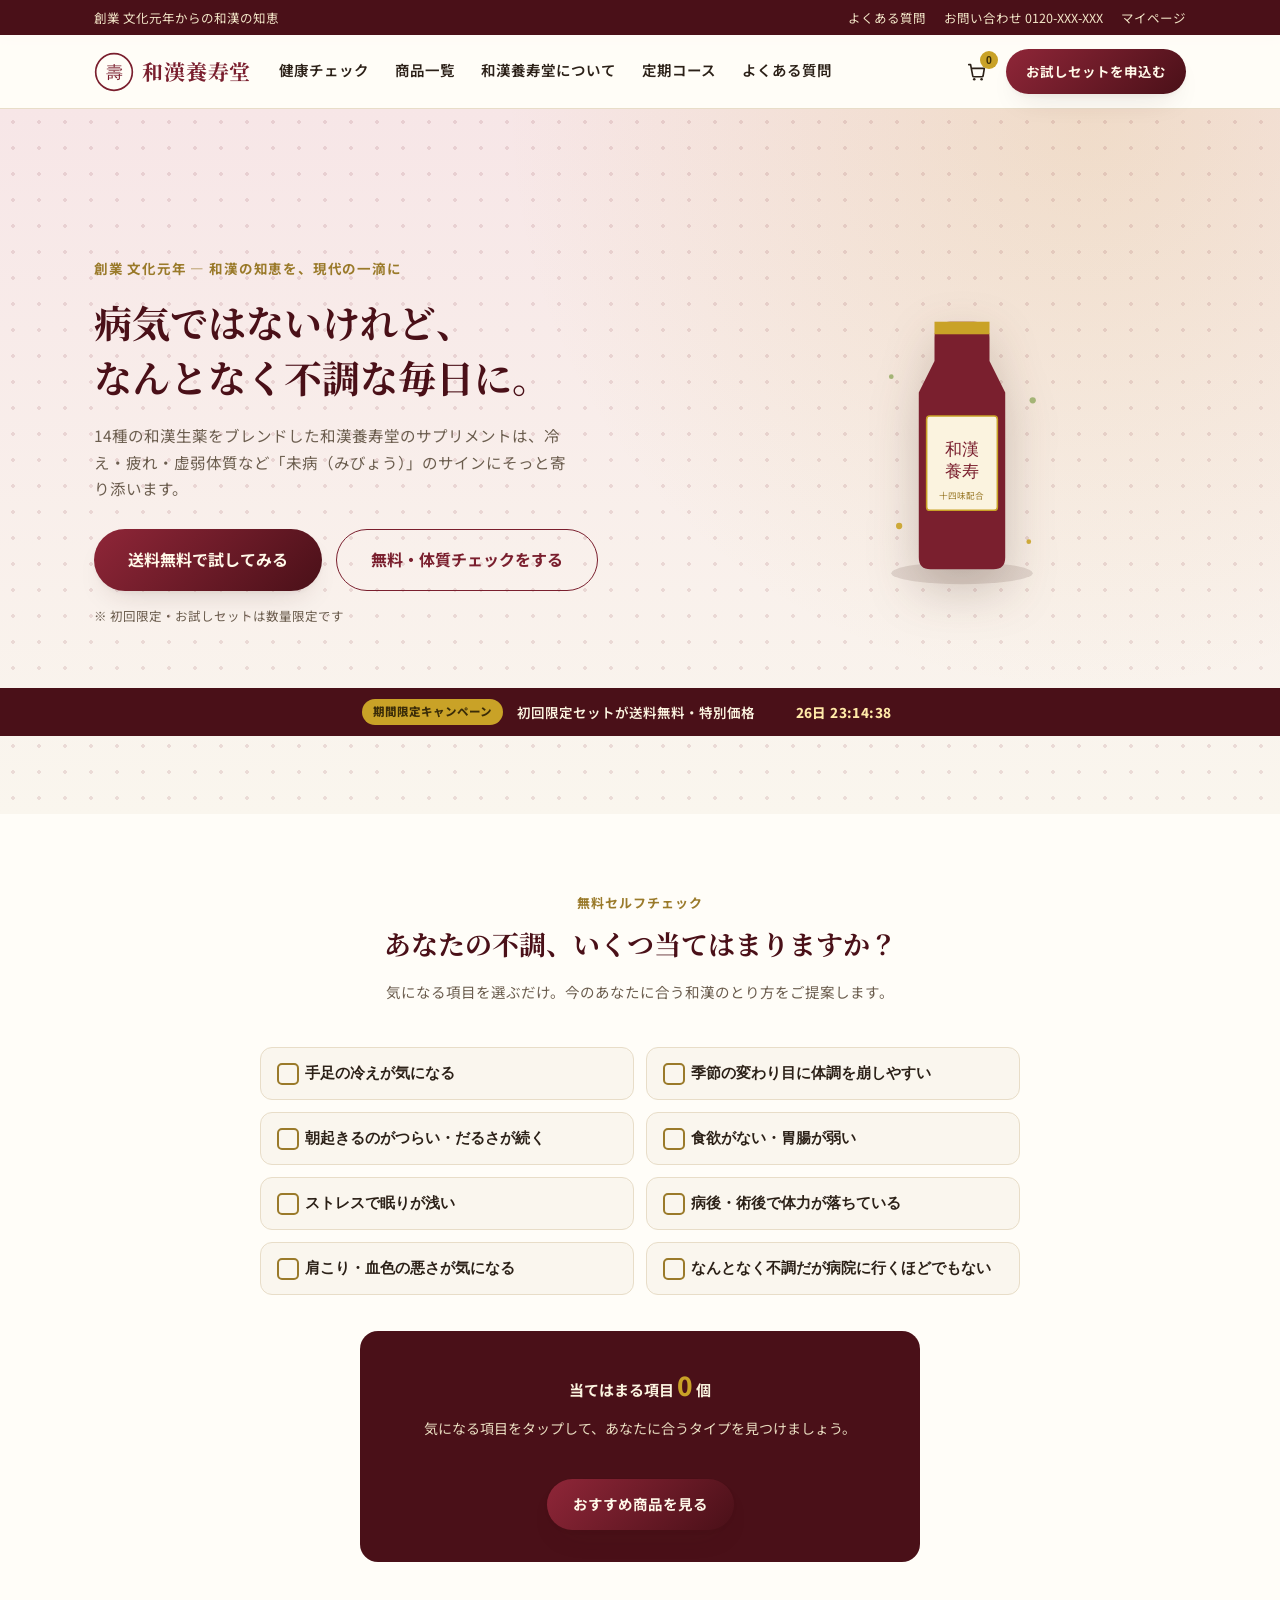
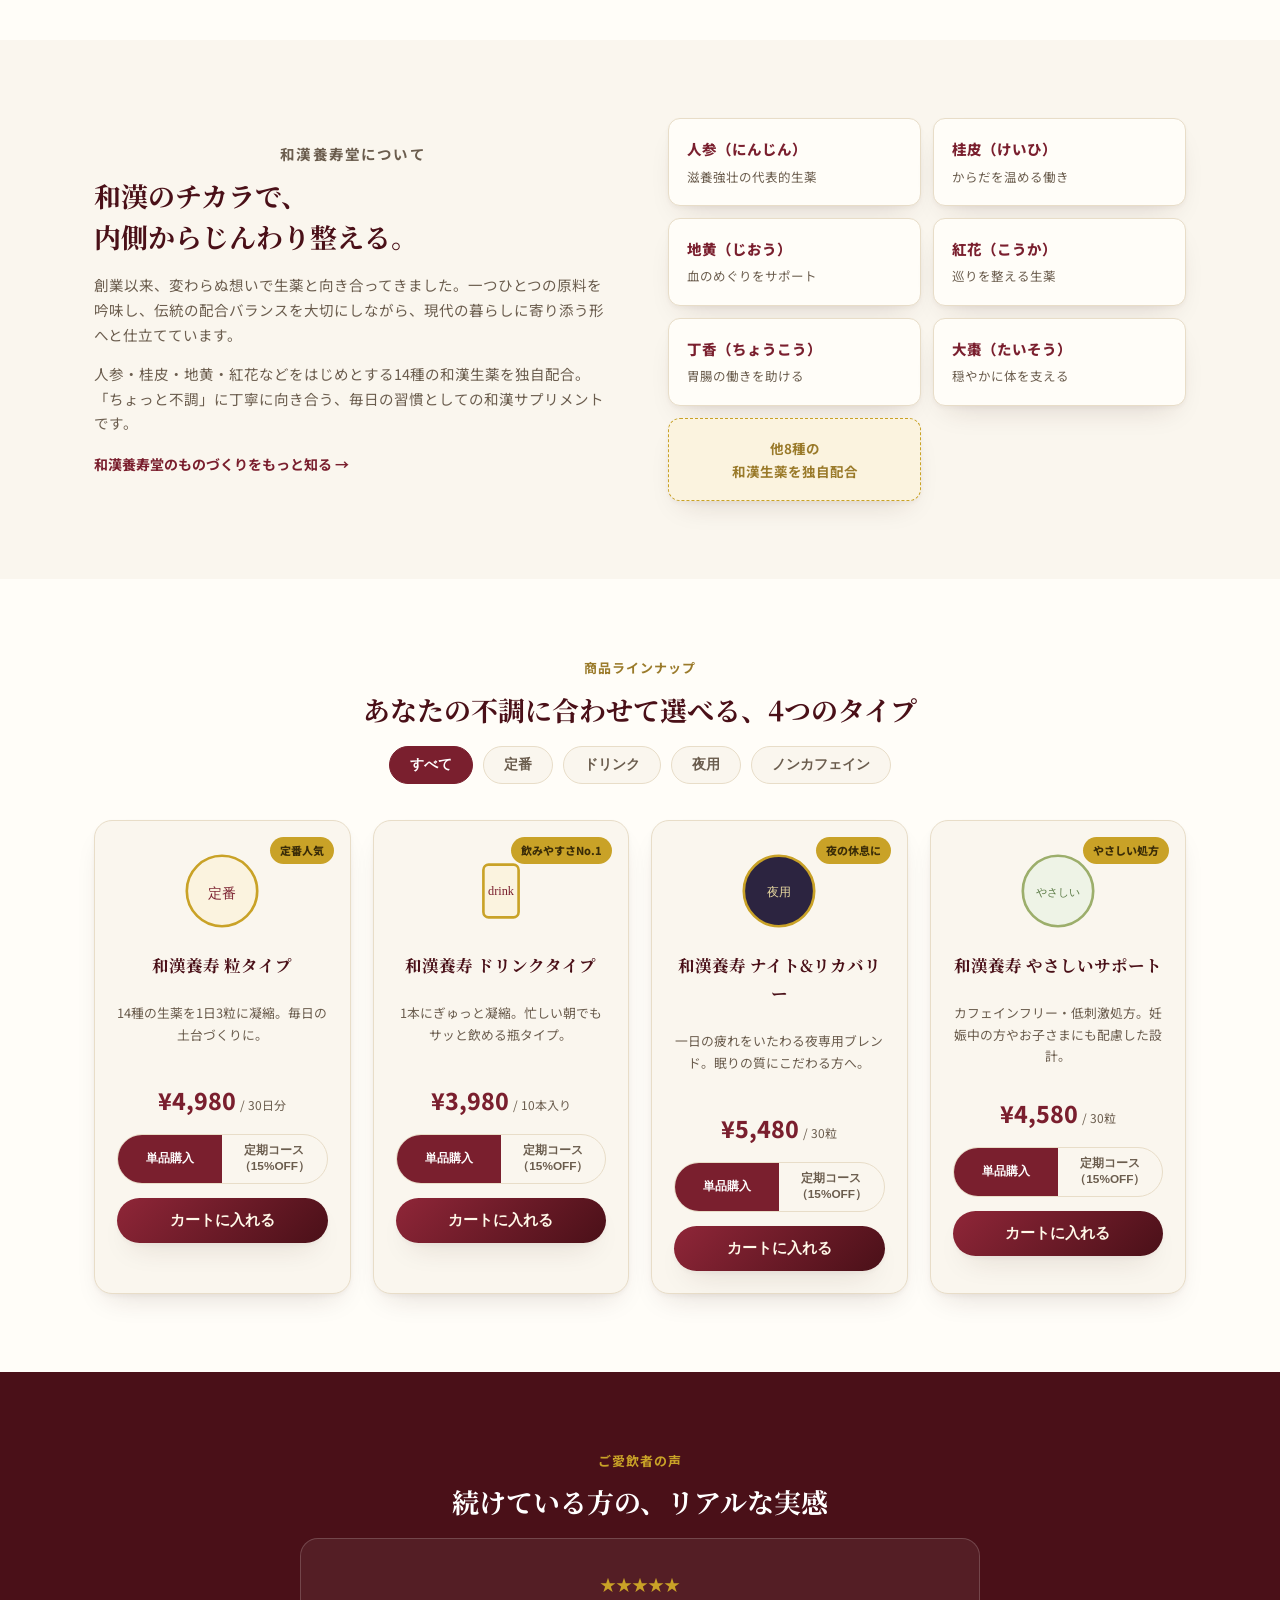
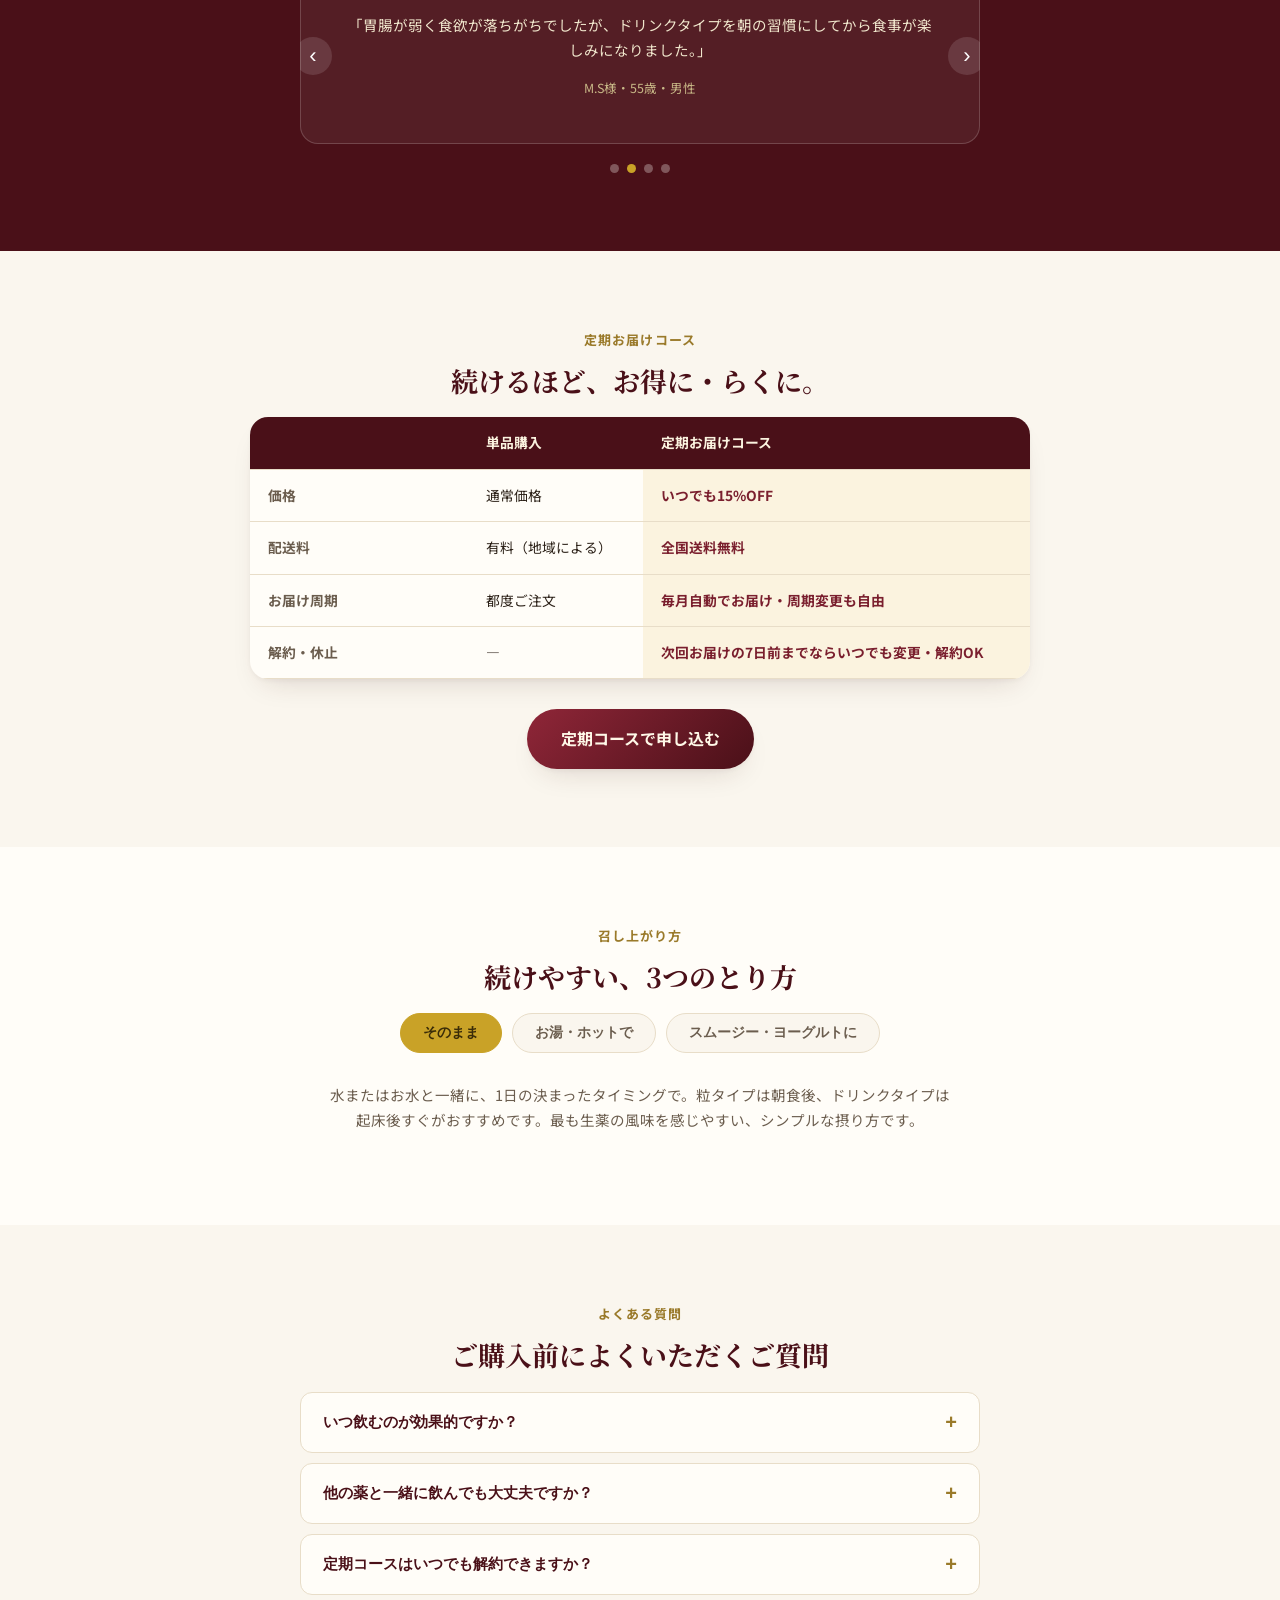
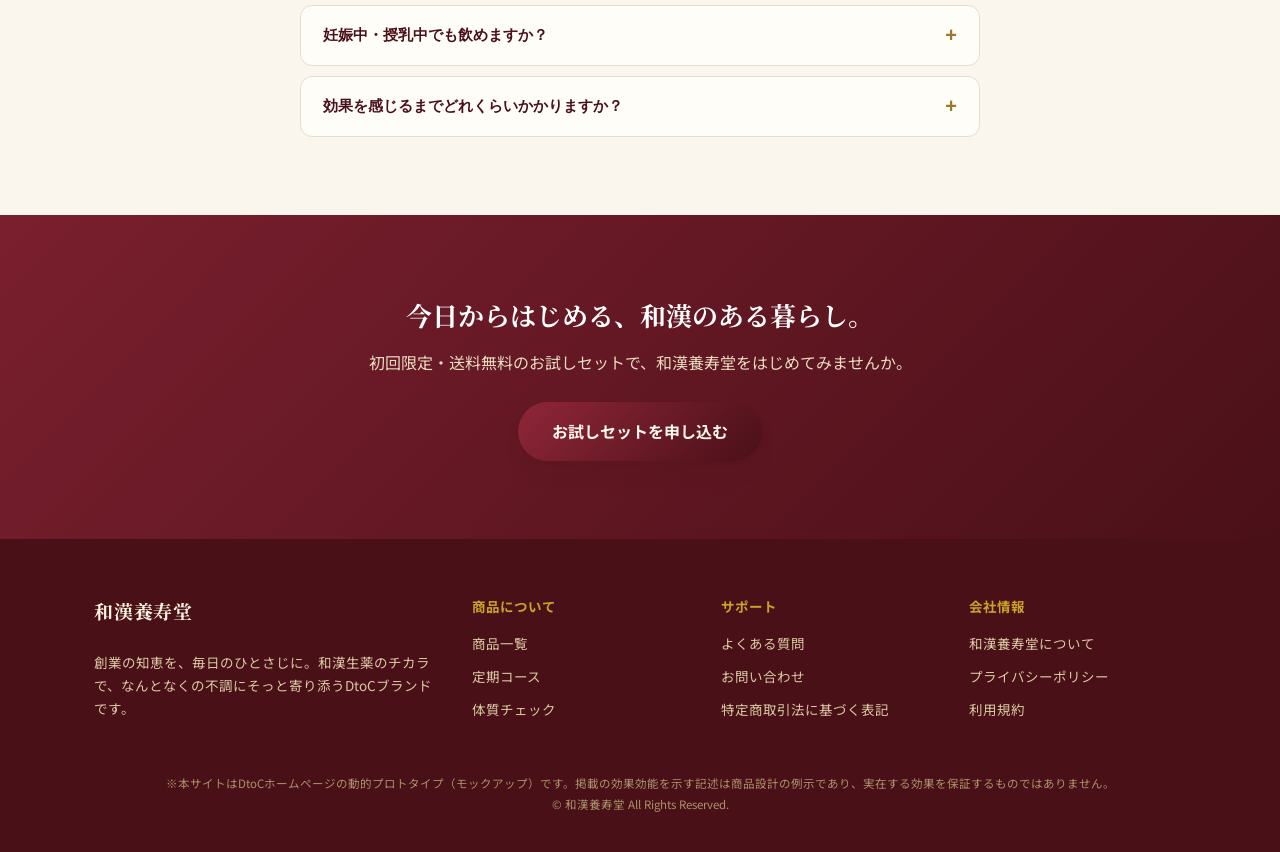
<file: kampo-dtoc/index.html>
<!DOCTYPE html>
<html lang="ja">
<head>
<meta charset="UTF-8">
<meta name="viewport" content="width=device-width, initial-scale=1.0">
<title>和漢養寿堂｜創業の知恵を、毎日のひとさじに｜公式オンラインストア</title>
<meta name="description" content="14種の和漢生薬をブレンドした和漢養寿堂の公式DtoCサイト。冷え・疲労・虚弱体質など、なんとなくの不調に寄り添う漢方サプリメントを直販でお届けします。">
<link rel="preconnect" href="https://fonts.googleapis.com">
<link rel="stylesheet" href="assets/style.css">
</head>
<body>

<!-- ============ ヘッダー ============ -->
<div class="top-bar">
  <div class="top-bar-inner">
    <span class="top-bar-item">創業 文化元年からの和漢の知恵</span>
    <div class="top-bar-links">
      <a href="#faq">よくある質問</a>
      <a href="#">お問い合わせ 0120-XXX-XXX</a>
      <a href="#">マイページ</a>
    </div>
  </div>
</div>

<header class="site-header" id="site-header">
  <div class="header-inner">
    <a href="#top" class="logo" aria-label="和漢養寿堂 トップページ">
      <span class="logo-mark" aria-hidden="true">
        <svg viewBox="0 0 48 48" width="40" height="40"><circle cx="24" cy="24" r="22" fill="none" stroke="currentColor" stroke-width="2"/><text x="24" y="31" text-anchor="middle" font-size="20" font-family="serif" fill="currentColor">壽</text></svg>
      </span>
      <span class="logo-text">和漢養寿堂</span>
    </a>

    <nav class="main-nav" id="main-nav">
      <a href="#check">健康チェック</a>
      <a href="#products">商品一覧</a>
      <a href="#about">和漢養寿堂について</a>
      <a href="#subscription">定期コース</a>
      <a href="#faq">よくある質問</a>
    </nav>

    <div class="header-actions">
      <button class="cart-btn" id="cart-btn" aria-label="カート">
        <svg viewBox="0 0 24 24" width="22" height="22" fill="none"><path d="M3 4h2l2.4 12.4a1 1 0 001 .8h9.2a1 1 0 001-.78L20 8H6" stroke="currentColor" stroke-width="1.8" stroke-linecap="round" stroke-linejoin="round"/><circle cx="9" cy="20" r="1.4" fill="currentColor"/><circle cx="17" cy="20" r="1.4" fill="currentColor"/></svg>
        <span class="cart-count" id="cart-count">0</span>
      </button>
      <a href="#products" class="btn btn-primary header-cta">お試しセットを申込む</a>
      <button class="hamburger" id="hamburger" aria-label="メニューを開く" aria-expanded="false">
        <span></span><span></span><span></span>
      </button>
    </div>
  </div>
</header>

<!-- ============ ヒーロー ============ -->
<main id="top">
<section class="hero" id="hero">
  <div class="hero-pattern" aria-hidden="true"></div>
  <div class="hero-inner">
    <div class="hero-copy">
      <p class="hero-eyebrow">創業 文化元年 ― 和漢の知恵を、現代の一滴に</p>
      <h1>病気ではないけれど、<br>なんとなく不調な毎日に。</h1>
      <p class="hero-lead">14種の和漢生薬をブレンドした和漢養寿堂のサプリメントは、冷え・疲れ・虚弱体質など「未病（みびょう）」のサインにそっと寄り添います。</p>
      <div class="hero-actions">
        <a href="#products" class="btn btn-primary btn-lg">送料無料で試してみる</a>
        <a href="#check" class="btn btn-ghost btn-lg">無料・体質チェックをする</a>
      </div>
      <p class="hero-note">※ 初回限定・お試しセットは数量限定です</p>
    </div>
    <div class="hero-visual" aria-hidden="true">
      <svg viewBox="0 0 280 360" class="bottle-illust">
        <ellipse cx="140" cy="340" rx="90" ry="14" fill="rgba(60,30,20,0.12)"/>
        <path d="M105 70 L105 40 Q105 20 125 20 L155 20 Q175 20 175 40 L175 70 L195 110 L195 320 Q195 335 180 335 L100 335 Q85 335 85 320 L85 110 Z" fill="#7a1f2e"/>
        <rect x="105" y="20" width="70" height="16" fill="#c9a227"/>
        <rect x="95" y="140" width="90" height="120" rx="4" fill="#fbf3df" stroke="#c9a227" stroke-width="2"/>
        <text x="140" y="190" text-anchor="middle" font-family="serif" font-size="22" fill="#7a1f2e">和漢</text>
        <text x="140" y="218" text-anchor="middle" font-family="serif" font-size="22" fill="#7a1f2e">養寿</text>
        <text x="140" y="246" text-anchor="middle" font-size="11" fill="#9a7a2a">十四味配合</text>
        <g opacity="0.9">
          <circle cx="50" cy="90" r="3" fill="#9cae6b"/>
          <circle cx="230" cy="120" r="4" fill="#9cae6b"/>
          <circle cx="60" cy="280" r="4" fill="#c9a227"/>
          <circle cx="225" cy="300" r="3" fill="#c9a227"/>
        </g>
      </svg>
    </div>
  </div>

  <div class="campaign-strip">
    <span class="campaign-label">期間限定キャンペーン</span>
    <span class="campaign-text">初回限定セットが送料無料・特別価格</span>
    <span class="campaign-timer" id="countdown" aria-live="polite">--日 --:--:--</span>
  </div>
</section>

<!-- ============ 体質チェック ============ -->
<section class="check-section" id="check">
  <div class="container">
    <p class="section-eyebrow">無料セルフチェック</p>
    <h2 class="section-title">あなたの不調、いくつ当てはまりますか？</h2>
    <p class="section-lead">気になる項目を選ぶだけ。今のあなたに合う和漢のとり方をご提案します。</p>

    <div class="check-grid" id="check-grid">
      <button class="check-item" data-symptom>手足の冷えが気になる</button>
      <button class="check-item" data-symptom>季節の変わり目に体調を崩しやすい</button>
      <button class="check-item" data-symptom>朝起きるのがつらい・だるさが続く</button>
      <button class="check-item" data-symptom>食欲がない・胃腸が弱い</button>
      <button class="check-item" data-symptom>ストレスで眠りが浅い</button>
      <button class="check-item" data-symptom>病後・術後で体力が落ちている</button>
      <button class="check-item" data-symptom>肩こり・血色の悪さが気になる</button>
      <button class="check-item" data-symptom>なんとなく不調だが病院に行くほどでもない</button>
    </div>

    <div class="check-result" id="check-result">
      <div class="check-result-count">
        当てはまる項目 <span id="check-count">0</span> 個
      </div>
      <p class="check-result-message" id="check-message">気になる項目をタップして、あなたに合うタイプを見つけましょう。</p>
      <a href="#products" class="btn btn-primary" id="check-cta">おすすめ商品を見る</a>
    </div>
  </div>
</section>

<!-- ============ 和漢養寿堂について ============ -->
<section class="about-section" id="about">
  <div class="container about-grid">
    <div class="about-copy">
      <p class="section-eyebrow">和漢養寿堂について</p>
      <h2 class="section-title">和漢のチカラで、<br>内側からじんわり整える。</h2>
      <p>創業以来、変わらぬ想いで生薬と向き合ってきました。一つひとつの原料を吟味し、伝統の配合バランスを大切にしながら、現代の暮らしに寄り添う形へと仕立てています。</p>
      <p>人参・桂皮・地黄・紅花などをはじめとする14種の和漢生薬を独自配合。「ちょっと不調」に丁寧に向き合う、毎日の習慣としての和漢サプリメントです。</p>
      <a href="#" class="text-link">和漢養寿堂のものづくりをもっと知る →</a>
    </div>
    <div class="herb-grid" id="herb-grid">
      <div class="herb-card"><span class="herb-name">人参（にんじん）</span><span class="herb-desc">滋養強壮の代表的生薬</span></div>
      <div class="herb-card"><span class="herb-name">桂皮（けいひ）</span><span class="herb-desc">からだを温める働き</span></div>
      <div class="herb-card"><span class="herb-name">地黄（じおう）</span><span class="herb-desc">血のめぐりをサポート</span></div>
      <div class="herb-card"><span class="herb-name">紅花（こうか）</span><span class="herb-desc">巡りを整える生薬</span></div>
      <div class="herb-card"><span class="herb-name">丁香（ちょうこう）</span><span class="herb-desc">胃腸の働きを助ける</span></div>
      <div class="herb-card"><span class="herb-name">大棗（たいそう）</span><span class="herb-desc">穏やかに体を支える</span></div>
      <div class="herb-card more-herb">他8種の<br>和漢生薬を独自配合</div>
    </div>
  </div>
</section>

<!-- ============ 商品ラインナップ ============ -->
<section class="products-section" id="products">
  <div class="container">
    <p class="section-eyebrow">商品ラインナップ</p>
    <h2 class="section-title">あなたの不調に合わせて選べる、4つのタイプ</h2>

    <div class="filter-tabs" id="filter-tabs" role="tablist">
      <button class="filter-tab active" data-filter="all">すべて</button>
      <button class="filter-tab" data-filter="standard">定番</button>
      <button class="filter-tab" data-filter="drink">ドリンク</button>
      <button class="filter-tab" data-filter="night">夜用</button>
      <button class="filter-tab" data-filter="caffeine-free">ノンカフェイン</button>
    </div>

    <div class="product-grid" id="product-grid">

      <article class="product-card" data-category="standard" id="standard">
        <div class="product-badge">定番人気</div>
        <div class="product-visual"><svg viewBox="0 0 100 100"><circle cx="50" cy="50" r="40" fill="#fbf3df" stroke="#c9a227" stroke-width="3"/><text x="50" y="58" text-anchor="middle" font-family="serif" font-size="16" fill="#7a1f2e">定番</text></svg></div>
        <h3>和漢養寿 粒タイプ</h3>
        <p class="product-desc">14種の生薬を1日3粒に凝縮。毎日の土台づくりに。</p>
        <div class="product-price" data-single="4980" data-sub="4233">
          <span class="price-value">¥4,980</span><span class="price-unit">/ 30日分</span>
        </div>
        <div class="plan-toggle" role="group" aria-label="購入プラン">
          <button class="plan-btn active" data-plan="single">単品購入</button>
          <button class="plan-btn" data-plan="sub">定期コース（15%OFF）</button>
        </div>
        <button class="btn btn-primary add-cart-btn">カートに入れる</button>
      </article>

      <article class="product-card" data-category="drink" id="drink">
        <div class="product-badge">飲みやすさNo.1</div>
        <div class="product-visual"><svg viewBox="0 0 100 100"><rect x="30" y="20" width="40" height="60" rx="6" fill="#fbf3df" stroke="#c9a227" stroke-width="3"/><text x="50" y="55" text-anchor="middle" font-family="serif" font-size="14" fill="#7a1f2e">drink</text></svg></div>
        <h3>和漢養寿 ドリンクタイプ</h3>
        <p class="product-desc">1本にぎゅっと凝縮。忙しい朝でもサッと飲める瓶タイプ。</p>
        <div class="product-price" data-single="3980" data-sub="3383">
          <span class="price-value">¥3,980</span><span class="price-unit">/ 10本入り</span>
        </div>
        <div class="plan-toggle" role="group" aria-label="購入プラン">
          <button class="plan-btn active" data-plan="single">単品購入</button>
          <button class="plan-btn" data-plan="sub">定期コース（15%OFF）</button>
        </div>
        <button class="btn btn-primary add-cart-btn">カートに入れる</button>
      </article>

      <article class="product-card" data-category="night" id="night">
        <div class="product-badge">夜の休息に</div>
        <div class="product-visual"><svg viewBox="0 0 100 100"><circle cx="50" cy="50" r="40" fill="#2c2440" stroke="#c9a227" stroke-width="3"/><text x="50" y="56" text-anchor="middle" font-family="serif" font-size="14" fill="#e8d9a0">夜用</text></svg></div>
        <h3>和漢養寿 ナイト&amp;リカバリー</h3>
        <p class="product-desc">一日の疲れをいたわる夜専用ブレンド。眠りの質にこだわる方へ。</p>
        <div class="product-price" data-single="5480" data-sub="4658">
          <span class="price-value">¥5,480</span><span class="price-unit">/ 30粒</span>
        </div>
        <div class="plan-toggle" role="group" aria-label="購入プラン">
          <button class="plan-btn active" data-plan="single">単品購入</button>
          <button class="plan-btn" data-plan="sub">定期コース（15%OFF）</button>
        </div>
        <button class="btn btn-primary add-cart-btn">カートに入れる</button>
      </article>

      <article class="product-card" data-category="caffeine-free" id="caffeine-free">
        <div class="product-badge">やさしい処方</div>
        <div class="product-visual"><svg viewBox="0 0 100 100"><circle cx="50" cy="50" r="40" fill="#eef3e6" stroke="#9cae6b" stroke-width="3"/><text x="50" y="56" text-anchor="middle" font-family="serif" font-size="12" fill="#5b7a45">やさしい</text></svg></div>
        <h3>和漢養寿 やさしいサポート</h3>
        <p class="product-desc">カフェインフリー・低刺激処方。妊娠中の方やお子さまにも配慮した設計。</p>
        <div class="product-price" data-single="4580" data-sub="3893">
          <span class="price-value">¥4,580</span><span class="price-unit">/ 30粒</span>
        </div>
        <div class="plan-toggle" role="group" aria-label="購入プラン">
          <button class="plan-btn active" data-plan="single">単品購入</button>
          <button class="plan-btn" data-plan="sub">定期コース（15%OFF）</button>
        </div>
        <button class="btn btn-primary add-cart-btn">カートに入れる</button>
      </article>

    </div>
  </div>
</section>

<!-- ============ お客様の声 ============ -->
<section class="testimonials-section">
  <div class="container">
    <p class="section-eyebrow">ご愛飲者の声</p>
    <h2 class="section-title">続けている方の、リアルな実感</h2>

    <div class="testimonial-carousel" id="testimonial-carousel">
      <div class="testimonial-track" id="testimonial-track">
        <div class="testimonial-card">
          <div class="stars">★★★★★</div>
          <p>「冷えが気になって始めましたが、半年続けたら朝の重さが減った気がします。粒も小さくて続けやすいです。」</p>
          <p class="testimonial-name">K.T様・48歳・女性</p>
        </div>
        <div class="testimonial-card">
          <div class="stars">★★★★★</div>
          <p>「胃腸が弱く食欲が落ちがちでしたが、ドリンクタイプを朝の習慣にしてから食事が楽しみになりました。」</p>
          <p class="testimonial-name">M.S様・55歳・男性</p>
        </div>
        <div class="testimonial-card">
          <div class="stars">★★★★☆</div>
          <p>「定期コースで自動的に届くので続けやすい。ナイトタイプは寝る前のお守りのような存在です。」</p>
          <p class="testimonial-name">A.N様・39歳・女性</p>
        </div>
        <div class="testimonial-card">
          <div class="stars">★★★★★</div>
          <p>「術後の体力づくりに勧められて開始。無理なく続けられる味と粒の大きさが気に入っています。」</p>
          <p class="testimonial-name">Y.H様・62歳・男性</p>
        </div>
      </div>
      <button class="carousel-arrow prev" id="carousel-prev" aria-label="前へ">‹</button>
      <button class="carousel-arrow next" id="carousel-next" aria-label="次へ">›</button>
      <div class="carousel-dots" id="carousel-dots"></div>
    </div>
  </div>
</section>

<!-- ============ 定期コース ============ -->
<section class="subscription-section" id="subscription">
  <div class="container">
    <p class="section-eyebrow">定期お届けコース</p>
    <h2 class="section-title">続けるほど、お得に・らくに。</h2>

    <table class="compare-table">
      <thead>
        <tr><th></th><th>単品購入</th><th class="highlight-col">定期お届けコース</th></tr>
      </thead>
      <tbody>
        <tr><td>価格</td><td>通常価格</td><td class="highlight-col">いつでも15%OFF</td></tr>
        <tr><td>配送料</td><td>有料（地域による）</td><td class="highlight-col">全国送料無料</td></tr>
        <tr><td>お届け周期</td><td>都度ご注文</td><td class="highlight-col">毎月自動でお届け・周期変更も自由</td></tr>
        <tr><td>解約・休止</td><td>―</td><td class="highlight-col">次回お届けの7日前までならいつでも変更・解約OK</td></tr>
      </tbody>
    </table>
    <div class="subscription-cta">
      <a href="#products" class="btn btn-primary btn-lg">定期コースで申し込む</a>
    </div>
  </div>
</section>

<!-- ============ 摂り方ガイド ============ -->
<section class="howto-section">
  <div class="container">
    <p class="section-eyebrow">召し上がり方</p>
    <h2 class="section-title">続けやすい、3つのとり方</h2>

    <div class="howto-tabs" id="howto-tabs" role="tablist">
      <button class="howto-tab active" data-howto="plain">そのまま</button>
      <button class="howto-tab" data-howto="hot">お湯・ホットで</button>
      <button class="howto-tab" data-howto="smoothie">スムージー・ヨーグルトに</button>
    </div>

    <div class="howto-panels">
      <div class="howto-panel active" data-howto-panel="plain">
        <p>水またはお水と一緒に、1日の決まったタイミングで。粒タイプは朝食後、ドリンクタイプは起床後すぐがおすすめです。最も生薬の風味を感じやすい、シンプルな摂り方です。</p>
      </div>
      <div class="howto-panel" data-howto-panel="hot">
        <p>ドリンクタイプはお湯で割って、ホットでも。冷えが気になる季節には、体を内側からじんわり温める一杯としてお楽しみいただけます。</p>
      </div>
      <div class="howto-panel" data-howto-panel="smoothie">
        <p>粒タイプを潰してヨーグルトやスムージーに混ぜれば、毎日の食習慣の中に無理なく取り入れられます。お子さまと一緒に楽しみたい方にもおすすめです。</p>
      </div>
    </div>
  </div>
</section>

<!-- ============ FAQ ============ -->
<section class="faq-section" id="faq">
  <div class="container">
    <p class="section-eyebrow">よくある質問</p>
    <h2 class="section-title">ご購入前によくいただくご質問</h2>

    <div class="faq-list" id="faq-list">
      <div class="faq-item">
        <button class="faq-question">いつ飲むのが効果的ですか？</button>
        <div class="faq-answer"><p>毎日同じタイミングで続けていただくことが大切です。朝食後や起床後など、ご自身が続けやすい時間帯をおすすめしています。</p></div>
      </div>
      <div class="faq-item">
        <button class="faq-question">他の薬と一緒に飲んでも大丈夫ですか？</button>
        <div class="faq-answer"><p>持病やお薬を服用中の方は、念のためかかりつけの医師・薬剤師にご相談の上でお召しいただくことをおすすめします。</p></div>
      </div>
      <div class="faq-item">
        <button class="faq-question">定期コースはいつでも解約できますか？</button>
        <div class="faq-answer"><p>はい。次回お届けの7日前までにマイページまたはお電話にてご連絡いただければ、いつでも休止・解約が可能です。</p></div>
      </div>
      <div class="faq-item">
        <button class="faq-question">妊娠中・授乳中でも飲めますか？</button>
        <div class="faq-answer"><p>「やさしいサポート」シリーズはカフェインフリー・低刺激処方ですが、念のため事前に医師にご相談の上でのご利用をおすすめします。</p></div>
      </div>
      <div class="faq-item">
        <button class="faq-question">効果を感じるまでどれくらいかかりますか？</button>
        <div class="faq-answer"><p>体質や生活習慣により異なりますが、まずは3ヶ月程度を目安に、毎日続けていただくことをおすすめしています。</p></div>
      </div>
    </div>
  </div>
</section>

<!-- ============ 最終CTA ============ -->
<section class="final-cta">
  <div class="container">
    <h2>今日からはじめる、和漢のある暮らし。</h2>
    <p>初回限定・送料無料のお試しセットで、和漢養寿堂をはじめてみませんか。</p>
    <a href="#products" class="btn btn-primary btn-lg">お試しセットを申し込む</a>
  </div>
</section>

</main>

<!-- ============ フッター ============ -->
<footer class="site-footer">
  <div class="container footer-grid">
    <div class="footer-col">
      <span class="logo-text footer-logo">和漢養寿堂</span>
      <p>創業の知恵を、毎日のひとさじに。和漢生薬のチカラで、なんとなくの不調にそっと寄り添うDtoCブランドです。</p>
    </div>
    <div class="footer-col">
      <h4>商品について</h4>
      <a href="#products">商品一覧</a>
      <a href="#subscription">定期コース</a>
      <a href="#check">体質チェック</a>
    </div>
    <div class="footer-col">
      <h4>サポート</h4>
      <a href="#faq">よくある質問</a>
      <a href="#">お問い合わせ</a>
      <a href="#">特定商取引法に基づく表記</a>
    </div>
    <div class="footer-col">
      <h4>会社情報</h4>
      <a href="#about">和漢養寿堂について</a>
      <a href="#">プライバシーポリシー</a>
      <a href="#">利用規約</a>
    </div>
  </div>
  <p class="footer-copyright">※本サイトはDtoCホームページの動的プロトタイプ（モックアップ）です。掲載の効果効能を示す記述は商品設計の例示であり、実在する効果を保証するものではありません。<br>© 和漢養寿堂 All Rights Reserved.</p>
</footer>

<!-- ============ モバイル固定CTA ============ -->
<div class="sticky-cta" id="sticky-cta">
  <span>初回限定 送料無料</span>
  <a href="#products" class="btn btn-primary">お試しセットを見る</a>
</div>

<div class="toast" id="toast"></div>

<script src="assets/app.js"></script>
</body>
</html>
</file>
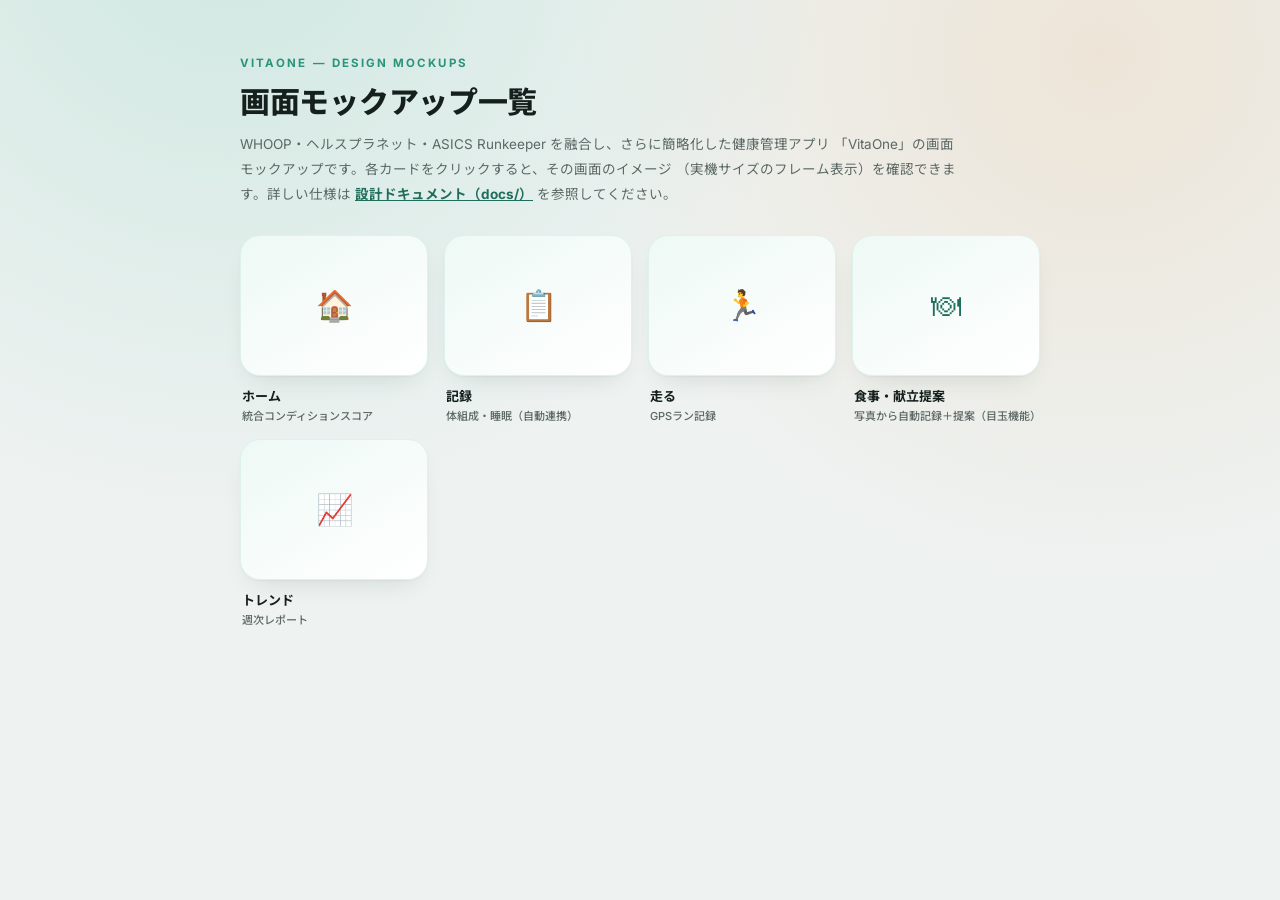
<file: mockups/index.html>
<!DOCTYPE html>
<html lang="ja">
<head>
<meta charset="UTF-8">
<meta name="viewport" content="width=device-width, initial-scale=1.0">
<title>VitaOne モックアップ一覧</title>
<link rel="stylesheet" href="assets/style.css">
<script defer src="assets/app.js"></script>
<style>
  body { display: block; padding: 56px 20px; }
  .wrap { max-width: 800px; margin: 0 auto; }
  .eyebrow {
    font-size: 11.5px; font-weight: 700; letter-spacing: 0.18em; text-transform: uppercase;
    color: var(--teal-600); margin: 0 0 8px;
  }
  h1 { font-family:'Noto Sans JP',sans-serif; font-size: 30px; font-weight: 800; letter-spacing: -0.01em; margin: 0 0 10px; }
</style>
</head>
<body>
<div class="wrap">
  <p class="eyebrow">VitaOne — Design Mockups</p>
  <h1>画面モックアップ一覧</h1>
  <p class="intro" style="margin-left:0;">
    WHOOP・ヘルスプラネット・ASICS Runkeeper を融合し、さらに簡略化した健康管理アプリ
    「VitaOne」の画面モックアップです。各カードをクリックすると、その画面のイメージ
    （実機サイズのフレーム表示）を確認できます。詳しい仕様は
    <a href="../README.md" style="color:var(--teal-700); font-weight:700;">設計ドキュメント（docs/）</a> を参照してください。
  </p>

  <div class="gallery">
    <a class="gallery-link" href="home.html">
      <div class="item">🏠</div>
      <p>ホーム<span>統合コンディションスコア</span></p>
    </a>
    <a class="gallery-link" href="record.html">
      <div class="item">📋</div>
      <p>記録<span>体組成・睡眠（自動連携）</span></p>
    </a>
    <a class="gallery-link" href="run.html">
      <div class="item">🏃</div>
      <p>走る<span>GPSラン記録</span></p>
    </a>
    <a class="gallery-link" href="meal.html">
      <div class="item">🍽</div>
      <p>食事・献立提案<span>写真から自動記録＋提案（目玉機能）</span></p>
    </a>
    <a class="gallery-link" href="trend.html">
      <div class="item">📈</div>
      <p>トレンド<span>週次レポート</span></p>
    </a>
  </div>
</div>
</body>
</html>
</file>
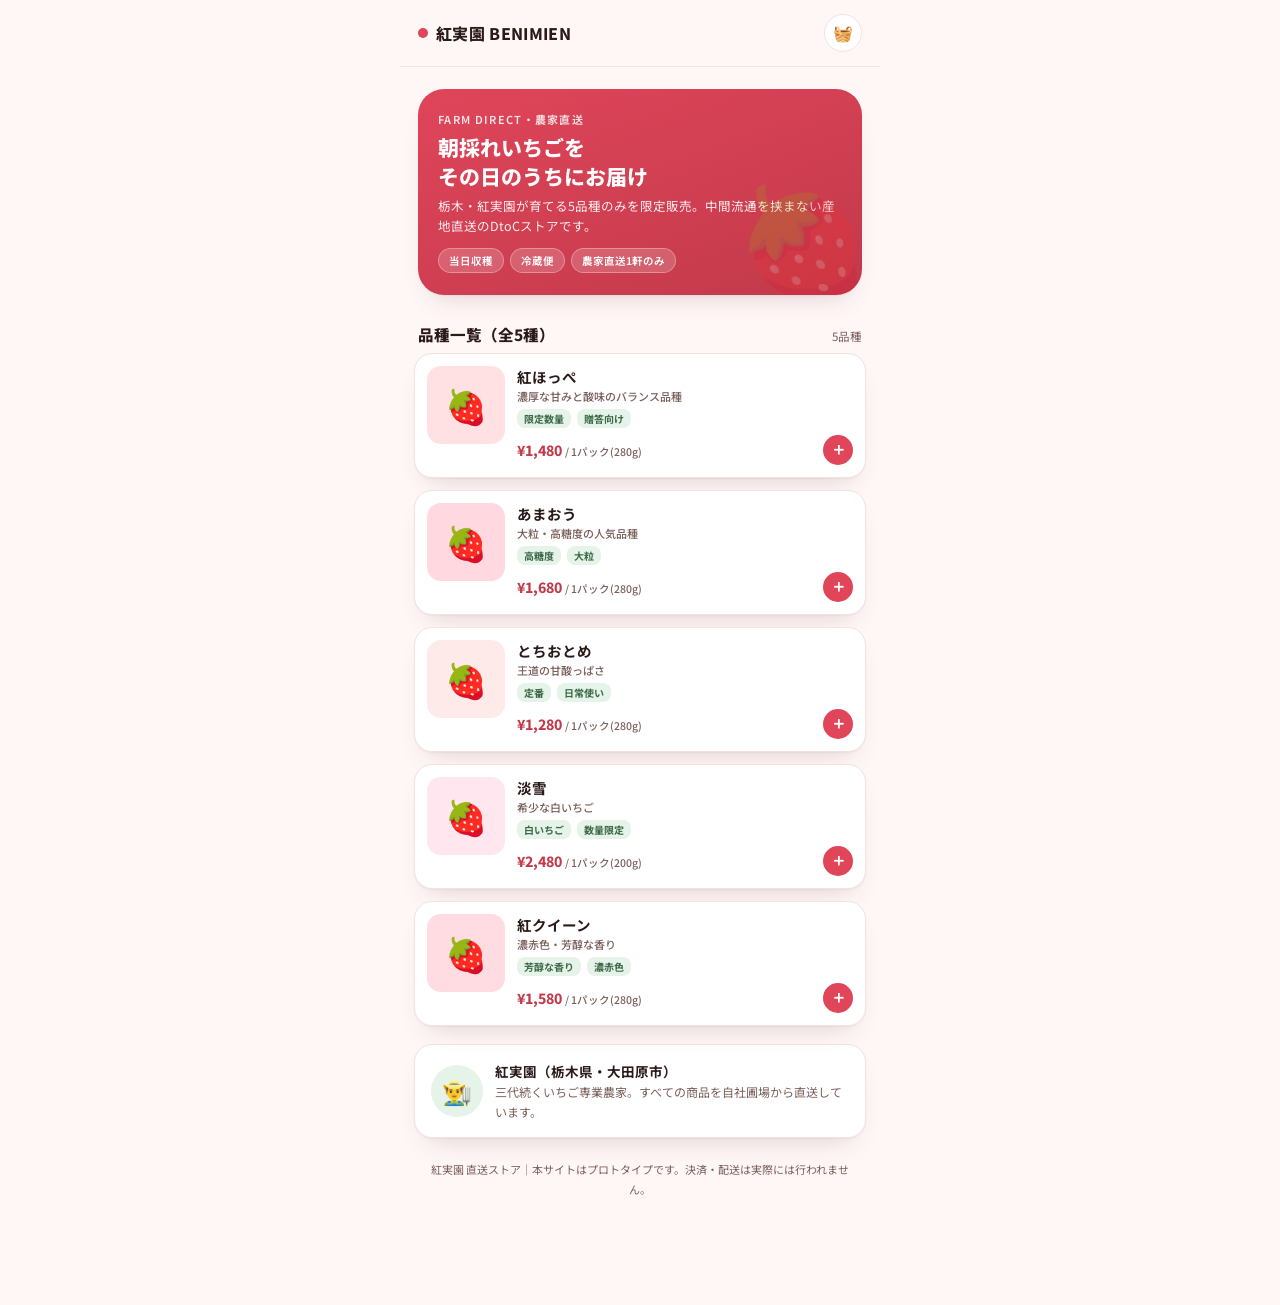
<file: ichigo_shop_prototype.html>
<!DOCTYPE html>
<html lang="ja">
<head>
<meta charset="UTF-8">
<meta name="viewport" content="width=device-width, initial-scale=1.0, viewport-fit=cover">
<title>紅実園（べにみえん）｜農家直送いちご専門ストア</title>
<style>
@import url('https://fonts.googleapis.com/css2?family=Inter:wght@400;500;600;700;800&family=Noto+Sans+JP:wght@400;500;700;800&display=swap');

:root{
  --bg:#fff7f6;
  --card:#ffffff;
  --ink:#2a1a18;
  --ink-soft:#7a5f5b;
  --line:#f3e2df;
  --red-700:#c23a4a;
  --red-600:#e0455a;
  --red-500:#ec5d6f;
  --red-100:#fde3e6;
  --red-50:#fff1f2;
  --green-700:#3d6b4a;
  --green-100:#e6f3e8;
  --gold-600:#cf9a32;
  --radius-xl:26px;
  --radius-lg:18px;
  --radius-md:14px;
  --radius-sm:10px;
  --shadow-card:0 1px 2px rgba(40,10,10,0.04),0 14px 28px -14px rgba(60,10,15,0.18);
  --shadow-float:0 18px 38px -12px rgba(60,10,15,0.32);
}
*{box-sizing:border-box;}
body{margin:0;background:var(--bg);color:var(--ink);font-family:"Noto Sans JP","Inter",sans-serif;-webkit-font-smoothing:antialiased;}
a{color:inherit;text-decoration:none;}
img{max-width:100%;display:block;}
.wrap{max-width:480px;margin:0 auto;min-height:100vh;background:var(--bg);position:relative;padding-bottom:96px;}

/* header */
.header{position:sticky;top:0;z-index:30;background:rgba(255,247,246,0.92);backdrop-filter:blur(10px);border-bottom:1px solid var(--line);padding:14px 18px;display:flex;align-items:center;justify-content:space-between;}
.brand{display:flex;align-items:center;gap:8px;font-weight:800;font-size:16px;letter-spacing:.02em;}
.brand .dot{width:10px;height:10px;border-radius:50%;background:var(--red-600);}
.cart-btn{position:relative;width:38px;height:38px;border-radius:50%;background:#fff;border:1px solid var(--line);display:flex;align-items:center;justify-content:center;font-size:16px;cursor:pointer;}
.cart-badge{position:absolute;top:-4px;right:-4px;background:var(--red-600);color:#fff;font-size:10px;font-weight:700;min-width:17px;height:17px;border-radius:9px;display:flex;align-items:center;justify-content:center;padding:0 4px;}

/* hero */
.hero{padding:22px 18px 8px;}
.hero-card{border-radius:var(--radius-xl);background:linear-gradient(160deg,var(--red-600),var(--red-700));color:#fff;padding:22px 20px;box-shadow:var(--shadow-card);position:relative;overflow:hidden;}
.hero-card::after{content:"🍓";position:absolute;right:-10px;bottom:-20px;font-size:110px;opacity:.18;}
.hero-eyebrow{font-size:11px;letter-spacing:.12em;opacity:.85;font-weight:600;}
.hero-title{font-size:21px;font-weight:800;margin:6px 0 4px;line-height:1.4;}
.hero-sub{font-size:12.5px;opacity:.9;line-height:1.6;}
.hero-tags{display:flex;gap:6px;margin-top:12px;flex-wrap:wrap;}
.tag{font-size:10.5px;background:rgba(255,255,255,0.18);border:1px solid rgba(255,255,255,0.3);border-radius:20px;padding:4px 10px;font-weight:600;}

/* section title */
.section-title{padding:20px 18px 8px;display:flex;align-items:baseline;justify-content:space-between;}
.section-title h2{font-size:15.5px;font-weight:800;margin:0;}
.section-title span{font-size:11.5px;color:var(--ink-soft);}

/* product list */
.products{padding:0 14px;display:flex;flex-direction:column;gap:12px;}
.pcard{display:flex;gap:12px;background:var(--card);border:1px solid var(--line);border-radius:var(--radius-lg);padding:12px;box-shadow:var(--shadow-card);cursor:pointer;transition:transform .15s ease;}
.pcard:active{transform:scale(0.98);}
.pimg{width:78px;height:78px;border-radius:var(--radius-md);flex:0 0 auto;display:flex;align-items:center;justify-content:center;font-size:34px;}
.pinfo{flex:1;min-width:0;display:flex;flex-direction:column;justify-content:center;gap:3px;}
.pname{font-size:14.5px;font-weight:700;}
.pname small{font-size:11px;color:var(--ink-soft);font-weight:500;display:block;margin-top:1px;}
.pmeta{display:flex;gap:6px;flex-wrap:wrap;margin-top:2px;}
.pmeta span{font-size:10px;background:var(--green-100);color:var(--green-700);border-radius:8px;padding:2px 7px;font-weight:700;}
.pfoot{display:flex;align-items:center;justify-content:space-between;margin-top:4px;}
.pprice{font-size:14px;font-weight:800;color:var(--red-700);}
.pprice small{font-size:10.5px;color:var(--ink-soft);font-weight:500;}
.addbtn{width:30px;height:30px;border-radius:50%;background:var(--red-600);color:#fff;border:none;font-size:17px;font-weight:700;display:flex;align-items:center;justify-content:center;cursor:pointer;}

/* farmer */
.farmer{margin:18px 14px 0;background:var(--card);border:1px solid var(--line);border-radius:var(--radius-lg);padding:16px;display:flex;gap:12px;align-items:center;box-shadow:var(--shadow-card);}
.farmer .favatar{width:52px;height:52px;border-radius:50%;background:var(--green-100);display:flex;align-items:center;justify-content:center;font-size:24px;flex:0 0 auto;}
.farmer .ftext{font-size:12px;line-height:1.6;color:var(--ink-soft);}
.farmer .ftext b{color:var(--ink);font-size:13.5px;}

/* bottom nav (cart bar) */
.cartbar{position:fixed;left:0;right:0;bottom:0;max-width:480px;margin:0 auto;background:#fff;border-top:1px solid var(--line);padding:10px 14px;display:flex;align-items:center;gap:10px;box-shadow:0 -8px 24px -12px rgba(60,10,15,0.18);z-index:40;}
.cartbar .ctotal{flex:1;}
.cartbar .ctotal .l1{font-size:10.5px;color:var(--ink-soft);}
.cartbar .ctotal .l2{font-size:15px;font-weight:800;color:var(--red-700);}
.btn-primary{background:var(--red-600);color:#fff;border:none;border-radius:999px;padding:12px 22px;font-size:13.5px;font-weight:700;cursor:pointer;box-shadow:var(--shadow-float);}
.btn-primary:disabled{opacity:.4;}

/* generic screen / modal sheets */
.sheet{position:fixed;inset:0;z-index:50;display:none;}
.sheet.active{display:block;}
.sheet-backdrop{position:absolute;inset:0;background:rgba(30,10,10,0.45);}
.sheet-panel{position:absolute;left:0;right:0;bottom:0;max-width:480px;margin:0 auto;background:var(--bg);border-radius:24px 24px 0 0;max-height:92vh;overflow-y:auto;animation:slideUp .25s ease;}
@keyframes slideUp{from{transform:translateY(30px);opacity:0;}to{transform:translateY(0);opacity:1;}}
.sheet-handle{width:40px;height:4px;background:var(--line);border-radius:3px;margin:10px auto 4px;}
.sheet-close{position:absolute;top:14px;right:16px;width:32px;height:32px;border-radius:50%;background:#fff;border:1px solid var(--line);font-size:15px;display:flex;align-items:center;justify-content:center;cursor:pointer;z-index:5;}

/* product detail */
.pd-hero{height:220px;display:flex;align-items:center;justify-content:center;font-size:90px;border-radius:0 0 24px 24px;}
.pd-body{padding:18px 20px 0;}
.pd-title{font-size:19px;font-weight:800;}
.pd-sub{font-size:12.5px;color:var(--ink-soft);margin-top:4px;line-height:1.6;}
.pd-badges{display:flex;gap:6px;margin:10px 0;flex-wrap:wrap;}
.pd-price{font-size:21px;font-weight:800;color:var(--red-700);margin:10px 0 2px;}
.pd-price small{font-size:11px;color:var(--ink-soft);font-weight:500;}
.pd-desc{font-size:13px;line-height:1.8;color:#4a3633;margin:14px 0;}
.qty-row{display:flex;align-items:center;gap:14px;margin:14px 0 6px;}
.qty-box{display:flex;align-items:center;border:1px solid var(--line);border-radius:999px;background:#fff;}
.qty-box button{width:34px;height:34px;border:none;background:none;font-size:18px;font-weight:700;color:var(--red-600);cursor:pointer;}
.qty-box span{width:30px;text-align:center;font-weight:700;font-size:14px;}
.pd-footer{padding:16px 20px 26px;}

/* cart sheet */
.cart-item{display:flex;gap:10px;align-items:center;padding:10px 0;border-bottom:1px solid var(--line);}
.cart-item .ci-img{width:48px;height:48px;border-radius:10px;display:flex;align-items:center;justify-content:center;font-size:22px;flex:0 0 auto;}
.cart-item .ci-name{font-size:13px;font-weight:700;}
.cart-item .ci-sub{font-size:11px;color:var(--ink-soft);}
.cart-item .ci-qty{display:flex;align-items:center;border:1px solid var(--line);border-radius:999px;}
.cart-item .ci-qty button{width:24px;height:24px;border:none;background:none;font-size:14px;cursor:pointer;color:var(--red-600);font-weight:700;}
.cart-item .ci-qty span{width:20px;text-align:center;font-size:12px;font-weight:700;}
.cart-item .ci-price{font-size:13px;font-weight:800;color:var(--red-700);min-width:62px;text-align:right;}
.summary-row{display:flex;justify-content:space-between;font-size:12.5px;color:var(--ink-soft);padding:5px 0;}
.summary-row.total{font-size:15px;font-weight:800;color:var(--ink);border-top:1px solid var(--line);margin-top:6px;padding-top:10px;}
.empty-cart{padding:60px 20px;text-align:center;color:var(--ink-soft);font-size:13px;}

/* form */
.field{margin:10px 20px;}
.field label{font-size:11.5px;font-weight:700;color:var(--ink-soft);display:block;margin-bottom:5px;}
.field input,.field select{width:100%;border:1px solid var(--line);border-radius:var(--radius-sm);padding:11px 12px;font-size:13.5px;background:#fff;font-family:inherit;}
.field-row{display:flex;gap:10px;}
.field-row .field{flex:1;margin:10px 0;}

/* complete screen */
.complete{padding:60px 30px;text-align:center;}
.complete .icon{font-size:54px;}
.complete h3{font-size:18px;font-weight:800;margin:14px 0 6px;}
.complete p{font-size:13px;color:var(--ink-soft);line-height:1.7;}
.order-box{background:#fff;border:1px solid var(--line);border-radius:var(--radius-lg);padding:16px;margin-top:20px;text-align:left;font-size:12.5px;color:var(--ink-soft);}
.order-box b{color:var(--ink);}

.toast{position:fixed;bottom:90px;left:50%;transform:translateX(-50%);background:#2a1a18;color:#fff;font-size:12.5px;font-weight:600;padding:10px 18px;border-radius:999px;z-index:60;opacity:0;transition:opacity .25s,transform .25s;pointer-events:none;}
.toast.show{opacity:1;transform:translateX(-50%) translateY(-6px);}

.footer-note{padding:22px 24px 10px;font-size:11px;color:var(--ink-soft);line-height:1.8;text-align:center;}
</style>
</head>
<body>
<div class="wrap" id="app">

  <header class="header">
    <div class="brand"><span class="dot"></span>紅実園 BENIMIEN</div>
    <button class="cart-btn" onclick="openCart()">🧺<span class="cart-badge" id="cartBadge" style="display:none">0</span></button>
  </header>

  <section class="hero">
    <div class="hero-card">
      <div class="hero-eyebrow">FARM DIRECT・農家直送</div>
      <div class="hero-title">朝採れいちごを<br>その日のうちにお届け</div>
      <div class="hero-sub">栃木・紅実園が育てる5品種のみを限定販売。中間流通を挟まない産地直送のDtoCストアです。</div>
      <div class="hero-tags">
        <span class="tag">当日収穫</span>
        <span class="tag">冷蔵便</span>
        <span class="tag">農家直送1軒のみ</span>
      </div>
    </div>
  </section>

  <div class="section-title">
    <h2>品種一覧（全5種）</h2>
    <span id="prodCount"></span>
  </div>

  <div class="products" id="productList"></div>

  <div class="farmer">
    <div class="favatar">👨‍🌾</div>
    <div class="ftext"><b>紅実園（栃木県・大田原市）</b><br>三代続くいちご専業農家。すべての商品を自社圃場から直送しています。</div>
  </div>

  <div class="footer-note">紅実園 直送ストア｜本サイトはプロトタイプです。決済・配送は実際には行われません。</div>

  <div class="cartbar" id="cartbar" style="display:none">
    <div class="ctotal">
      <div class="l1">合計（<span id="cbarCount">0</span>点）</div>
      <div class="l2" id="cbarTotal">¥0</div>
    </div>
    <button class="btn-primary" onclick="openCart()">カートを見る</button>
  </div>

  <!-- Product detail sheet -->
  <div class="sheet" id="sheetDetail">
    <div class="sheet-backdrop" onclick="closeSheet('sheetDetail')"></div>
    <div class="sheet-panel">
      <button class="sheet-close" onclick="closeSheet('sheetDetail')">✕</button>
      <div id="pdHero" class="pd-hero"></div>
      <div class="pd-body" id="pdBody"></div>
    </div>
  </div>

  <!-- Cart sheet -->
  <div class="sheet" id="sheetCart">
    <div class="sheet-backdrop" onclick="closeSheet('sheetCart')"></div>
    <div class="sheet-panel">
      <div class="sheet-handle"></div>
      <button class="sheet-close" onclick="closeSheet('sheetCart')">✕</button>
      <div style="padding:18px 20px 6px;font-size:16px;font-weight:800;">カート</div>
      <div id="cartItems"></div>
      <div id="cartSummary" style="padding:6px 20px 18px;"></div>
      <div style="padding:0 20px 26px;">
        <button class="btn-primary" style="width:100%;" id="toCheckoutBtn" onclick="goCheckout()">レジに進む</button>
      </div>
    </div>
  </div>

  <!-- Checkout sheet -->
  <div class="sheet" id="sheetCheckout">
    <div class="sheet-backdrop" onclick="closeSheet('sheetCheckout')"></div>
    <div class="sheet-panel">
      <div class="sheet-handle"></div>
      <button class="sheet-close" onclick="closeSheet('sheetCheckout')">✕</button>
      <div style="padding:18px 20px 0;font-size:16px;font-weight:800;">お届け先・お支払い</div>
      <div class="field">
        <label>お名前</label>
        <input id="ckName" placeholder="山田 花子" value="山田 花子">
      </div>
      <div class="field">
        <label>お届け先住所</label>
        <input id="ckAddr" placeholder="東京都〇〇区〇〇1-2-3" value="東京都渋谷区代々木1-2-3">
      </div>
      <div class="field-row" style="margin:0 20px;">
        <div class="field">
          <label>お届け希望日</label>
          <select id="ckDate"></select>
        </div>
        <div class="field">
          <label>お支払い方法</label>
          <select id="ckPay">
            <option>クレジットカード</option>
            <option>代金引換</option>
            <option>銀行振込</option>
          </select>
        </div>
      </div>
      <div style="padding:10px 20px 0;" id="checkoutSummary"></div>
      <div style="padding:14px 20px 28px;">
        <button class="btn-primary" style="width:100%;" onclick="placeOrder()">注文を確定する</button>
      </div>
    </div>
  </div>

  <!-- Complete sheet -->
  <div class="sheet" id="sheetComplete">
    <div class="sheet-backdrop"></div>
    <div class="sheet-panel">
      <div class="complete">
        <div class="icon">🍓✅</div>
        <h3>ご注文ありがとうございます</h3>
        <p>紅実園の畑から、新鮮ないちごをお届けします。<br>発送が完了するとメールでご連絡します。</p>
        <div class="order-box" id="orderBox"></div>
        <div style="margin-top:22px;">
          <button class="btn-primary" onclick="finishOrder()">トップに戻る</button>
        </div>
      </div>
    </div>
  </div>

  <div class="toast" id="toast"></div>
</div>

<script>
const PRODUCTS = [
  {id:1, emoji:'🍓', bg:'#ffe1e4', name:'紅ほっぺ', kana:'べにほっぺ', tagline:'濃厚な甘みと酸味のバランス品種', price:1480, unit:'1パック(280g)', tags:['限定数量','贈答向け'], desc:'果肉がしっかりしていて、甘さと酸味のバランスが良い紅実園の看板品種です。表面の艶が強く、贈答用としても人気があります。'},
  {id:2, emoji:'🍓', bg:'#ffd9df', name:'あまおう', kana:'あまおう', tagline:'大粒・高糖度の人気品種', price:1680, unit:'1パック(280g)', tags:['高糖度','大粒'], desc:'「あかい・まるい・おおきい・うまい」の名を持つ大粒品種。果汁が多く、口に入れた瞬間に広がる甘みが特徴です。'},
  {id:3, emoji:'🍓', bg:'#ffeaea', name:'とちおとめ', kana:'とちおとめ', tagline:'王道の甘酸っぱさ', price:1280, unit:'1パック(280g)', tags:['定番','日常使い'], desc:'紅実園のある栃木県を代表する品種。甘みと酸味のバランスが取れた、いちごらしい王道の味わいです。'},
  {id:4, emoji:'🍓', bg:'#ffe6ef', name:'淡雪', kana:'あわゆき', tagline:'希少な白いちご', price:2480, unit:'1パック(200g)', tags:['白いちご','数量限定'], desc:'果肉まで白く、ミルキーな甘さが特徴の希少品種。栽培数が少なく、紅実園でも数量限定での販売となります。'},
  {id:5, emoji:'🍓', bg:'#ffdbe2', name:'紅クイーン', kana:'べにくいーん', tagline:'濃赤色・芳醇な香り', price:1580, unit:'1パック(280g)', tags:['芳醇な香り','濃赤色'], desc:'深い赤色と立ち上る芳醇な香りが特徴の品種。完熟した状態で収穫し、その日のうちに発送します。'}
];

let cart = {}; // id -> qty

function yen(n){ return '¥' + n.toLocaleString(); }

function renderProducts(){
  document.getElementById('prodCount').textContent = PRODUCTS.length + '品種';
  const list = document.getElementById('productList');
  list.innerHTML = PRODUCTS.map(p => `
    <div class="pcard" onclick="openDetail(${p.id})">
      <div class="pimg" style="background:${p.bg}">${p.emoji}</div>
      <div class="pinfo">
        <div class="pname">${p.name}<small>${p.tagline}</small></div>
        <div class="pmeta">${p.tags.map(t=>`<span>${t}</span>`).join('')}</div>
        <div class="pfoot">
          <div class="pprice">${yen(p.price)} <small>/ ${p.unit}</small></div>
          <button class="addbtn" onclick="event.stopPropagation(); addToCart(${p.id},1); toast('${p.name}をカートに追加しました');">＋</button>
        </div>
      </div>
    </div>
  `).join('');
}

function openSheet(id){ document.getElementById(id).classList.add('active'); document.body.style.overflow='hidden'; }
function closeSheet(id){ document.getElementById(id).classList.remove('active'); document.body.style.overflow=''; }

let currentDetailId = null;
function openDetail(id){
  const p = PRODUCTS.find(x=>x.id===id);
  currentDetailId = id;
  document.getElementById('pdHero').style.background = p.bg;
  document.getElementById('pdHero').textContent = p.emoji;
  const qty = cart[id] || 1;
  document.getElementById('pdBody').innerHTML = `
    <div class="pd-title">${p.name}<span style="font-size:12px;color:var(--ink-soft);font-weight:500;"> ／ ${p.kana}</span></div>
    <div class="pd-sub">${p.tagline}</div>
    <div class="pd-badges">${p.tags.map(t=>`<span class="tag" style="background:var(--green-100);color:var(--green-700);border:none;">${t}</span>`).join('')}</div>
    <div class="pd-price">${yen(p.price)}<small> / ${p.unit}</small></div>
    <div class="pd-desc">${p.desc}<br><br>紅実園で当日収穫したものを、冷蔵便にてお届けします。</div>
    <div class="qty-row">
      <span style="font-size:12.5px;font-weight:700;color:var(--ink-soft);">数量</span>
      <div class="qty-box">
        <button onclick="stepDetailQty(-1)">－</button>
        <span id="pdQty">1</span>
        <button onclick="stepDetailQty(1)">＋</button>
      </div>
    </div>
    <div class="pd-footer" style="padding:0;margin-top:10px;">
      <button class="btn-primary" style="width:100%;" onclick="addFromDetail()">カートに追加</button>
    </div>
  `;
  openSheet('sheetDetail');
}
function stepDetailQty(d){
  const el = document.getElementById('pdQty');
  let v = parseInt(el.textContent) + d;
  if(v<1) v=1;
  el.textContent = v;
}
function addFromDetail(){
  const q = parseInt(document.getElementById('pdQty').textContent);
  addToCart(currentDetailId, q);
  closeSheet('sheetDetail');
  toast(PRODUCTS.find(p=>p.id===currentDetailId).name + 'をカートに追加しました');
}

function addToCart(id, q){
  cart[id] = (cart[id]||0) + q;
  updateCartBar();
}
function setQty(id, q){
  if(q<=0){ delete cart[id]; } else { cart[id]=q; }
  updateCartBar();
  renderCart();
}
function cartTotalQty(){ return Object.values(cart).reduce((a,b)=>a+b,0); }
function cartTotalPrice(){ return Object.entries(cart).reduce((sum,[id,q])=> sum + PRODUCTS.find(p=>p.id==id).price*q, 0); }

function updateCartBar(){
  const n = cartTotalQty();
  const badge = document.getElementById('cartBadge');
  const bar = document.getElementById('cartbar');
  if(n>0){
    badge.style.display='flex'; badge.textContent=n;
    bar.style.display='flex';
    document.getElementById('cbarCount').textContent = n;
    document.getElementById('cbarTotal').textContent = yen(cartTotalPrice());
  } else {
    badge.style.display='none';
    bar.style.display='none';
  }
}

function renderCart(){
  const wrap = document.getElementById('cartItems');
  const entries = Object.entries(cart);
  if(entries.length===0){
    wrap.innerHTML = '<div class="empty-cart">🍓<br>カートはまだ空です</div>';
    document.getElementById('cartSummary').innerHTML='';
    document.getElementById('toCheckoutBtn').disabled = true;
    return;
  }
  document.getElementById('toCheckoutBtn').disabled = false;
  wrap.innerHTML = '<div style="padding:0 20px;">' + entries.map(([id,q])=>{
    const p = PRODUCTS.find(x=>x.id==id);
    return `
      <div class="cart-item">
        <div class="ci-img" style="background:${p.bg}">${p.emoji}</div>
        <div style="flex:1;">
          <div class="ci-name">${p.name}</div>
          <div class="ci-sub">${yen(p.price)} / ${p.unit}</div>
        </div>
        <div class="ci-qty">
          <button onclick="setQty(${p.id}, ${q-1})">－</button>
          <span>${q}</span>
          <button onclick="setQty(${p.id}, ${q+1})">＋</button>
        </div>
        <div class="ci-price">${yen(p.price*q)}</div>
      </div>`;
  }).join('') + '</div>';

  const subtotal = cartTotalPrice();
  const shipping = subtotal >= 4000 ? 0 : 600;
  const total = subtotal + shipping;
  document.getElementById('cartSummary').innerHTML = `
    <div class="summary-row"><span>小計</span><span>${yen(subtotal)}</span></div>
    <div class="summary-row"><span>配送料${subtotal>=4000?'（¥4,000以上で無料）':''}</span><span>${shipping===0?'無料':yen(shipping)}</span></div>
    <div class="summary-row total"><span>合計</span><span>${yen(total)}</span></div>
  `;
}

function openCart(){ renderCart(); openSheet('sheetCart'); }

function goCheckout(){
  if(cartTotalQty()===0) return;
  closeSheet('sheetCart');
  populateDates();
  renderCheckoutSummary();
  openSheet('sheetCheckout');
}

function populateDates(){
  const sel = document.getElementById('ckDate');
  if(sel.options.length) return;
  const today = new Date();
  const opts = [];
  for(let i=2;i<=8;i++){
    const d = new Date(today.getTime() + i*86400000);
    const label = `${d.getMonth()+1}月${d.getDate()}日（${'日月火水木金土'[d.getDay()]}）`;
    opts.push(`<option>${label}</option>`);
  }
  sel.innerHTML = opts.join('');
}

function renderCheckoutSummary(){
  const subtotal = cartTotalPrice();
  const shipping = subtotal >= 4000 ? 0 : 600;
  document.getElementById('checkoutSummary').innerHTML = `
    <div class="summary-row"><span>商品合計（${cartTotalQty()}点）</span><span>${yen(subtotal)}</span></div>
    <div class="summary-row"><span>配送料</span><span>${shipping===0?'無料':yen(shipping)}</span></div>
    <div class="summary-row total"><span>お支払い合計</span><span>${yen(subtotal+shipping)}</span></div>
  `;
}

function placeOrder(){
  const name = document.getElementById('ckName').value.trim() || 'お客様';
  const addr = document.getElementById('ckAddr').value.trim() || '-';
  const date = document.getElementById('ckDate').value;
  const pay = document.getElementById('ckPay').value;
  const orderNo = 'BM' + Math.floor(100000 + Math.random()*900000);
  document.getElementById('orderBox').innerHTML = `
    <div><b>注文番号</b>：${orderNo}</div>
    <div style="margin-top:6px;"><b>お届け先</b>：${name} 様 / ${addr}</div>
    <div style="margin-top:6px;"><b>お届け予定日</b>：${date}</div>
    <div style="margin-top:6px;"><b>お支払い方法</b>：${pay}</div>
    <div style="margin-top:6px;"><b>お支払い合計</b>：${yen(cartTotalPrice() + (cartTotalPrice()>=4000?0:600))}</div>
  `;
  cart = {};
  updateCartBar();
  closeSheet('sheetCheckout');
  openSheet('sheetComplete');
}

function finishOrder(){
  closeSheet('sheetComplete');
}

function toast(msg){
  const t = document.getElementById('toast');
  t.textContent = msg;
  t.classList.add('show');
  clearTimeout(window._toastTimer);
  window._toastTimer = setTimeout(()=>t.classList.remove('show'), 1800);
}

renderProducts();
</script>
</body>
</html>
</file>
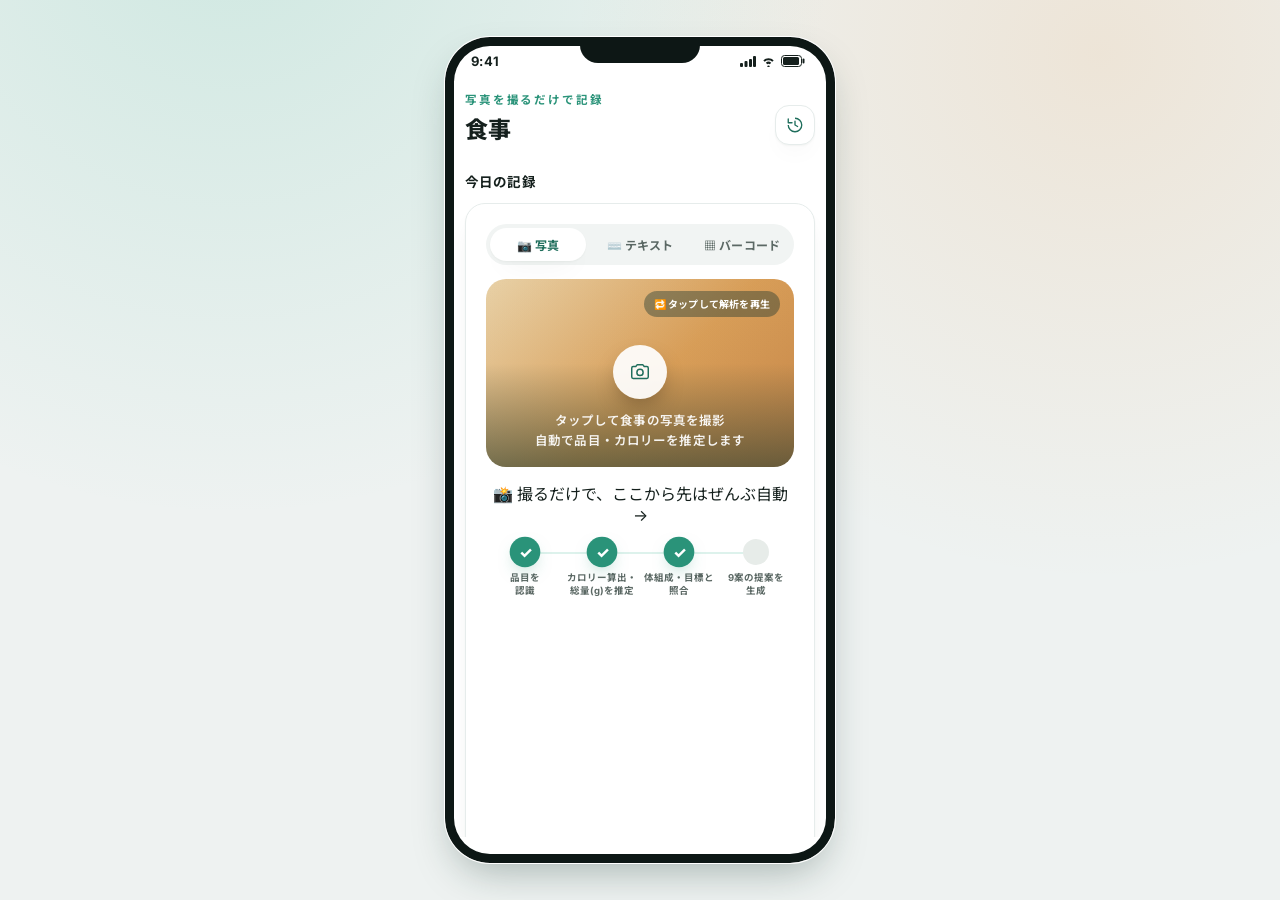
<file: lumi_app_prototype.html>
<!DOCTYPE html>
<html lang="ja">
<head>
<meta charset="UTF-8">
<meta name="viewport" content="width=device-width, initial-scale=1.0, viewport-fit=cover">
<meta name="apple-mobile-web-app-capable" content="yes">
<meta name="apple-mobile-web-app-status-bar-style" content="black-translucent">
<meta name="apple-mobile-web-app-title" content="LUMI">
<meta name="theme-color" content="#eef2f1">
<title>LUMI ― GLP-1 AI Health Companion</title>
<style>
@import url('https://fonts.googleapis.com/css2?family=Inter:wght@400;500;600;700;800&family=Noto+Sans+JP:wght@400;500;700;800&display=swap');

:root {
  --bg: #eef2f1;
  --card: #ffffff;
  --ink: #15201d;
  --ink-soft: #5b6864;
  --line: #e6eceb;

  --teal-900: #14342d;
  --teal-700: #1f6e5c;
  --teal-600: #2a9379;
  --teal-400: #5fc4a8;
  --teal-100: #ddf2ec;
  --teal-50:  #eef9f5;

  --amber-600: #e8923a;
  --amber-100: #fcebd6;
  --amber-50:  #fdf6ec;
  --amber-700: #7a4f1f;

  --coral-600: #e36a5d;
  --coral-100: #fbe2de;

  --sky-600: #4d8fc4;
  --sky-100: #dfeefb;

  --blue-600: #3a82d6;
  --blue-100: #dde9fb;

  --radius-xl: 28px;
  --radius-lg: 20px;
  --radius-md: 14px;
  --radius-sm: 10px;

  --shadow-card: 0 1px 2px rgba(20,40,35,0.04), 0 12px 28px -14px rgba(20,52,45,0.16);
  --shadow-float: 0 18px 40px -12px rgba(20,52,45,0.34);
}

* { box-sizing: border-box; }
html, body { height: 100%; }

body {
  margin: 0;
  font-family: "Inter", "Noto Sans JP", "Hiragino Kaku Gothic ProN", "Yu Gothic", sans-serif;
  background:
    radial-gradient(circle at 18% -10%, rgba(95,196,168,0.22), transparent 42%),
    radial-gradient(circle at 86% 6%, rgba(232,146,58,0.14), transparent 38%),
    var(--bg);
  color: var(--ink);
  display: flex;
  justify-content: center;
  padding: 36px 16px;
  -webkit-font-smoothing: antialiased;
}

/* ---------- Device frame ---------- */

.phone {
  width: 392px;
  background: var(--card);
  border-radius: 46px;
  border: 1px solid rgba(255,255,255,0.6);
  overflow: hidden;
  box-shadow: var(--shadow-float), inset 0 0 0 9px #0d1715;
  position: relative;
}

.statusbar {
  height: 48px;
  background: transparent;
  display: flex;
  align-items: center;
  justify-content: space-between;
  padding: 0 30px 0 26px;
  font-size: 13px;
  font-weight: 700;
  letter-spacing: 0.02em;
  color: var(--ink);
  position: relative;
  z-index: 5;
}
.statusbar .notch {
  position: absolute;
  top: 0; left: 50%;
  transform: translateX(-50%);
  width: 120px; height: 26px;
  background: #0d1715;
  border-radius: 0 0 18px 18px;
}
.statusbar .icons { display: flex; align-items: center; gap: 5px; }
.statusbar svg { display: block; }

.screen {
  display: none;
  height: 752px;
  overflow-y: auto;
  flex-direction: column;
  scrollbar-width: none;
}
.screen::-webkit-scrollbar { display: none; }
.screen.active { display: flex; }

/* On real phones, drop the desktop "device mockup" chrome and let the
   app fill the whole viewport like an installed app. */
@media (max-width: 520px) {
  body { padding: 0; background: var(--card); }
  .phone {
    width: 100%;
    border-radius: 0;
    border: none;
    box-shadow: none;
    display: flex;
    flex-direction: column;
    height: 100vh;
    height: 100dvh;
  }
  .statusbar { flex-shrink: 0; padding-top: env(safe-area-inset-top, 0px); }
  .screen { height: auto; flex: 1; min-height: 0; }
}

.content {
  flex: 1;
  padding: 6px 20px 18px;
}

/* ---------- App bar / header ---------- */

.appbar {
  padding: 6px 20px 14px;
  display: flex;
  align-items: flex-end;
  justify-content: space-between;
}
.appbar .eyebrow {
  font-size: 11.5px;
  font-weight: 700;
  letter-spacing: 0.16em;
  text-transform: uppercase;
  color: var(--teal-600);
  margin: 0 0 4px;
}
.appbar h1 {
  font-family: "Noto Sans JP", sans-serif;
  font-size: 23px;
  font-weight: 800;
  letter-spacing: -0.01em;
  margin: 0;
}
.appbar .icon-btn {
  width: 40px; height: 40px;
  border-radius: 14px;
  background: var(--card);
  border: 1px solid var(--line);
  display: flex; align-items: center; justify-content: center;
  box-shadow: var(--shadow-card);
  color: var(--teal-700);
  flex-shrink: 0;
}

/* ---------- Generic cards ---------- */

.card {
  background: var(--card);
  border: 1px solid var(--line);
  border-radius: var(--radius-lg);
  padding: 20px;
  margin-bottom: 14px;
  box-shadow: var(--shadow-card);
}

.section-title {
  display: flex;
  align-items: center;
  justify-content: space-between;
  font-family: "Noto Sans JP", sans-serif;
  font-size: 13.5px;
  font-weight: 700;
  color: var(--ink);
  margin: 22px 0 12px;
  letter-spacing: 0.01em;
}
.section-title .more {
  font-size: 11.5px;
  font-weight: 600;
  color: var(--teal-600);
}
.section-title:first-child { margin-top: 6px; }

/* ---------- Hero score card ---------- */

.score-card {
  position: relative;
  background:
    radial-gradient(120% 140% at 100% 0%, rgba(255,255,255,0.16), transparent 55%),
    linear-gradient(150deg, var(--teal-600) 0%, var(--teal-900) 120%);
  color: #fff;
  border-radius: var(--radius-xl);
  padding: 24px 22px 22px;
  margin-bottom: 16px;
  box-shadow: var(--shadow-card);
  overflow: hidden;
}
.score-card::after {
  content: "";
  position: absolute;
  width: 220px; height: 220px;
  border-radius: 50%;
  background: radial-gradient(circle, rgba(95,196,168,0.35), transparent 70%);
  top: -120px; right: -80px;
}
.score-top {
  display: flex;
  align-items: center;
  gap: 18px;
  position: relative;
  z-index: 2;
}
.ring-wrap { position: relative; width: 96px; height: 96px; flex-shrink: 0; }
.ring-wrap svg { width: 100%; height: 100%; transform: rotate(-90deg); }
.ring-wrap .ring-bg { stroke: rgba(255,255,255,0.18); }
.ring-wrap .ring-fg { stroke: #fff; stroke-linecap: round; transition: stroke-dashoffset 0.6s ease; }
.ring-center {
  position: absolute; inset: 0;
  display: flex; flex-direction: column; align-items: center; justify-content: center;
}
.ring-center .num { font-size: 26px; font-weight: 800; line-height: 1; letter-spacing: -0.02em; }
.ring-center .max { font-size: 9.5px; opacity: 0.75; margin-top: 2px; letter-spacing: 0.06em; }

.score-top .meta .label {
  font-size: 11.5px;
  letter-spacing: 0.14em;
  text-transform: uppercase;
  opacity: 0.7;
  font-weight: 700;
  margin-bottom: 6px;
}
.score-top .meta .badge {
  display: inline-flex;
  align-items: center;
  gap: 6px;
  background: rgba(255,255,255,0.16);
  backdrop-filter: blur(6px);
  padding: 6px 13px;
  border-radius: 999px;
  font-size: 12px;
  font-weight: 700;
}
.score-top .meta .badge .dot {
  width: 7px; height: 7px; border-radius: 50%;
  background: #8ff0c8;
  box-shadow: 0 0 0 4px rgba(143,240,200,0.22);
}

.score-card .comment {
  margin-top: 16px;
  font-size: 13px;
  line-height: 1.75;
  opacity: 0.92;
  position: relative; z-index: 2;
  padding-top: 16px;
  border-top: 1px solid rgba(255,255,255,0.16);
}

.subscores {
  display: grid;
  grid-template-columns: repeat(3, 1fr);
  gap: 10px;
  margin-top: 16px;
  position: relative; z-index: 2;
}
.subscore {
  background: rgba(255,255,255,0.1);
  border: 1px solid rgba(255,255,255,0.14);
  border-radius: var(--radius-md);
  padding: 12px 8px;
  text-align: center;
}
.subscore .ico { font-size: 16px; margin-bottom: 4px; }
.subscore .name { font-size: 10.5px; opacity: 0.78; font-weight: 600; letter-spacing: 0.02em; }
.subscore .val { font-size: 19px; font-weight: 800; margin-top: 3px; letter-spacing: -0.01em; }
.subscore .bar { height: 4px; border-radius: 99px; background: rgba(255,255,255,0.18); margin-top: 8px; overflow: hidden; }
.subscore .bar i { display: block; height: 100%; background: #fff; border-radius: 99px; }

/* ---------- Daily budget (remaining kcal) widget ---------- */

.budget-top {
  display: flex;
  align-items: center;
  gap: 18px;
}
.budget-ring .ring-bg { stroke: var(--line); }
.ring-wrap.budget-ring { animation: budget-wrap-breathe 2s ease-in-out infinite; }
.budget-ring .ring-fg {
  stroke: var(--coral-600);
  stroke-linecap: round;
  transition: stroke-dashoffset 0.8s cubic-bezier(.22,.7,.2,1);
  animation: budget-arc-live 2s ease-in-out infinite;
}
.budget-ring .ring-center .rem-label {
  font-size: 10px;
  font-weight: 700;
  color: var(--ink-soft);
  letter-spacing: 0.08em;
  animation: budget-label-pulse 2s ease-in-out infinite;
}
.budget-ring .ring-center .num {
  font-size: 22px;
  font-weight: 800;
  color: var(--ink);
  line-height: 1.15;
  letter-spacing: -0.02em;
  transition: transform 0.15s ease, color 0.15s ease;
}
.budget-ring .ring-center .num.is-updating {
  transform: scale(1.12);
  color: var(--coral-600);
}
.budget-ring .ring-center .max {
  font-size: 10px;
  font-weight: 700;
  color: var(--ink-soft);
  opacity: 1;
  margin-top: 0;
}

@keyframes budget-wrap-breathe {
  0%, 100% { transform: scale(1); }
  50%       { transform: scale(1.03); }
}
@keyframes budget-arc-live {
  0%, 100% { filter: drop-shadow(0 0 2px rgba(227,106,93,0.2)); }
  50%       { filter: drop-shadow(0 0 14px rgba(227,106,93,0.75)); }
}
@keyframes budget-label-pulse {
  0%, 100% { opacity: 0.65; }
  50%       { opacity: 1; }
}

.water-card { padding: 16px 18px; }
.water-main { display: flex; align-items: center; gap: 16px; }
.water-left { flex: 1; }
.water-amount { font-size: 30px; font-weight: 900; color: var(--ink); line-height: 1; margin-bottom: 6px; }
.water-unit { font-size: 16px; font-weight: 700; }
.water-goal { font-size: 12px; font-weight: 700; color: var(--ink-soft); margin-bottom: 8px; }
.water-cup-pill { font-size: 11px; font-weight: 700; color: var(--blue-600); background: var(--blue-100); border-radius: 20px; padding: 3px 10px; display: inline-block; }
.water-add-btn {
  width: 64px; height: 72px;
  background: linear-gradient(180deg, rgba(210,232,255,0.8) 0%, var(--blue-100) 100%);
  border: 1.5px solid rgba(58,130,214,0.22);
  border-radius: 14px 14px 22px 22px;
  cursor: pointer;
  display: flex; align-items: center; justify-content: center;
  font-size: 24px; color: var(--blue-600);
  box-shadow: 0 3px 10px rgba(58,130,214,0.12);
  transition: transform 0.1s ease, opacity 0.1s ease;
  flex-shrink: 0;
}
.water-add-btn:active { transform: scale(0.88); opacity: 0.8; }
.water-bar-track { height: 5px; background: var(--blue-100); border-radius: 3px; margin-top: 14px; }
.water-bar-fill { height: 100%; background: linear-gradient(90deg, var(--sky-600), var(--blue-600)); border-radius: 3px; transition: width 0.35s cubic-bezier(.22,.7,.2,1); }

.routine-card { padding: 6px 18px 18px; }
.routine-row {
  display: flex;
  align-items: center;
  gap: 12px;
  padding: 12px 0;
  cursor: pointer;
  user-select: none;
}
.routine-check {
  width: 24px; height: 24px;
  border-radius: 50%;
  border: 2px solid var(--line);
  display: flex; align-items: center; justify-content: center;
  font-size: 13px; font-weight: 800; color: #fff;
  flex-shrink: 0;
  transition: background 0.2s ease, border-color 0.2s ease, transform 0.15s ease;
}
.routine-row:active .routine-check { transform: scale(0.88); }
.routine-row.done { cursor: default; }
.routine-row.done .routine-check { background: var(--teal-600); border-color: var(--teal-600); }
.routine-label {
  flex: 1;
  font-size: 13.5px;
  font-weight: 700;
  color: var(--ink);
  transition: color 0.2s ease, opacity 0.2s ease;
}
.routine-row.done .routine-label { color: var(--ink-soft); opacity: 0.7; }
.routine-meta {
  font-size: 11px;
  font-weight: 700;
  color: #bcc4c1;
  white-space: nowrap;
}
.routine-row.done .routine-meta { color: var(--teal-600); }
.routine-hint {
  margin-top: 8px;
  padding: 11px 14px;
  background: var(--blue-100);
  color: var(--blue-600);
  border-radius: 12px;
  font-size: 12px;
  font-weight: 700;
  text-align: center;
  transition: background 0.25s ease, color 0.25s ease;
}
.routine-hint.all-done { background: var(--teal-100); color: var(--teal-700); }
.routine-complete-btn {
  display: block;
  width: 100%;
  margin-top: 12px;
  padding: 14px;
  border: none;
  border-radius: var(--radius-md);
  background: linear-gradient(135deg, var(--teal-600), var(--teal-700));
  color: #fff;
  font-size: 14px;
  font-weight: 700;
  text-align: center;
  cursor: pointer;
  box-shadow: 0 14px 28px -10px rgba(42,147,121,0.55);
}
.routine-complete-btn:disabled {
  background: #eef1f0;
  color: var(--ink-soft);
  box-shadow: none;
  opacity: 0.8;
  cursor: default;
}

.budget-side { flex: 1; min-width: 0; }
.budget-goal {
  font-size: 11.5px;
  font-weight: 700;
  color: var(--ink-soft);
  margin-bottom: 12px;
}
.budget-goal strong { font-size: 13px; color: var(--ink); }

.macro-row {
  display: flex;
  align-items: center;
  gap: 9px;
  font-size: 11.5px;
  font-weight: 700;
  color: var(--ink-soft);
  margin-top: 9px;
}
.macro-row:first-of-type { margin-top: 0; }
.macro-name { flex: 1; }
.macro-val { color: var(--ink); font-weight: 800; }
.macro-val small { font-weight: 600; color: var(--ink-soft); }

@property --pct {
  syntax: '<number>';
  inherits: false;
  initial-value: 0;
}
.micro-ring {
  --pct: 0;
  width: 22px; height: 22px;
  flex-shrink: 0;
  border-radius: 50%;
  display: flex; align-items: center; justify-content: center;
  background: conic-gradient(var(--ring-c, var(--teal-600)) calc(var(--pct) * 1%), var(--line) 0);
  transition: --pct 0.8s cubic-bezier(.22,.7,.2,1);
}
.micro-ring::after {
  content: "";
  width: 12px; height: 12px;
  border-radius: 50%;
  background: var(--card);
}

/* ---------- Action / list cards ---------- */

.action-card {
  display: flex;
  gap: 14px;
  align-items: flex-start;
}
.action-card .emoji {
  font-size: 21px;
  background: var(--teal-50);
  border: 1px solid var(--teal-100);
  border-radius: 16px;
  width: 50px; height: 50px;
  display: flex; align-items: center; justify-content: center;
  flex-shrink: 0;
}
.action-card.amber .emoji { background: var(--amber-100); border-color: #f6dcb8; }
.action-card.coral .emoji { background: var(--coral-100); border-color: #f6d3cd; }
.action-card.sky .emoji { background: var(--sky-100); border-color: #cfe4f4; }

.action-card .title {
  font-family: "Noto Sans JP", sans-serif;
  font-weight: 700; font-size: 15px; margin-bottom: 5px; letter-spacing: -0.01em;
}
.action-card .desc { font-size: 12.5px; color: var(--ink-soft); line-height: 1.7; }

/* ---------- Buttons ---------- */

.btn-primary {
  display: inline-flex;
  align-items: center; justify-content: center; gap: 6px;
  width: 100%;
  background: linear-gradient(135deg, var(--teal-600), var(--teal-700));
  color: #fff;
  border: none;
  border-radius: var(--radius-md);
  padding: 15px;
  font-size: 14.5px;
  font-weight: 700;
  text-align: center;
  text-decoration: none;
  margin-top: 10px;
  box-shadow: 0 14px 28px -10px rgba(42,147,121,0.55);
  letter-spacing: 0.01em;
  cursor: pointer;
}
.btn-secondary {
  display: inline-flex;
  align-items: center; justify-content: center; gap: 6px;
  width: 100%;
  background: var(--teal-50);
  color: var(--teal-700);
  border: 1px solid var(--teal-100);
  border-radius: var(--radius-md);
  padding: 13px;
  font-size: 13.5px;
  font-weight: 700;
  text-align: center;
  text-decoration: none;
  margin-top: 10px;
  cursor: pointer;
}

/* ---------- Tab bar ---------- */

.tab { border: none; background: none; font-family: inherit; cursor: pointer; -webkit-tap-highlight-color: transparent; }
.tabbar {
  display: flex;
  padding: 8px 14px calc(14px + env(safe-area-inset-bottom, 0px));
  background: rgba(255,255,255,0.86);
  backdrop-filter: blur(16px);
  border-top: 1px solid var(--line);
  position: relative;
}
.tab {
  flex: 1;
  text-align: center;
  padding: 8px 4px 0;
  font-size: 10.5px;
  font-weight: 600;
  color: #9aa6a2;
  text-decoration: none;
  letter-spacing: 0.01em;
  position: relative;
}
.tab .ti {
  font-size: 18px;
  display: flex; align-items: center; justify-content: center;
  width: 38px; height: 32px;
  margin: 0 auto 3px;
  border-radius: 12px;
}
.tab.active { color: var(--teal-700); }
.tab.active .ti { background: var(--teal-100); }

/* ---------- Misc shared ---------- */

.divider { height: 1px; background: var(--line); margin: 14px 0; }
.row { display: flex; justify-content: space-between; align-items: center; gap: 10px; }

.pill {
  display: inline-flex; align-items: center; gap: 5px;
  background: var(--teal-50);
  color: var(--teal-700);
  font-size: 11px;
  font-weight: 700;
  padding: 5px 12px;
  border-radius: 999px;
  white-space: nowrap;
  border: 1px solid var(--teal-100);
}
.pill.warn { background: var(--amber-100); color: #9a5f17; border-color: #f6dcb8; }
.pill.muted { background: #f1f4f3; color: var(--ink-soft); border-color: var(--line); }
.pill.coral { background: var(--coral-100); color: #ad3f31; border-color: #f6d3cd; }

.bar-track {
  height: 8px;
  border-radius: 999px;
  background: #eef1f0;
  overflow: hidden;
  margin-top: 7px;
}
.bar-fill {
  height: 100%;
  border-radius: 999px;
  background: linear-gradient(90deg, var(--teal-400), var(--teal-600));
}

.stat-strip {
  display: flex;
  justify-content: space-between;
  text-align: center;
}
.stat-strip .item .num {
  font-family: "Noto Sans JP", sans-serif;
  font-size: 21px; font-weight: 800; letter-spacing: -0.02em;
}
.stat-strip .item .num small { font-size: 12px; font-weight: 600; color: var(--ink-soft); }
.stat-strip .item .lab { font-size: 10.5px; color: var(--ink-soft); margin-top: 3px; font-weight: 600; }
.stat-strip .div { width: 1px; background: var(--line); margin: 4px 0; }

/* ---------- Photo & camera ---------- */

.photo-frame {
  width: 100%;
  height: 188px;
  border-radius: var(--radius-lg);
  background:
    linear-gradient(0deg, rgba(20,52,45,0.55), rgba(20,52,45,0.05) 55%),
    linear-gradient(135deg, #f3d9ad 0%, #e2a35a 55%, #cf8a4a 100%);
  display: flex; flex-direction: column; align-items: center; justify-content: flex-end;
  color: #fff; font-size: 12.5px; font-weight: 700;
  margin-bottom: 14px;
  text-align: center;
  line-height: 1.6;
  padding: 0 16px 16px;
  position: relative;
  overflow: hidden;
  cursor: pointer;
}
.photo-frame .shutter {
  width: 54px; height: 54px;
  border-radius: 50%;
  background: rgba(255,255,255,0.92);
  color: var(--teal-700);
  display: flex; align-items: center; justify-content: center;
  font-size: 22px;
  margin-bottom: 12px;
  box-shadow: 0 10px 24px -8px rgba(0,0,0,0.4);
}
.photo-frame .hint { opacity: 0.92; font-weight: 600; letter-spacing: 0.01em; }

/* ---------- Auto-fill flow strip ---------- */

.auto-flow {
  display: flex;
  align-items: flex-start;
  margin: 2px 0 16px;
}
.auto-flow .step {
  flex: 1;
  text-align: center;
  position: relative;
}
.auto-flow .step .dot {
  width: 26px; height: 26px;
  border-radius: 50%;
  background: var(--teal-600);
  color: #fff;
  display: flex; align-items: center; justify-content: center;
  font-size: 13px; font-weight: 800;
  margin: 0 auto 6px;
  box-shadow: 0 6px 14px -6px rgba(42,147,121,0.55);
  position: relative;
  z-index: 2;
  transition: background .35s ease, box-shadow .35s ease, transform .35s cubic-bezier(.34,1.56,.64,1);
}
.auto-flow .step .lbl {
  font-size: 9.5px;
  font-weight: 700;
  color: var(--ink-soft);
  line-height: 1.4;
}
.auto-flow .step::after {
  content: "";
  position: absolute;
  top: 13px; left: 50%;
  width: 100%; height: 2px;
  background: var(--teal-100);
  z-index: 1;
}
.auto-flow .step:last-child::after { display: none; }

/* ---------- Live analysis demo (tap photo to replay) ---------- */

.auto-flow .step .dot.is-pending {
  background: #e7ece9;
  color: transparent;
  box-shadow: none;
}
.auto-flow .step .dot.is-active {
  transform: scale(1.18);
  animation: dot-pulse 1.1s ease-out;
}
@keyframes dot-pulse {
  0% { box-shadow: 0 0 0 0 rgba(42,147,121,0.5); }
  70% { box-shadow: 0 0 0 9px rgba(42,147,121,0); }
  100% { box-shadow: 0 6px 14px -6px rgba(42,147,121,0.55); }
}

.fade-seq {
  opacity: 0;
  transform: translateY(12px);
  transition: opacity .5s ease, transform .5s cubic-bezier(.22,.7,.2,1);
}
.fade-seq.is-shown {
  opacity: 1;
  transform: translateY(0);
}

.bar-fill.animate-fill {
  transition: width 1.1s cubic-bezier(.22,.7,.2,1);
}

.photo-frame .shutter-flash {
  position: absolute;
  inset: 0;
  background: #fff;
  opacity: 0;
  pointer-events: none;
}
.photo-frame .shutter-flash.is-flashing {
  animation: shutter-flash .6s ease-out;
}
@keyframes shutter-flash {
  0% { opacity: 0; }
  10% { opacity: .85; }
  100% { opacity: 0; }
}
.photo-frame .shutter.is-snapping {
  animation: shutter-pop .5s cubic-bezier(.34,1.56,.64,1);
}
@keyframes shutter-pop {
  0% { transform: scale(1); }
  35% { transform: scale(0.82); }
  100% { transform: scale(1); }
}
.photo-frame .replay-hint {
  position: absolute;
  top: 12px; right: 14px;
  font-size: 10px;
  font-weight: 700;
  background: rgba(20,52,45,0.4);
  border-radius: 999px;
  padding: 5px 10px;
  letter-spacing: 0.02em;
}
.auto-flow .caption {
  text-align: center;
  font-size: 11px;
  font-weight: 700;
  color: var(--teal-700);
  background: var(--teal-50);
  border: 1px solid var(--teal-100);
  border-radius: 999px;
  padding: 6px 14px;
  display: inline-block;
}

/* ---------- Suggestion list ---------- */

.suggestion-item {
  display: flex;
  gap: 13px;
  padding: 14px 0;
  cursor: pointer;
  max-height: 600px;
  overflow: hidden;
  border-radius: var(--radius-md);
  transition: opacity .35s ease, max-height .35s ease, padding .35s ease, margin .35s ease, border-color .35s ease, background .35s ease;
}
.suggestion-item:active { opacity: 0.85; }
.suggestion-item:not(:last-child) { border-bottom: 1px solid var(--line); }
.suggestion-item.is-collapsed {
  opacity: 0;
  max-height: 0;
  padding: 0;
  margin: 0;
  border-color: transparent;
  pointer-events: none;
}
.suggestion-item.is-selected {
  background: var(--teal-50);
  border-bottom-color: transparent;
  padding: 14px 12px;
  cursor: default;
}
.suggestion-item .num {
  width: 28px; height: 28px;
  border-radius: 10px;
  background: linear-gradient(135deg, var(--teal-600), var(--teal-700));
  color: #fff;
  font-size: 12.5px; font-weight: 800;
  display: flex; align-items: center; justify-content: center;
  flex-shrink: 0;
  box-shadow: 0 6px 14px -6px rgba(42,147,121,0.6);
}
.suggestion-item .name { font-family: "Noto Sans JP", sans-serif; font-weight: 700; font-size: 14px; letter-spacing: -0.005em; }
.suggestion-item .meta { font-size: 11.5px; color: var(--ink-soft); margin: 3px 0 8px; font-weight: 600; }
.suggestion-item .reason {
  font-size: 12px; color: var(--ink); line-height: 1.7;
  background: var(--teal-50); border: 1px solid var(--teal-100);
  border-radius: 12px; padding: 10px 12px;
}
.suggestion-item .order {
  font-size: 11.5px; color: var(--ink); line-height: 1.7; font-weight: 600;
  background: var(--amber-50); border: 1px solid var(--amber-100);
  border-radius: 12px; padding: 9px 12px; margin-top: 6px;
}
.suggestion-item .order b {
  color: var(--amber-700); font-weight: 800;
}

.advice-box {
  display: flex;
  gap: 10px;
  background: var(--amber-100);
  border: 1px solid #f6dcb8;
  border-radius: 14px;
  padding: 13px 14px;
  font-size: 12px;
  line-height: 1.7;
  color: #9a5f17;
  margin-top: 8px;
  font-weight: 500;
  max-height: 200px;
  overflow: hidden;
  transition: opacity .35s ease, max-height .35s ease, padding .35s ease, margin .35s ease;
}
.advice-box.is-collapsed {
  opacity: 0;
  max-height: 0;
  padding: 0;
  margin: 0;
  border-color: transparent;
}

.suggestion-cta {
  display: none;
  margin-top: 12px;
  padding-top: 12px;
  border-top: 1px dashed var(--teal-100);
}
.suggestion-item.is-selected .suggestion-cta { display: block; }
.suggestion-cta .cta-msg {
  font-size: 12px;
  font-weight: 700;
  color: var(--teal-700);
  line-height: 1.6;
  margin-bottom: 10px;
}
.cta-actions { display: flex; gap: 8px; }
.btn-mini {
  flex: 1;
  text-align: center;
  font-size: 12.5px;
  font-weight: 700;
  font-family: inherit;
  padding: 10px;
  border-radius: 12px;
  border: none;
  cursor: pointer;
}
.btn-mini-primary {
  background: linear-gradient(135deg, var(--teal-600), var(--teal-700));
  color: #fff;
  box-shadow: 0 6px 14px -6px rgba(42,147,121,0.6);
}
.btn-mini-ghost {
  background: var(--card);
  color: var(--ink-soft);
  border: 1px solid var(--line);
}

/* ---------- Map / route ---------- */

.map-placeholder {
  height: 188px;
  border-radius: var(--radius-lg);
  background:
    linear-gradient(160deg, rgba(255,255,255,0.5), transparent 40%),
    repeating-linear-gradient(0deg, rgba(42,147,121,0.07) 0 1px, transparent 1px 26px),
    repeating-linear-gradient(90deg, rgba(42,147,121,0.07) 0 1px, transparent 1px 26px),
    var(--teal-50);
  border: 1px solid var(--teal-100);
  position: relative;
  margin-bottom: 14px;
  overflow: hidden;
}
.map-placeholder svg { position: absolute; inset: 0; width: 100%; height: 100%; }
.map-placeholder .pin {
  position: absolute; width: 14px; height: 14px; border-radius: 50%;
  background: var(--coral-600); border: 3px solid #fff;
  box-shadow: 0 4px 10px -3px rgba(227,106,93,0.7);
}

/* ---------- Run start button ---------- */

.run-stage {
  display: flex; flex-direction: column; align-items: center;
  padding: 6px 0 4px;
}
.start-btn {
  width: 168px; height: 168px;
  border-radius: 50%;
  background: radial-gradient(circle at 32% 28%, var(--teal-400), var(--teal-700) 72%);
  color: #fff;
  display: flex; align-items: center; justify-content: center;
  flex-direction: column;
  font-weight: 800;
  box-shadow: 0 22px 46px -14px rgba(42,147,121,0.6), inset 0 2px 6px rgba(255,255,255,0.35);
  border: 6px solid #fff;
}
.start-btn .big { font-size: 19px; letter-spacing: 0.01em; }
.start-btn .small { font-size: 10.5px; opacity: 0.85; margin-top: 5px; font-weight: 600; letter-spacing: 0.04em; }
.run-stage .tag { margin-top: 16px; }

/* ---------- Trend sparkline ---------- */

.trend-line {
  height: 96px;
  border-radius: 14px;
  background: linear-gradient(180deg, var(--teal-50), #fff);
  border: 1px solid var(--teal-100);
  position: relative;
  overflow: hidden;
  margin: 12px 0 6px;
}
.trend-line svg { width: 100%; height: 100%; display: block; }

/* ---------- Input method tabs (photo / text / barcode) ---------- */

.input-tabs {
  display: flex;
  gap: 6px;
  background: #f1f4f3;
  border-radius: 999px;
  padding: 4px;
  margin-bottom: 14px;
}
.input-tab {
  flex: 1;
  border: none;
  background: transparent;
  color: var(--ink-soft);
  font-size: 12px;
  font-weight: 700;
  padding: 8px 4px;
  border-radius: 999px;
  cursor: pointer;
  font-family: inherit;
  letter-spacing: 0.01em;
}
.input-tab.active {
  background: #fff;
  color: var(--teal-700);
  box-shadow: var(--shadow-card);
}
.input-panel[hidden] { display: none; }

/* ---------- Text search panel ---------- */

.search-box {
  display: flex;
  align-items: center;
  gap: 8px;
  background: #f6f8f7;
  border: 1px solid var(--line);
  border-radius: var(--radius-md);
  padding: 11px 14px;
  margin-bottom: 12px;
  color: var(--ink-soft);
}
.search-box input {
  flex: 1;
  min-width: 0;
  border: none;
  background: transparent;
  font-size: 13px;
  font-family: inherit;
  color: var(--ink);
  outline: none;
  text-overflow: ellipsis;
}
.search-box input::placeholder { color: #aab4b0; }

.chip-row {
  display: flex;
  flex-wrap: wrap;
  gap: 8px;
}
.food-chip {
  display: inline-flex;
  align-items: center;
  gap: 6px;
  background: var(--teal-50);
  border: 1px solid var(--teal-100);
  color: var(--teal-700);
  font-size: 12px;
  font-weight: 700;
  font-family: inherit;
  padding: 8px 12px;
  border-radius: 999px;
  cursor: pointer;
}
.food-chip span { color: var(--ink-soft); font-weight: 600; }
.food-chip.is-added {
  background: var(--teal-600);
  color: #fff;
  border-color: var(--teal-600);
}
.food-chip.is-added span { color: rgba(255,255,255,0.8); }

/* ---------- Barcode panel ---------- */

.barcode-frame {
  height: 150px;
  border-radius: var(--radius-lg);
  background: linear-gradient(160deg, var(--teal-900), #0d1715);
  display: flex; align-items: center; justify-content: center;
  position: relative;
  margin-bottom: 12px;
  overflow: hidden;
}
.barcode-frame .target {
  width: 70%; height: 64px;
  border: 2px solid rgba(255,255,255,0.6);
  border-radius: 10px;
  position: relative;
  overflow: hidden;
}
.barcode-frame .target::before {
  content: "";
  position: absolute;
  left: 0; right: 0; top: 0;
  height: 2px;
  background: var(--teal-400);
  box-shadow: 0 0 8px var(--teal-400);
  animation: scan-line 1.8s ease-in-out infinite;
}
@keyframes scan-line {
  0%, 100% { top: 0; }
  50% { top: calc(100% - 2px); }
}
.barcode-frame .hint {
  position: absolute; bottom: 12px; left: 0; right: 0;
  text-align: center; color: #fff; font-size: 11.5px; font-weight: 600; opacity: 0.85;
}

.scan-result { padding-top: 4px; }
.scan-result .row { margin-bottom: 8px; }

/* ---------- Allergen / additive tags ---------- */

.tag-row {
  display: flex; flex-wrap: wrap; gap: 6px;
  margin-top: 8px;
}
.tag {
  font-size: 10.5px; font-weight: 700;
  padding: 4px 10px; border-radius: 999px;
  border: 1px solid var(--line);
  background: #f1f4f3; color: var(--ink-soft);
}
.tag-warn { background: var(--coral-100); border-color: #f6d3cd; color: #ad3f31; }
.tag-info { background: var(--teal-50); border-color: var(--teal-100); color: var(--teal-700); }

/* ---------- Meal result edit panel ---------- */

.meal-edit-toggle {
  display: inline-flex; align-items: center; gap: 4px;
  margin-top: 8px;
  background: none; border: none; padding: 0;
  font-size: 11.5px; font-weight: 700; color: var(--teal-600);
  cursor: pointer; font-family: inherit;
}
.meal-edit {
  margin-top: 10px;
  padding-top: 10px;
  border-top: 1px dashed var(--line);
  display: none;
}
.meal-edit.is-open { display: block; }

.food-item-row {
  display: flex; align-items: center; gap: 8px;
  padding: 7px 0;
}
.food-item-row:not(:last-child) { border-bottom: 1px solid var(--line); }
.food-item-row .food-name {
  flex: 1; font-size: 12.5px; font-weight: 700; font-family: "Noto Sans JP", sans-serif;
}
.food-item-row .food-kcal {
  font-size: 11px; color: var(--ink-soft); font-weight: 600; white-space: nowrap;
}
.qty-stepper {
  display: flex; align-items: center; gap: 6px;
}
.qty-stepper button {
  width: 22px; height: 22px; border-radius: 50%;
  border: 1px solid var(--line); background: #fff;
  color: var(--teal-700); font-size: 14px; font-weight: 800;
  display: flex; align-items: center; justify-content: center;
  cursor: pointer; font-family: inherit; line-height: 1; padding: 0;
}
.qty-stepper .qty-val {
  font-size: 11.5px; font-weight: 700; min-width: 38px; text-align: center;
}
.food-item-row .remove-btn {
  width: 22px; height: 22px; border-radius: 50%;
  border: none; background: var(--coral-100); color: #ad3f31;
  font-size: 13px; font-weight: 800; cursor: pointer;
  display: flex; align-items: center; justify-content: center; padding: 0;
  font-family: inherit; line-height: 1;
}
.add-item-row {
  display: flex; flex-wrap: wrap; gap: 6px; margin-top: 10px;
}
.add-item-chip {
  font-size: 11px; font-weight: 700; color: var(--teal-700);
  background: var(--teal-50); border: 1px dashed var(--teal-100);
  border-radius: 999px; padding: 6px 12px; cursor: pointer; font-family: inherit;
}

/* ---------- Favorite button ---------- */

.fav-btn {
  display: inline-flex; align-items: center; gap: 5px;
  border: 1px solid var(--line); background: #fff;
  border-radius: 999px; padding: 6px 12px;
  font-size: 11px; font-weight: 700; color: var(--ink-soft);
  cursor: pointer; font-family: inherit; margin-top: 8px;
}
.fav-btn.is-fav { background: var(--coral-100); border-color: #f6d3cd; color: #ad3f31; }

/* ---------- Meal plan calendar strip ---------- */

.plan-strip {
  display: flex; gap: 8px;
  overflow-x: auto;
  padding-bottom: 4px;
  margin-bottom: 14px;
  scrollbar-width: none;
}
.plan-strip::-webkit-scrollbar { display: none; }
.plan-day {
  flex: 0 0 50px;
  display: flex; flex-direction: column; align-items: center; gap: 6px;
  padding: 10px 0;
  border-radius: var(--radius-md);
  border: 1px solid var(--line);
  background: #fff;
  font-size: 11px; font-weight: 700; color: var(--ink-soft);
  cursor: pointer;
}
.plan-day .dow { font-size: 10px; }
.plan-day .dom { font-size: 15px; font-weight: 800; color: var(--ink); font-family: "Noto Sans JP", sans-serif; }
.plan-day .dot { width: 6px; height: 6px; border-radius: 50%; background: var(--teal-400); }
.plan-day.adjust .dot { background: var(--amber-600); }
.plan-day.active {
  background: linear-gradient(135deg, var(--teal-600), var(--teal-700));
  border-color: var(--teal-600);
}
.plan-day.active .dow, .plan-day.active .dom { color: #fff; }
.plan-day.active .dot { background: #fff; }

.plan-meal-row {
  display: flex; align-items: center; gap: 12px;
  padding: 12px 0;
}
.plan-meal-row:not(:last-child) { border-bottom: 1px solid var(--line); }
.plan-meal-row .emoji {
  width: 42px; height: 42px; border-radius: 12px;
  background: var(--teal-50); border: 1px solid var(--teal-100);
  display: flex; align-items: center; justify-content: center; font-size: 19px;
  flex-shrink: 0;
}
.plan-meal-row .info { flex: 1; min-width: 0; }
.plan-meal-row .label { font-size: 10.5px; font-weight: 700; color: var(--teal-600); letter-spacing: 0.06em; text-transform: uppercase; }
.plan-meal-row .name { font-size: 13.5px; font-weight: 700; font-family: "Noto Sans JP", sans-serif; margin-top: 2px; }
</style>
</head>
<body>
<div class="phone">
  <div class="statusbar">
    <div class="notch"></div>
    <span>9:41</span>
    <div class="icons">
      <svg width="16" height="11" viewBox="0 0 16 11" fill="none"><rect x="0" y="7" width="3" height="4" rx="1" fill="currentColor"/><rect x="4.5" y="5" width="3" height="6" rx="1" fill="currentColor"/><rect x="9" y="3" width="3" height="8" rx="1" fill="currentColor"/><rect x="13" y="0" width="3" height="11" rx="1" fill="currentColor"/></svg>
      <svg width="15" height="11" viewBox="0 0 15 11" fill="none"><path d="M7.5 9.5a1.2 1.2 0 100 2.4 1.2 1.2 0 000-2.4zM4.8 6.7a4 4 0 015.4 0L8.9 8.2a2 2 0 00-2.6 0L4.8 6.7zM2.3 4.2a7.6 7.6 0 0110.4 0L11.3 5.7a5.6 5.6 0 00-7.6 0L2.3 4.2z" fill="currentColor"/></svg>
      <svg width="24" height="12" viewBox="0 0 24 12" fill="none"><rect x="0.5" y="0.5" width="20" height="11" rx="3" stroke="currentColor"/><rect x="2" y="2" width="16" height="8" rx="1.5" fill="currentColor"/><rect x="21.5" y="3.5" width="2" height="5" rx="1" fill="currentColor"/></svg>
    </div>
  </div>

  <!-- ============ HOME ============ -->
  <div class="screen" id="screen-home">
    <div class="appbar">
      <div>
        <p class="eyebrow">Day 14 / 365 ・ 健康管理プログラム</p>
        <h1>おはようございます</h1>
      </div>
      <a class="icon-btn" href="#" aria-label="設定" onclick="return false;">
        <svg width="18" height="18" viewBox="0 0 24 24" fill="none"><path d="M12 15.5a3.5 3.5 0 100-7 3.5 3.5 0 000 7z" stroke="currentColor" stroke-width="1.8"/><path d="M19.4 13.5c.04-.3.06-.66.06-1s-.02-.7-.06-1l2.1-1.65a.5.5 0 00.12-.64l-2-3.46a.5.5 0 00-.6-.22l-2.5 1a7.6 7.6 0 00-1.7-1l-.38-2.65A.5.5 0 0014 2.4h-4a.5.5 0 00-.5.43L9.1 5.5a7.6 7.6 0 00-1.7 1l-2.5-1a.5.5 0 00-.6.22l-2 3.46a.5.5 0 00.12.64l2.1 1.65c-.04.3-.06.66-.06 1s.02.7.06 1l-2.1 1.65a.5.5 0 00-.12.64l2 3.46c.13.22.4.31.6.22l2.5-1c.52.42 1.1.76 1.7 1l.38 2.65c.05.25.27.43.5.43h4c.25 0 .45-.18.5-.43l.38-2.65c.6-.24 1.18-.58 1.7-1l2.5 1c.22.09.48 0 .6-.22l2-3.46a.5.5 0 00-.12-.64l-2.1-1.65z" stroke="currentColor" stroke-width="1.4" stroke-linejoin="round"/></svg>
      </a>
    </div>
    <div class="content">
      <div class="score-card">
        <div class="score-top">
          <div class="ring-wrap">
            <svg viewBox="0 0 96 96">
              <circle class="ring-bg" cx="48" cy="48" r="42" fill="none" stroke-width="8"/>
              <circle class="ring-fg" cx="48" cy="48" r="42" fill="none" stroke-width="8"
                stroke-dasharray="263.9" stroke-dashoffset="58"/>
            </svg>
            <div class="ring-center">
              <div class="num">78</div>
              <div class="max">/ 100</div>
            </div>
          </div>
          <div class="meta">
            <div class="label">今日のコンディション</div>
            <span class="badge"><span class="dot"></span>Good — 積極的に動ける状態です</span>
          </div>
        </div>

        <div class="comment">
          昨晩はよく眠れていて、回復は十分。運動の負荷も無理のない範囲に収まっています。
          今日は少しペースを上げても大丈夫そうです。
        </div>

        <div class="subscores">
          <div class="subscore">
            <div class="ico">💤</div>
            <div class="name">回復</div>
            <div class="val">82</div>
            <div class="bar"><i style="width:82%"></i></div>
          </div>
          <div class="subscore">
            <div class="ico">🏃</div>
            <div class="name">活動</div>
            <div class="val">70</div>
            <div class="bar"><i style="width:70%"></i></div>
          </div>
          <div class="subscore">
            <div class="ico">🍽</div>
            <div class="name">栄養</div>
            <div class="val">80</div>
            <div class="bar"><i style="width:80%"></i></div>
          </div>
        </div>
      </div>

      <div class="section-title">🌅 朝のルーティン状況</div>
      <div class="card routine-card">
        <div class="routine-row done" data-routine-item>
          <span class="routine-check">✓</span>
          <span class="routine-label">⚖️ Health Planet測定</span>
          <span class="routine-meta">13:00</span>
        </div>
        <div class="routine-row" data-routine-item>
          <span class="routine-check"></span>
          <span class="routine-label">💧 水300ml</span>
          <span class="routine-meta">未</span>
        </div>
        <div class="routine-row" data-routine-item>
          <span class="routine-check"></span>
          <span class="routine-label">🌬️ 純梅肉エキス</span>
          <span class="routine-meta">未</span>
        </div>
        <div class="routine-row" data-routine-item>
          <span class="routine-check"></span>
          <span class="routine-label">💪 VALXプロテイン</span>
          <span class="routine-meta">未</span>
        </div>
        <div class="routine-row" data-routine-item>
          <span class="routine-check"></span>
          <span class="routine-label">🌿 DR.CLEANZ青汁</span>
          <span class="routine-meta">未</span>
        </div>
        <div class="routine-row" data-routine-item>
          <span class="routine-check"></span>
          <span class="routine-label">🫘 黒豆茶1L（随時）</span>
          <span class="routine-meta">未</span>
        </div>
        <div class="routine-hint" data-routine-hint>残り5項目を済ませたら朝のルーティンが完了します！🎉</div>
        <button class="routine-complete-btn" data-routine-complete>朝のルーティンを完了する</button>
      </div>

      <div class="section-title">今日のおすすめアクション</div>
      <div class="card action-card">
        <div class="emoji">🏃</div>
        <div>
          <div class="title">軽めのジョグ 20分</div>
          <div class="desc">回復は十分なので、強度高めの運動も選べます。気分に合わせて軽くジョグから始めましょう。</div>
          <a class="btn-secondary" href="#" onclick="showScreen('run',this);return false;">走る画面を開く →</a>
        </div>
      </div>

      <div class="card action-card amber">
        <div class="emoji">🍽</div>
        <div>
          <div class="title">次の食事は高たんぱく＆野菜多めに</div>
          <div class="desc">直近2日、揚げ物が続いています。栄養バランスを整える献立を提案します。</div>
          <a class="btn-secondary" href="#" onclick="showScreen('meal',this);return false;">献立提案を見る →</a>
        </div>
      </div>

      <div class="section-title">今週の記録 <span class="more">すべて見る ›</span></div>
      <div class="card">
        <div class="row">
          <span class="pill">📊 体脂肪率</span>
          <span style="font-size:12.5px;color:var(--ink-soft);font-weight:600;">30.20% <span style="color:var(--teal-600);">▼1.2pt</span> / 4週間</span>
        </div>
        <div class="divider"></div>
        <div class="row">
          <span class="pill">💤 睡眠</span>
          <span style="font-size:12.5px;color:var(--ink-soft);font-weight:600;">平均 7時間12分・質：良好</span>
        </div>
        <div class="divider"></div>
        <div class="row">
          <span class="pill">🏃 運動</span>
          <span style="font-size:12.5px;color:var(--ink-soft);font-weight:600;">今週 3回・計 87分</span>
        </div>
      </div>
    </div>
    <div class="tabbar">
      <a class="tab active" href="#" data-tab="home" onclick="showScreen('home',this);return false;"><span class="ti">🏠</span>ホーム</a>
      <a class="tab" href="#" data-tab="record" onclick="showScreen('record',this);return false;"><span class="ti">📋</span>記録</a>
      <a class="tab" href="#" data-tab="run" onclick="showScreen('run',this);return false;"><span class="ti">🏃</span>走る</a>
      <a class="tab" href="#" data-tab="meal" onclick="showScreen('meal',this);return false;"><span class="ti">🍽</span>食事</a>
      <a class="tab" href="#" data-tab="trend" onclick="showScreen('trend',this);return false;"><span class="ti">📈</span>トレンド</a>
    </div>
  </div>

  <!-- ============ RECORD ============ -->
  <div class="screen" id="screen-record">
    <div class="appbar">
      <div>
        <p class="eyebrow">からだのデータ（自動連携）</p>
        <h1>記録</h1>
      </div>
      <a class="icon-btn" href="#" aria-label="連携設定" onclick="return false;">
        <svg width="18" height="18" viewBox="0 0 24 24" fill="none"><path d="M9 12a3 3 0 106 0 3 3 0 00-6 0z" stroke="currentColor" stroke-width="1.7"/><path d="M4 12h2M18 12h2M12 4v2M12 18v2M6.3 6.3l1.4 1.4M16.3 16.3l1.4 1.4M17.7 6.3l-1.4 1.4M7.7 16.3l-1.4 1.4" stroke="currentColor" stroke-width="1.5" stroke-linecap="round"/></svg>
      </a>
    </div>
    <div class="content">
      <div class="section-title">体組成</div>
      <div class="card">
        <div class="row">
          <div>
            <div style="font-family:'Noto Sans JP',sans-serif; font-weight:800; font-size:24px; letter-spacing:-0.02em;">89.20<span style="font-size:14px; font-weight:600; color:var(--ink-soft);"> kg</span></div>
            <div style="font-size:11.5px; color:var(--ink-soft); margin-top:3px; font-weight:600;">体脂肪率 30.20% ・ 4週間で <span style="color:var(--teal-600);">▼1.2pt</span></div>
          </div>
          <span class="pill">⚖️ 連携中</span>
        </div>
        <div class="trend-line">
          <svg viewBox="0 0 300 96" preserveAspectRatio="none">
            <defs>
              <linearGradient id="g1" x1="0" y1="0" x2="0" y2="1">
                <stop offset="0" stop-color="#2a9379" stop-opacity="0.22"/>
                <stop offset="1" stop-color="#2a9379" stop-opacity="0"/>
              </linearGradient>
            </defs>
            <path d="M0,58 40,52 80,55 120,48 160,50 200,40 240,43 300,30 V96 H0 Z" fill="url(#g1)"/>
            <polyline points="0,58 40,52 80,55 120,48 160,50 200,40 240,43 300,30"
              fill="none" stroke="#2a9379" stroke-width="3" stroke-linecap="round"/>
          </svg>
        </div>
        <div style="font-size:10.5px; color:var(--ink-soft); text-align:right; font-weight:600;">直近4週間の体脂肪率推移</div>
      </div>

      <div class="section-title">睡眠・心拍 <span class="more">⌚ ウェアラブル連携</span></div>
      <div class="card">
        <div class="row">
          <span class="pill">💤 昨晩の睡眠</span>
          <span style="font-size:12.5px; font-weight:700;">7時間28分 <span style="color:var(--ink-soft); font-weight:500;">・質：良好</span></span>
        </div>
        <div class="divider"></div>
        <div class="row">
          <span class="pill">❤️ 安静時心拍</span>
          <span style="font-size:12.5px; font-weight:700;">52 bpm <span style="color:var(--ink-soft); font-weight:500;">（先週平均 54 bpm）</span></span>
        </div>
      </div>

      <div class="section-title">目標（ひとつだけ）</div>
      <div class="card action-card coral">
        <div class="emoji">🎯</div>
        <div>
          <div class="title">体脂肪率 27.00% へ（ボディリコンポジション）</div>
          <div class="desc">
            健康管理プログラム　2026.5.30 スタート　<span style="color:var(--teal-600); font-weight:700;">Day 14</span><br>
            現在 体脂肪率30.20%・体重89.20kg → 次の目標 体脂肪率27.00%・体重86.00kg<br>
            （内臓脂肪13.0／基礎代謝1,800kcal／体内年齢47才）
          </div>
          <div class="row" style="margin-top:10px;">
            <div class="bar-track" style="flex:1; margin-top:0;"><div class="bar-fill" style="width:27%;"></div></div>
            <span style="font-size:11px; font-weight:800; color:var(--teal-700);">27%</span>
          </div>
          <div style="font-size:10.5px; color:var(--ink-soft); margin-top:10px; line-height:1.7; font-weight:500;">
            「減量」と「筋力アップ」を同時に狙う目標のため、体重だけでなく
            体脂肪率・筋肉量・基礎代謝の推移も併せて確認できるようにしています。
          </div>
        </div>
      </div>

      <div class="section-title">連携デバイス</div>
      <div class="card" style="font-size:12.5px;">
        <div class="row" style="padding:7px 0;"><span style="font-weight:700;">⌚ ウェアラブル端末</span><span class="pill">連携済み</span></div>
        <div class="divider" style="margin:2px 0;"></div>
        <div class="row" style="padding:7px 0;"><span style="font-weight:700;">⚖️ スマート体組成計</span><span class="pill">連携済み</span></div>
        <div class="divider" style="margin:2px 0;"></div>
        <div class="row" style="padding:7px 0;"><span style="font-weight:700;">📍 GPS（ラン記録）</span><span class="pill">連携済み</span></div>
      </div>
    </div>
    <div class="tabbar">
      <a class="tab" href="#" data-tab="home" onclick="showScreen('home',this);return false;"><span class="ti">🏠</span>ホーム</a>
      <a class="tab active" href="#" data-tab="record" onclick="showScreen('record',this);return false;"><span class="ti">📋</span>記録</a>
      <a class="tab" href="#" data-tab="run" onclick="showScreen('run',this);return false;"><span class="ti">🏃</span>走る</a>
      <a class="tab" href="#" data-tab="meal" onclick="showScreen('meal',this);return false;"><span class="ti">🍽</span>食事</a>
      <a class="tab" href="#" data-tab="trend" onclick="showScreen('trend',this);return false;"><span class="ti">📈</span>トレンド</a>
    </div>
  </div>

  <!-- ============ RUN ============ -->
  <div class="screen" id="screen-run">
    <div class="appbar">
      <div>
        <p class="eyebrow">GPSで自動計測</p>
        <h1>走る</h1>
      </div>
      <a class="icon-btn" href="#" aria-label="履歴" onclick="return false;">
        <svg width="18" height="18" viewBox="0 0 24 24" fill="none"><path d="M3 4v5h5M3 9a9 9 0 1018 3" stroke="currentColor" stroke-width="1.8" stroke-linecap="round" stroke-linejoin="round"/></svg>
      </a>
    </div>
    <div class="content">
      <div class="section-title">記録中 <span class="pill warn" style="font-weight:800;">● LIVE</span></div>
      <div class="card">
        <div class="stat-strip">
          <div class="item"><div class="num">18:42</div><div class="lab">経過時間</div></div>
          <div class="div"></div>
          <div class="item"><div class="num">3.2<small> km</small></div><div class="lab">距離</div></div>
          <div class="div"></div>
          <div class="item"><div class="num">5'51<small>"</small></div><div class="lab">平均ペース /km</div></div>
        </div>

        <div class="run-stage">
          <div class="start-btn">
            <span class="big">■ 終了</span>
            <span class="small">タップして記録を終了</span>
          </div>
          <span class="pill muted tag">種目：ラン（自動判定）</span>
        </div>
      </div>

      <div class="section-title">終了後のサマリー（イメージ）</div>
      <div class="card">
        <div class="map-placeholder">
          <svg viewBox="0 0 320 188" fill="none">
            <path d="M40 150 C 90 80, 140 170, 190 90 S 280 60, 290 40"
              stroke="#2a9379" stroke-width="4" stroke-linecap="round" fill="none" stroke-dasharray="2 10"/>
          </svg>
          <span class="pin" style="left:34px; top:144px;"></span>
          <span class="pin" style="left:284px; top:34px; background:var(--teal-700);"></span>
        </div>
        <div class="row">
          <span style="font-size:13px; font-weight:700; font-family:'Noto Sans JP',sans-serif;">推定消費カロリー</span>
          <span class="pill coral">🔥 約 240kcal</span>
        </div>
        <div style="font-size:12px;color:var(--ink-soft); margin-top:10px; line-height:1.8; font-weight:500;">
          記録後、消費カロリーは自動的に「今日の摂取バランス」と「献立提案」に反映されます。
          ルートや実績の詳細は履歴アイコンから確認できます（メイン導線はシンプルに保ちます）。
        </div>
        <a class="btn-secondary" href="#" onclick="showScreen('meal',this);return false;">
          <svg width="15" height="15" viewBox="0 0 24 24" fill="none"><path d="M12 3v18M5 10l7-7 7 7" stroke="currentColor" stroke-width="2" stroke-linecap="round" stroke-linejoin="round" transform="rotate(180 12 12)"/></svg>
          この記録を踏まえた食事提案を見る
        </a>
      </div>
    </div>
    <div class="tabbar">
      <a class="tab" href="#" data-tab="home" onclick="showScreen('home',this);return false;"><span class="ti">🏠</span>ホーム</a>
      <a class="tab" href="#" data-tab="record" onclick="showScreen('record',this);return false;"><span class="ti">📋</span>記録</a>
      <a class="tab active" href="#" data-tab="run" onclick="showScreen('run',this);return false;"><span class="ti">🏃</span>走る</a>
      <a class="tab" href="#" data-tab="meal" onclick="showScreen('meal',this);return false;"><span class="ti">🍽</span>食事</a>
      <a class="tab" href="#" data-tab="trend" onclick="showScreen('trend',this);return false;"><span class="ti">📈</span>トレンド</a>
    </div>
  </div>

  <!-- ============ MEAL ============ -->
  <div class="screen active" id="screen-meal">
    <div class="appbar">
      <div>
        <p class="eyebrow">写真を撮るだけで記録</p>
        <h1>食事</h1>
      </div>
      <a class="icon-btn" href="#" aria-label="履歴" onclick="return false;">
        <svg width="18" height="18" viewBox="0 0 24 24" fill="none"><path d="M3 12a9 9 0 109-9" stroke="currentColor" stroke-width="1.8"/><path d="M3 4v5h5M12 7v5l3.5 2" stroke="currentColor" stroke-width="1.8" stroke-linecap="round" stroke-linejoin="round"/></svg>
      </a>
    </div>
    <div class="content">
      <div class="section-title">今日の記録</div>
      <div class="card">
        <div class="input-tabs">
          <button class="input-tab active" data-panel="photo">📷 写真</button>
          <button class="input-tab" data-panel="text">⌨️ テキスト</button>
          <button class="input-tab" data-panel="barcode">▦ バーコード</button>
        </div>

        <div class="input-panel" data-panel="photo">
          <div class="photo-frame" id="meal-photo-frame">
            <span class="replay-hint">🔁 タップして解析を再生</span>
            <div class="shutter-flash"></div>
            <div class="shutter">
              <svg width="22" height="22" viewBox="0 0 24 24" fill="none"><path d="M9 4l-1.6 2H4.5A1.5 1.5 0 003 7.5v10A1.5 1.5 0 004.5 19h15a1.5 1.5 0 001.5-1.5v-10A1.5 1.5 0 0019.5 6h-2.9L15 4H9z" stroke="currentColor" stroke-width="1.6" stroke-linejoin="round"/><circle cx="12" cy="12.5" r="3.4" stroke="currentColor" stroke-width="1.6"/></svg>
            </div>
            <div class="hint">タップして食事の写真を撮影<br>自動で品目・カロリーを推定します</div>
          </div>

          <div style="text-align:center; margin-bottom:14px;">
            <span class="caption">📸 撮るだけで、ここから先はぜんぶ自動 →</span>
          </div>
          <div class="auto-flow">
            <div class="step"><div class="dot">✓</div><div class="lbl">品目を<br>認識</div></div>
            <div class="step"><div class="dot">✓</div><div class="lbl">カロリー算出・<br>総量(g)を推定</div></div>
            <div class="step"><div class="dot">✓</div><div class="lbl">体組成・目標と<br>照合</div></div>
            <div class="step"><div class="dot">✓</div><div class="lbl">9案の提案を<br>生成</div></div>
          </div>

          <div class="row fade-seq" data-seq="1" style="margin-bottom:8px; align-items:flex-start;">
            <div>
              <strong style="font-size:14.5px; font-family:'Noto Sans JP',sans-serif;">昼食：鶏の照り焼き定食</strong><br>
              <button class="meal-edit-toggle" id="meal-edit-toggle">✏️ 解析結果を編集</button>
            </div>
            <span class="pill">推定 <span data-count-kcal>720</span>kcal ・ 総量 <span data-count-gram>410</span>g</span>
          </div>
          <div class="fade-seq" data-seq="1" style="font-size:11.5px;color:var(--ink-soft);font-weight:600;line-height:1.7;">
            たんぱく質 38g ／ 脂質 22g ／ 炭水化物 88g
            <br><span style="color:var(--teal-600);">解析結果はタップして修正できます ✓</span>
            <div class="tag-row">
              <span class="tag tag-warn">🥚 卵を含む</span>
              <span class="tag tag-warn">🌾 小麦を含む</span>
              <span class="tag tag-info">添加物：着色料・保存料は検出されませんでした</span>
            </div>
            <button class="fav-btn" id="meal-fav-btn">♡ お気に入りに保存</button>
          </div>

          <div class="meal-edit fade-seq" data-seq="1" id="meal-edit">
            <div class="food-item-row" data-grams="140" data-kcal="320" data-step="10" data-kcal-per-step="23">
              <span class="food-name">鶏もも肉の照り焼き</span>
              <span class="food-kcal">320kcal</span>
              <div class="qty-stepper"><button class="qty-minus">−</button><span class="qty-val">140g</span><button class="qty-plus">+</button></div>
              <button class="remove-btn">×</button>
            </div>
            <div class="food-item-row" data-grams="180" data-kcal="302" data-step="10" data-kcal-per-step="17">
              <span class="food-name">白ごはん</span>
              <span class="food-kcal">302kcal</span>
              <div class="qty-stepper"><button class="qty-minus">−</button><span class="qty-val">180g</span><button class="qty-plus">+</button></div>
              <button class="remove-btn">×</button>
            </div>
            <div class="food-item-row" data-grams="60" data-kcal="18" data-step="10" data-kcal-per-step="3">
              <span class="food-name">キャベツ・トマトの付け合わせ</span>
              <span class="food-kcal">18kcal</span>
              <div class="qty-stepper"><button class="qty-minus">−</button><span class="qty-val">60g</span><button class="qty-plus">+</button></div>
              <button class="remove-btn">×</button>
            </div>
            <div class="food-item-row" data-grams="30" data-kcal="80" data-step="10" data-kcal-per-step="27">
              <span class="food-name">照り焼きだれ</span>
              <span class="food-kcal">80kcal</span>
              <div class="qty-stepper"><button class="qty-minus">−</button><span class="qty-val">30g</span><button class="qty-plus">+</button></div>
              <button class="remove-btn">×</button>
            </div>
            <div class="add-item-row">
              <button class="add-item-chip" data-name="味噌汁" data-grams="150" data-kcal="40">+ 味噌汁を追加</button>
              <button class="add-item-chip" data-name="ひとくちゼリー" data-grams="70" data-kcal="60">+ ひとくちゼリーを追加</button>
            </div>
          </div>
        </div>

        <div class="input-panel" data-panel="text" hidden>
          <div class="search-box">
            <svg width="16" height="16" viewBox="0 0 24 24" fill="none"><circle cx="11" cy="11" r="7" stroke="currentColor" stroke-width="2"/><path d="M20 20l-3.5-3.5" stroke="currentColor" stroke-width="2" stroke-linecap="round"/></svg>
            <input type="text" placeholder="食品名で検索（例：おにぎり、サラダチキン）">
          </div>
          <div class="chip-row">
            <button class="food-chip">🍙 鮭おにぎり<span>180kcal</span></button>
            <button class="food-chip">🥗 サラダチキン<span>120kcal</span></button>
            <button class="food-chip">☕ ブラックコーヒー<span>5kcal</span></button>
            <button class="food-chip">🍌 バナナ<span>90kcal</span></button>
            <button class="food-chip">🥚 ゆで卵<span>78kcal</span></button>
            <button class="food-chip">🥛 低脂肪乳<span>92kcal</span></button>
          </div>
          <div style="text-align:center; margin-top:14px; font-size:11.5px; color:var(--ink-soft); font-weight:600;">
            よく使う食品をタップして記録に追加
          </div>
        </div>

        <div class="input-panel" data-panel="barcode" hidden>
          <div class="barcode-frame">
            <div class="target"></div>
            <div class="hint">商品のバーコードを枠に合わせてください</div>
          </div>
          <div class="scan-result">
            <div class="row" style="align-items:flex-start;">
              <strong style="font-size:13.5px; font-family:'Noto Sans JP',sans-serif; line-height:1.5;">のむヨーグルト<br>ドリンクタイプ 200ml</strong>
              <span class="pill">推定 130kcal</span>
            </div>
            <div style="font-size:11.5px;color:var(--ink-soft);font-weight:600;margin-top:6px;">たんぱく質 6g ／ 脂質 3g ／ 糖質 19g</div>
            <div class="tag-row">
              <span class="tag tag-warn">🥛 乳成分を含む</span>
              <span class="tag tag-info">添加物：香料・安定剤（ペクチン）</span>
            </div>
            <button class="fav-btn">♡ お気に入りに保存</button>
          </div>
        </div>
      </div>

      <div class="card fade-seq" data-seq="2">
        <div class="section-title" style="margin:0 0 14px;">今日の摂取バランス</div>
        <div class="budget-top">
          <div class="ring-wrap budget-ring">
            <svg viewBox="0 0 96 96">
              <circle class="ring-bg" cx="48" cy="48" r="42" fill="none" stroke-width="8"/>
              <circle class="ring-fg" cx="48" cy="48" r="42" fill="none" stroke-width="8"
                stroke-dasharray="263.9" stroke-dashoffset="173" data-target-offset="173"/>
            </svg>
            <div class="ring-center">
              <div class="rem-label">残り</div>
              <div class="num" data-count-remain>0</div>
              <div class="max">kcal</div>
            </div>
          </div>
          <div class="budget-side">
            <div class="budget-goal">目標 <strong>1,800</strong> キロカロリー</div>
            <div class="macro-row">
              <span class="micro-ring" style="--ring-c:var(--teal-600);" data-pct="62"></span>
              <span class="macro-name">タンパク質</span>
              <span class="macro-val">81<small>/130g</small></span>
            </div>
            <div class="macro-row">
              <span class="micro-ring" style="--ring-c:var(--amber-600);" data-pct="48"></span>
              <span class="macro-name">脂質</span>
              <span class="macro-val">26<small>/55g</small></span>
            </div>
            <div class="macro-row">
              <span class="micro-ring" style="--ring-c:var(--sky-600);" data-pct="70"></span>
              <span class="macro-name">炭水化物</span>
              <span class="macro-val">161<small>/230g</small></span>
            </div>
          </div>
        </div>
      </div>

      <div class="section-title">💧 水を飲む</div>
      <div class="card water-card">
        <div class="water-main">
          <div class="water-left">
            <div class="water-amount"><span class="water-ml">800</span><span class="water-unit"> ml</span></div>
            <div class="water-goal">目標: 2,000ml</div>
            <span class="water-cup-pill">1カップ = 200ml</span>
          </div>
          <button class="water-add-btn" aria-label="水を追加">＋</button>
        </div>
        <div class="water-bar-track"><div class="water-bar-fill" style="width:40%;"></div></div>
      </div>

      <div class="section-title">🍽 今日の昼食のご提案<span class="more">9案</span></div>
      <div class="card" id="meal-suggestions">
        <div class="suggestion-item fade-seq" data-seq="3">
          <div class="num">1</div>
          <div>
            <div class="name">鶏むね肉と温野菜のグリル（自宅で）</div>
            <div class="meta">推定 480kcal ・ たんぱく質 35g</div>
            <div class="reason">内臓脂肪・体脂肪率の改善が最優先のため、高たんぱく・低脂質を意識。消化にも優しく、回復をサポートします。</div>
            <div class="order">🥢 食べる順番（5ステップ）：①水・黒豆茶を一杯 → ②温野菜 → ③鶏むね肉 → ④スープ → ⑤（主食を添えるなら）雑穀ご飯は最後に少なめに。1口30回・20分以上かけて、ゆっくり食べましょう。</div>
            <div class="suggestion-cta">
              <div class="cta-msg">✓ この献立を選びました。ミールプランに追加して、今日の食事として記録しましょう。</div>
              <div class="cta-actions">
                <button class="btn-mini btn-mini-primary" data-suggestion-action="plan">ミールプランに追加する</button>
                <button class="btn-mini btn-mini-ghost" data-suggestion-action="back">他の提案を見る</button>
              </div>
            </div>
          </div>
        </div>
        <div class="suggestion-item fade-seq" data-seq="4">
          <div class="num">2</div>
          <div>
            <div class="name">サラダチキン＋具沢山味噌汁＋雑穀おにぎり（コンビニ）</div>
            <div class="meta">推定 540kcal ・ 残りカロリー枠にぴったり</div>
            <div class="reason">外食・中食でも選びやすいよう、コンビニで揃えられる組み合わせも用意しました。</div>
            <div class="order">🥢 食べる順番（5ステップ）：①水・黒豆茶を一杯 → ②味噌汁の野菜・きのこ・海藻 → ③サラダチキン → ④味噌汁の汁 → ⑤雑穀おにぎりは最後に少なめに。1口30回・20分以上かけて食べましょう。</div>
            <div class="suggestion-cta">
              <div class="cta-msg">✓ この献立を選びました。ミールプランに追加して、今日の食事として記録しましょう。</div>
              <div class="cta-actions">
                <button class="btn-mini btn-mini-primary" data-suggestion-action="plan">ミールプランに追加する</button>
                <button class="btn-mini btn-mini-ghost" data-suggestion-action="back">他の提案を見る</button>
              </div>
            </div>
          </div>
        </div>
        <div class="suggestion-item fade-seq" data-seq="5">
          <div class="num">3</div>
          <div>
            <div class="name">鯖の塩焼き＋ひじきの煮物＋玄米</div>
            <div class="meta">推定 560kcal ・ たんぱく質 32g</div>
            <div class="reason">内臓脂肪レベルの改善に役立つ青魚・食物繊維を中心に構成しました。</div>
            <div class="order">🥢 食べる順番（5ステップ）：①水・黒豆茶を一杯 → ②ひじきの煮物（海藻・野菜） → ③鯖の塩焼き → ④汁物があれば先に一口 → ⑤玄米は最後に少なめに。1口30回・20分以上かけて、よく噛んで食べましょう。</div>
            <div class="suggestion-cta">
              <div class="cta-msg">✓ この献立を選びました。ミールプランに追加して、今日の食事として記録しましょう。</div>
              <div class="cta-actions">
                <button class="btn-mini btn-mini-primary" data-suggestion-action="plan">ミールプランに追加する</button>
                <button class="btn-mini btn-mini-ghost" data-suggestion-action="back">他の提案を見る</button>
              </div>
            </div>
          </div>
        </div>
        <div class="suggestion-item fade-seq" data-seq="6">
          <div class="num">4</div>
          <div>
            <div class="name">豆腐と野菜の寄せ鍋（昆布だし・豆乳は使用しません）</div>
            <div class="meta">推定 430kcal ・ 低カロリー・満足感重視</div>
            <div class="reason">「鍋」がお好きとのことなので、昆布だしベースのバリエーションを。豆乳鍋はリクエストにより候補から外しています。化学調味料を使わず素材の味を活かしました。</div>
            <div class="order">🥢 食べる順番（5ステップ）：①水・黒豆茶を一杯 → ②野菜・きのこから食べ進める → ③豆腐 → ④鍋の汁（昆布だし） → ⑤〆を入れる場合はうどん・雑炊を最後に少量。1口30回・20分以上かけて食べましょう。</div>
            <div class="suggestion-cta">
              <div class="cta-msg">✓ この献立を選びました。ミールプランに追加して、今日の食事として記録しましょう。</div>
              <div class="cta-actions">
                <button class="btn-mini btn-mini-primary" data-suggestion-action="plan">ミールプランに追加する</button>
                <button class="btn-mini btn-mini-ghost" data-suggestion-action="back">他の提案を見る</button>
              </div>
            </div>
          </div>
        </div>
        <div class="suggestion-item fade-seq" data-seq="7">
          <div class="num">5</div>
          <div>
            <div class="name">全粒粉サンドイッチ（鶏むね肉・卵・野菜）＋スープ</div>
            <div class="meta">推定 500kcal ・ 外出先でも準備しやすい</div>
            <div class="reason">PFCバランスが崩れにくく、忙しい日でも選びやすい構成です。</div>
            <div class="order">🥢 食べる順番（5ステップ）：①水・黒豆茶を一杯 → ②スープの野菜 → ③サンドイッチの具（卵・鶏むね肉） → ④スープを飲み切る → ⑤パン部分は最後に少なめに。1口30回・20分以上かけて、血糖値の急上昇を抑えましょう。</div>
            <div class="suggestion-cta">
              <div class="cta-msg">✓ この献立を選びました。ミールプランに追加して、今日の食事として記録しましょう。</div>
              <div class="cta-actions">
                <button class="btn-mini btn-mini-primary" data-suggestion-action="plan">ミールプランに追加する</button>
                <button class="btn-mini btn-mini-ghost" data-suggestion-action="back">他の提案を見る</button>
              </div>
            </div>
          </div>
        </div>
        <div class="suggestion-item fade-seq" data-seq="8">
          <div class="num">6</div>
          <div>
            <div class="name">焼き魚定食（外食・定食店）</div>
            <div class="meta">推定 550kcal ・ たんぱく質 30g</div>
            <div class="reason">外食でも、揚げ物を避けて焼き魚中心の定食を選べば今日の方針に近づけます。ご飯は少なめでお願いすると◎。</div>
            <div class="order">🥢 食べる順番（5ステップ）：①水・黒豆茶を一杯 → ②お新香・小鉢の野菜 → ③味噌汁の具 → ④焼き魚 → ⑤ご飯は最後に少なめに。1口30回・20分以上かけて食べましょう。</div>
            <div class="suggestion-cta">
              <div class="cta-msg">✓ この献立を選びました。ミールプランに追加して、今日の食事として記録しましょう。</div>
              <div class="cta-actions">
                <button class="btn-mini btn-mini-primary" data-suggestion-action="plan">ミールプランに追加する</button>
                <button class="btn-mini btn-mini-ghost" data-suggestion-action="back">他の提案を見る</button>
              </div>
            </div>
          </div>
        </div>
        <div class="suggestion-item fade-seq" data-seq="9">
          <div class="num">7</div>
          <div>
            <div class="name">グリルチキン＆温野菜プレート（外食・カフェ）</div>
            <div class="meta">推定 480kcal ・ たんぱく質 34g</div>
            <div class="reason">外食先でも高たんぱく・低脂質のグリル料理を選べば、内臓脂肪の改善ペースを保てます。ドレッシングは別添えで。</div>
            <div class="order">🥢 食べる順番（5ステップ）：①水・黒豆茶を一杯 → ②サラダ・温野菜 → ③スープ → ④グリルチキン → ⑤パンや雑穀は最後に少なめに。1口30回・20分以上かけて食べましょう。</div>
            <div class="suggestion-cta">
              <div class="cta-msg">✓ この献立を選びました。ミールプランに追加して、今日の食事として記録しましょう。</div>
              <div class="cta-actions">
                <button class="btn-mini btn-mini-primary" data-suggestion-action="plan">ミールプランに追加する</button>
                <button class="btn-mini btn-mini-ghost" data-suggestion-action="back">他の提案を見る</button>
              </div>
            </div>
          </div>
        </div>
        <div class="suggestion-item fade-seq" data-seq="10">
          <div class="num">8</div>
          <div>
            <div class="name">鶏むね肉グリルボウル（UberEats）</div>
            <div class="meta">推定 520kcal ・ たんぱく質 36g</div>
            <div class="reason">出前でも揚げ物を避け、グリル・蒸し中心のヘルシーボウルを選べば、今日のアドバイスに沿った一食になります。</div>
            <div class="order">🥢 食べる順番（5ステップ）：①水・黒豆茶を一杯 → ②付け合わせの野菜 → ③スープがあれば先に → ④鶏むね肉 → ⑤ご飯・雑穀は最後に少なめに。1口30回・20分以上かけて食べましょう。</div>
            <div class="suggestion-cta">
              <div class="cta-msg">✓ この献立を選びました。ミールプランに追加して、今日の食事として記録しましょう。</div>
              <div class="cta-actions">
                <button class="btn-mini btn-mini-primary" data-suggestion-action="plan">ミールプランに追加する</button>
                <button class="btn-mini btn-mini-ghost" data-suggestion-action="back">他の提案を見る</button>
              </div>
            </div>
          </div>
        </div>
        <div class="suggestion-item fade-seq" data-seq="11">
          <div class="num">9</div>
          <div>
            <div class="name">鯖の塩焼き弁当（UberEats）</div>
            <div class="meta">推定 560kcal ・ たんぱく質 32g</div>
            <div class="reason">和食系の出前なら焼き魚・煮物中心の弁当を。揚げ物の付け合わせを残せば、今日の方針に合わせやすくなります。</div>
            <div class="order">🥢 食べる順番（5ステップ）：①水・黒豆茶を一杯 → ②煮物・お新香 → ③味噌汁の具 → ④焼き魚 → ⑤ご飯は最後に少なめに。1口30回・20分以上かけて食べましょう。</div>
            <div class="suggestion-cta">
              <div class="cta-msg">✓ この献立を選びました。ミールプランに追加して、今日の食事として記録しましょう。</div>
              <div class="cta-actions">
                <button class="btn-mini btn-mini-primary" data-suggestion-action="plan">ミールプランに追加する</button>
                <button class="btn-mini btn-mini-ghost" data-suggestion-action="back">他の提案を見る</button>
              </div>
            </div>
          </div>
        </div>
        <div class="advice-box fade-seq" data-seq="12">
          <span>⚠️</span>
          <span>ひとことアドバイス：ここ2日、揚げ物が続いています。今日は油を使う調理を避けた①③④のような選択がおすすめです。</span>
        </div>
      </div>

      <div class="section-title">📊 今日の課題の整理 <span class="more">Health Planetより</span></div>
      <div class="card fade-seq" data-seq="13">
        <div style="font-size:12.5px; font-weight:800; color:#ad3f31; font-family:'Noto Sans JP',sans-serif; margin-bottom:8px;">最優先で改善すべき点</div>
        <div class="suggestion-item" style="padding:8px 0;">
          <div class="num" style="background:linear-gradient(135deg,var(--coral-600),#ad3f31); box-shadow:0 6px 14px -6px rgba(227,106,93,0.6);">!</div>
          <div>
            <div class="name" style="font-size:13px;">内臓脂肪レベル 15.5（過剰）</div>
            <div class="reason" style="background:var(--coral-100); border-color:#f6d3cd;">生活習慣病リスクが高い状態。最優先で取り組みたいポイントです。</div>
          </div>
        </div>
        <div class="suggestion-item" style="padding:8px 0;">
          <div class="num" style="background:linear-gradient(135deg,var(--coral-600),#ad3f31); box-shadow:0 6px 14px -6px rgba(227,106,93,0.6);">!</div>
          <div>
            <div class="name" style="font-size:13px;">体脂肪率 30.20%（肥満）</div>
            <div class="reason" style="background:var(--coral-100); border-color:#f6d3cd;">目標は25%以下。緩やかなカロリー収支と運動の継続が鍵になります。</div>
          </div>
        </div>
        <div class="suggestion-item" style="padding:8px 0;">
          <div class="num" style="background:linear-gradient(135deg,var(--coral-600),#ad3f31); box-shadow:0 6px 14px -6px rgba(227,106,93,0.6);">!</div>
          <div>
            <div class="name" style="font-size:13px;">基礎代謝量 1,765kcal（少ない）</div>
            <div class="reason" style="background:var(--coral-100); border-color:#f6d3cd;">筋肉の「質」は良いので、量を増やして代謝の底上げを狙いましょう。</div>
          </div>
        </div>

        <div class="divider"></div>
        <div style="font-size:12.5px; font-weight:800; color:var(--teal-700); font-family:'Noto Sans JP',sans-serif; margin-bottom:8px;">良い点</div>
        <div class="suggestion-item" style="padding:8px 0;">
          <div class="num">✓</div>
          <div>
            <div class="name" style="font-size:13px;">筋肉量 58.00kg（標準）</div>
            <div class="reason">標準範囲を維持できています。このまま継続しましょう。</div>
          </div>
        </div>
        <div class="suggestion-item" style="padding:8px 0; border-bottom:none;">
          <div class="num">✓</div>
          <div>
            <div class="name" style="font-size:13px;">筋質点数 89（高い）</div>
            <div class="reason">質の良い筋肉が土台にあります。ここから量と代謝を伸ばせる余地が大きいです。</div>
          </div>
        </div>

        <div class="advice-box" style="background:var(--teal-50); border-color:var(--teal-100); color:var(--teal-900);">
          <span>📈</span>
          <span>前回（5/14時点）との比較：体脂肪率 −1.2pt／基礎代謝 +32kcal／体内年齢 −2才と、体重はほぼ変わらず（+0.05kg）ながら体組成は改善方向に向かっています（ボディリコンポジション）。このペースを維持しましょう。</span>
        </div>
      </div>

      <div class="section-title">この提案が考慮した条件</div>
      <div class="card" style="font-size:12px; line-height:1.6;">
        <div class="row" style="padding:6px 0;"><span style="font-weight:600;color:var(--ink-soft);">① アレルギー・食事制限</span><span class="pill">該当なし</span></div>
        <div class="divider" style="margin:2px 0;"></div>
        <div class="row" style="padding:6px 0;"><span style="font-weight:600;color:var(--ink-soft);">② 今日のコンディション</span><span class="pill">活動量やや多め</span></div>
        <div class="divider" style="margin:2px 0;"></div>
        <div class="row" style="padding:6px 0;"><span style="font-weight:600;color:var(--ink-soft);">③ 残りカロリー枠</span><span class="pill muted">約 620kcal</span></div>
        <div class="divider" style="margin:2px 0;"></div>
        <div class="row" style="padding:6px 0;"><span style="font-weight:600;color:var(--ink-soft);">④ 直近の栄養バランス</span><span class="pill warn">揚げ物が連続</span></div>
        <div class="divider" style="margin:2px 0;"></div>
        <div class="row" style="padding:6px 0;"><span style="font-weight:600;color:var(--ink-soft);">⑤ 健康目標</span><span class="pill coral">減量＋筋力アップ</span></div>
      </div>

      <a class="btn-secondary" href="#" onclick="showScreen('mealplan',this);return false;">
        <svg width="14" height="14" viewBox="0 0 24 24" fill="none"><rect x="3.5" y="5" width="17" height="15" rx="3" stroke="currentColor" stroke-width="1.7"/><path d="M3.5 9.5h17M8 3v3M16 3v3" stroke="currentColor" stroke-width="1.7" stroke-linecap="round"/></svg>
        14日間のミールプランを見る
      </a>
      <a class="btn-primary" href="#" onclick="document.getElementById('meal-photo-frame').click();return false;">
        <svg width="16" height="16" viewBox="0 0 24 24" fill="none"><path d="M4 4v5h5M20 20v-5h-5M19.4 9a8 8 0 00-14-3M4.6 15a8 8 0 0014 3" stroke="currentColor" stroke-width="2" stroke-linecap="round" stroke-linejoin="round"/></svg>
        別の提案を見る
      </a>
    </div>
    <div class="tabbar">
      <a class="tab" href="#" data-tab="home" onclick="showScreen('home',this);return false;"><span class="ti">🏠</span>ホーム</a>
      <a class="tab" href="#" data-tab="record" onclick="showScreen('record',this);return false;"><span class="ti">📋</span>記録</a>
      <a class="tab" href="#" data-tab="run" onclick="showScreen('run',this);return false;"><span class="ti">🏃</span>走る</a>
      <a class="tab active" href="#" data-tab="meal" onclick="showScreen('meal',this);return false;"><span class="ti">🍽</span>食事</a>
      <a class="tab" href="#" data-tab="trend" onclick="showScreen('trend',this);return false;"><span class="ti">📈</span>トレンド</a>
    </div>
  </div>

  <!-- ============ TREND ============ -->
  <div class="screen" id="screen-trend">
    <div class="appbar">
      <div>
        <p class="eyebrow">6/6 〜 6/12 の振り返り</p>
        <h1>トレンド</h1>
      </div>
      <a class="icon-btn" href="#" aria-label="期間切替" onclick="return false;">
        <svg width="18" height="18" viewBox="0 0 24 24" fill="none"><rect x="3.5" y="5" width="17" height="15" rx="3" stroke="currentColor" stroke-width="1.7"/><path d="M3.5 9.5h17M8 3v3M16 3v3" stroke="currentColor" stroke-width="1.7" stroke-linecap="round"/></svg>
      </a>
    </div>
    <div class="content">
      <div class="section-title">今週のダッシュボード</div>
      <div class="card">
        <div class="stat-strip">
          <div class="item">
            <div class="num">68.4<small>kg</small></div>
            <div class="lab">体重 ▲0.3kg</div>
          </div>
          <div class="div"></div>
          <div class="item">
            <div class="num">-180<small>kcal</small></div>
            <div class="lab">平均カロリーバランス</div>
          </div>
          <div class="div"></div>
          <div class="item">
            <div class="num">1.4<small>L</small></div>
            <div class="lab">平均水分量</div>
          </div>
        </div>
      </div>

      <div class="section-title">今週のサマリー</div>
      <div class="card">
        <div class="row" style="margin-bottom:2px;">
          <span style="font-weight:800; font-size:14.5px; font-family:'Noto Sans JP',sans-serif;">コンディションスコアの推移</span>
          <span class="pill">平均 74</span>
        </div>
        <div class="trend-line">
          <svg viewBox="0 0 300 96" preserveAspectRatio="none">
            <defs>
              <linearGradient id="g2" x1="0" y1="0" x2="0" y2="1">
                <stop offset="0" stop-color="#2a9379" stop-opacity="0.22"/>
                <stop offset="1" stop-color="#2a9379" stop-opacity="0"/>
              </linearGradient>
            </defs>
            <path d="M0,62 50,52 100,60 150,40 200,44 250,32 300,28 V96 H0 Z" fill="url(#g2)"/>
            <polyline points="0,62 50,52 100,60 150,40 200,44 250,32 300,28"
              fill="none" stroke="#2a9379" stroke-width="3" stroke-linecap="round"/>
            <circle cx="300" cy="28" r="4.5" fill="#2a9379" stroke="#fff" stroke-width="2"/>
          </svg>
        </div>
        <div class="divider"></div>
        <div style="font-size:12.5px; line-height:1.8;">
          <div style="font-weight:700; font-family:'Noto Sans JP',sans-serif; margin-bottom:2px;">👍 今週よかったこと</div>
          <span style="color:var(--ink-soft);">睡眠時間が安定し、回復スコアが週を通して高めでした。運動も無理のないペースで継続できています。</span>
        </div>
        <div style="font-size:12.5px; line-height:1.8; margin-top:12px;">
          <div style="font-weight:700; font-family:'Noto Sans JP',sans-serif; margin-bottom:2px;">🎯 来週に向けて</div>
          <span style="color:var(--ink-soft);">夕食の栄養バランスにやや偏りが見られました。野菜多めの献立提案を活用してみましょう。</span>
        </div>
      </div>

      <div class="section-title">主要指標</div>
      <div class="card" style="font-size:12.5px;">
        <div class="row" style="padding:7px 0;"><span class="pill">📊 体脂肪率</span><span style="font-weight:700;">30.20% <span style="color:var(--teal-600);">▼1.2pt</span></span></div>
        <div class="divider" style="margin:2px 0;"></div>
        <div class="row" style="padding:7px 0;"><span class="pill">🏃 運動</span><span style="font-weight:700;">3回・計87分・約720kcal</span></div>
        <div class="divider" style="margin:2px 0;"></div>
        <div class="row" style="padding:7px 0;"><span class="pill">💤 睡眠</span><span style="font-weight:700;">平均 7時間12分</span></div>
        <div class="divider" style="margin:2px 0;"></div>
        <div class="row" style="padding:7px 0;"><span class="pill">🍽 食事</span><span style="font-weight:700;">記録 7/7日・バランス良好</span></div>
        <div class="divider" style="margin:2px 0;"></div>
        <div class="row" style="padding:7px 0;"><span class="pill">💧 水分</span><span style="font-weight:700;">平均 1.4L <span style="color:var(--amber-600);">／ 目標 2.0L</span></span></div>
        <div class="divider" style="margin:2px 0;"></div>
        <div class="row" style="padding:7px 0;"><span class="pill">📐 BMI</span><span style="font-weight:700;">23.8 <span style="color:var(--ink-soft);">（普通体重）</span></span></div>
      </div>

      <a class="btn-secondary" href="#" onclick="return false;">
        <svg width="14" height="14" viewBox="0 0 24 24" fill="none"><path d="M3 17l6-6 4 4 8-8M21 7v6h-6" stroke="currentColor" stroke-width="2" stroke-linecap="round" stroke-linejoin="round"/></svg>
        詳細グラフを開く
      </a>
    </div>
    <div class="tabbar">
      <a class="tab" href="#" data-tab="home" onclick="showScreen('home',this);return false;"><span class="ti">🏠</span>ホーム</a>
      <a class="tab" href="#" data-tab="record" onclick="showScreen('record',this);return false;"><span class="ti">📋</span>記録</a>
      <a class="tab" href="#" data-tab="run" onclick="showScreen('run',this);return false;"><span class="ti">🏃</span>走る</a>
      <a class="tab" href="#" data-tab="meal" onclick="showScreen('meal',this);return false;"><span class="ti">🍽</span>食事</a>
      <a class="tab active" href="#" data-tab="trend" onclick="showScreen('trend',this);return false;"><span class="ti">📈</span>トレンド</a>
    </div>
  </div>

  <!-- ============ MEAL PLAN ============ -->
  <div class="screen" id="screen-mealplan">
    <div class="appbar">
      <div>
        <p class="eyebrow">AIが14日間を自動設計</p>
        <h1>ミールプラン</h1>
      </div>
      <a class="icon-btn" href="#" aria-label="食事画面に戻る" onclick="showScreen('meal',this);return false;">
        <svg width="18" height="18" viewBox="0 0 24 24" fill="none"><path d="M15 19l-7-7 7-7" stroke="currentColor" stroke-width="2" stroke-linecap="round" stroke-linejoin="round"/></svg>
      </a>
    </div>
    <div class="content">

      <div class="section-title">今後14日間の予定<span class="more">タップで切替</span></div>
      <div class="plan-strip">
        <div class="plan-day active" data-label="6/14（日）"><span class="dow">今日</span><span class="dom">14</span><span class="dot"></span></div>
        <div class="plan-day" data-label="6/15（月）"><span class="dow">月</span><span class="dom">15</span><span class="dot"></span></div>
        <div class="plan-day" data-label="6/16（火）"><span class="dow">火</span><span class="dom">16</span><span class="dot"></span></div>
        <div class="plan-day adjust" data-label="6/17（水）"><span class="dow">水</span><span class="dom">17</span><span class="dot"></span></div>
        <div class="plan-day" data-label="6/18（木）"><span class="dow">木</span><span class="dom">18</span><span class="dot"></span></div>
        <div class="plan-day" data-label="6/19（金）"><span class="dow">金</span><span class="dom">19</span><span class="dot"></span></div>
        <div class="plan-day" data-label="6/20（土）"><span class="dow">土</span><span class="dom">20</span><span class="dot"></span></div>
        <div class="plan-day" data-label="6/21（日）"><span class="dow">日</span><span class="dom">21</span><span class="dot"></span></div>
        <div class="plan-day" data-label="6/22（月）"><span class="dow">月</span><span class="dom">22</span><span class="dot"></span></div>
        <div class="plan-day adjust" data-label="6/23（火）"><span class="dow">火</span><span class="dom">23</span><span class="dot"></span></div>
        <div class="plan-day" data-label="6/24（水）"><span class="dow">水</span><span class="dom">24</span><span class="dot"></span></div>
        <div class="plan-day" data-label="6/25（木）"><span class="dow">木</span><span class="dom">25</span><span class="dot"></span></div>
        <div class="plan-day" data-label="6/26（金）"><span class="dow">金</span><span class="dom">26</span><span class="dot"></span></div>
        <div class="plan-day" data-label="6/27（土）"><span class="dow">土</span><span class="dom">27</span><span class="dot"></span></div>
      </div>

      <div class="card">
        <div class="row" style="margin-bottom:6px;">
          <span class="section-title" style="margin:0;" id="plan-date-label">6/14（日）の献立（AI自動生成）</span>
          <span class="pill">合計 約1,840kcal</span>
        </div>

        <div class="plan-meal-row">
          <div class="emoji">🍳</div>
          <div class="info">
            <div class="label">朝食</div>
            <div class="name">全粒粉トースト＋ゆで卵＋ヨーグルト</div>
          </div>
          <div class="kcal">420kcal</div>
        </div>
        <div class="plan-meal-row">
          <div class="emoji">🍱</div>
          <div class="info">
            <div class="label">昼食</div>
            <div class="name">鶏の照り焼き定食</div>
          </div>
          <div class="kcal">720kcal</div>
        </div>
        <div class="plan-meal-row">
          <div class="emoji">🍲</div>
          <div class="info">
            <div class="label">夕食</div>
            <div class="name">豆腐と野菜の寄せ鍋（豆乳・化学調味料なし）</div>
          </div>
          <div class="kcal">430kcal</div>
        </div>
        <div class="plan-meal-row">
          <div class="emoji">🍌</div>
          <div class="info">
            <div class="label">間食</div>
            <div class="name">バナナ＋アーモンド一掴み</div>
          </div>
          <div class="kcal">270kcal</div>
        </div>
      </div>

      <div class="card">
        <div class="section-title" style="margin-top:0;">本日の摂取バランス目標</div>
        <div style="font-size:11.5px;color:var(--ink-soft);font-weight:700;">タンパク質 <span style="float:right;color:var(--ink);">目標 130g</span></div>
        <div class="bar-track"><div class="bar-fill" style="width:68%;"></div></div>
        <div style="font-size:11.5px;color:var(--ink-soft);font-weight:700;margin-top:12px;">脂質 <span style="float:right;color:var(--ink);">目標 55g</span></div>
        <div class="bar-track"><div class="bar-fill" style="width:52%; background:linear-gradient(90deg,#f6c98a,var(--amber-600));"></div></div>
        <div style="font-size:11.5px;color:var(--ink-soft);font-weight:700;margin-top:12px;">炭水化物 <span style="float:right;color:var(--ink);">目標 230g</span></div>
        <div class="bar-track"><div class="bar-fill" style="width:74%; background:linear-gradient(90deg,#9ec3e6,var(--sky-600));"></div></div>
      </div>

      <div class="advice-box">
        <span>🤖</span>
        <span>AIのコメント：内臓脂肪・体脂肪率の改善を最優先に、たんぱく質を多めに配分した14日間プランです。鍋の素材は豆乳を避け、化学調味料なしのレシピを優先しています。水曜日は外食予定が多いため、前後の食事で調整しています。</span>
      </div>

      <div class="section-title">今後の献立プレビュー</div>
      <div class="card" style="font-size:12px; line-height:1.6;">
        <div class="row" style="padding:6px 0;"><span style="font-weight:700;font-family:'Noto Sans JP',sans-serif;">6/15（月）</span><span class="pill muted">鯖の塩焼き＋ひじき＋玄米 ・ 約1,790kcal</span></div>
        <div class="divider" style="margin:2px 0;"></div>
        <div class="row" style="padding:6px 0;"><span style="font-weight:700;font-family:'Noto Sans JP',sans-serif;">6/16（火）</span><span class="pill muted">鶏むね肉と温野菜のグリル ・ 約1,810kcal</span></div>
        <div class="divider" style="margin:2px 0;"></div>
        <div class="row" style="padding:6px 0;"><span style="font-weight:700;font-family:'Noto Sans JP',sans-serif;">6/17（水）</span><span class="pill warn">外食予定あり ・ 朝夕で調整</span></div>
      </div>

      <a class="btn-primary" href="#" onclick="showScreen('meal',this);return false;">
        <svg width="16" height="16" viewBox="0 0 24 24" fill="none"><path d="M5 12h14M13 6l6 6-6 6" stroke="currentColor" stroke-width="2" stroke-linecap="round" stroke-linejoin="round"/></svg>
        今日の提案に戻る
      </a>

    </div>

    <div class="tabbar">
      <a class="tab" href="#" data-tab="home" onclick="showScreen('home',this);return false;"><span class="ti">🏠</span>ホーム</a>
      <a class="tab" href="#" data-tab="record" onclick="showScreen('record',this);return false;"><span class="ti">📋</span>記録</a>
      <a class="tab" href="#" data-tab="run" onclick="showScreen('run',this);return false;"><span class="ti">🏃</span>走る</a>
      <a class="tab" href="#" data-tab="meal" onclick="showScreen('meal',this);return false;"><span class="ti">🍽</span>食事</a>
      <a class="tab" href="#" data-tab="trend" onclick="showScreen('trend',this);return false;"><span class="ti">📈</span>トレンド</a>
    </div>
  </div>
</div>

<script>
(function () {
  'use strict';

  function animateNumber(el, to, duration) {
    if (!el) return;
    var from = 0;
    var start = null;
    function step(ts) {
      if (start === null) start = ts;
      var p = Math.min((ts - start) / duration, 1);
      var eased = 1 - Math.pow(1 - p, 3);
      el.textContent = Math.round(from + (to - from) * eased).toLocaleString('ja-JP');
      if (p < 1) requestAnimationFrame(step);
    }
    requestAnimationFrame(step);
  }

  var mealPlaying = false;
  var mealDemoStarted = false;
  var mealTimers = [];
  var liveCounterTimer = null;

  function resetMealDemo() {
    document.querySelectorAll('#screen-meal .auto-flow .dot').forEach(function (dot) {
      dot.classList.remove('is-active');
      dot.classList.add('is-pending');
    });
    document.querySelectorAll('#screen-meal [data-seq]').forEach(function (el) {
      el.classList.remove('is-shown');
    });
    document.querySelectorAll('#screen-meal [data-fill]').forEach(function (bar) {
      bar.style.width = '0%';
    });
    document.querySelectorAll('#screen-meal .micro-ring').forEach(function (ring) {
      ring.style.setProperty('--pct', '0');
    });
    var budgetRing = document.querySelector('#screen-meal .budget-ring .ring-fg');
    if (budgetRing) {
      budgetRing.style.transition = 'none';
      budgetRing.setAttribute('stroke-dashoffset', budgetRing.getAttribute('stroke-dasharray'));
    }
    var kcalEl = document.querySelector('#screen-meal [data-count-kcal]');
    var gramEl = document.querySelector('#screen-meal [data-count-gram]');
    var remainEl = document.querySelector('#screen-meal [data-count-remain]');
    if (kcalEl) kcalEl.textContent = '0';
    if (gramEl) gramEl.textContent = '0';
    if (remainEl) remainEl.textContent = '0';
    if (liveCounterTimer) { clearInterval(liveCounterTimer); liveCounterTimer = null; }
    resetSelectMealSuggestions();
  }

  function playMealDemo() {
    var frame = document.getElementById('meal-photo-frame');
    var flow = document.querySelector('#screen-meal .auto-flow');
    if (!frame || !flow || mealPlaying) return;
    mealPlaying = true;
    mealDemoStarted = true;

    var steps = Array.prototype.slice.call(flow.querySelectorAll('.step'));
    var sequenced = Array.prototype.slice.call(document.querySelectorAll('#screen-meal [data-seq]'))
      .sort(function (a, b) { return (+a.dataset.seq) - (+b.dataset.seq); });
    var fillBars = Array.prototype.slice.call(document.querySelectorAll('#screen-meal [data-fill]'));
    var microRings = Array.prototype.slice.call(document.querySelectorAll('#screen-meal .micro-ring'));
    var budgetRing = document.querySelector('#screen-meal .budget-ring .ring-fg');
    var kcalEl = document.querySelector('#screen-meal [data-count-kcal]');
    var gramEl = document.querySelector('#screen-meal [data-count-gram]');
    var remainEl = document.querySelector('#screen-meal [data-count-remain]');
    var shutter = frame.querySelector('.shutter');
    var flash = frame.querySelector('.shutter-flash');

    mealTimers.forEach(clearTimeout);
    mealTimers = [];
    function later(fn, ms) { mealTimers.push(setTimeout(fn, ms)); }

    resetMealDemo();

    flash.classList.remove('is-flashing');
    shutter.classList.remove('is-snapping');
    void flash.offsetWidth; // restart CSS animations
    flash.classList.add('is-flashing');
    shutter.classList.add('is-snapping');

    var STEP_GAP = 620;
    var FIRST_STEP_DELAY = 500;
    var SEQ_GAP = 230;

    steps.forEach(function (step, i) {
      later(function () {
        var dot = step.querySelector('.dot');
        dot.classList.remove('is-pending');
        dot.classList.add('is-active');
      }, FIRST_STEP_DELAY + i * STEP_GAP);
    });

    var afterSteps = FIRST_STEP_DELAY + steps.length * STEP_GAP + 200;

    later(function () {
      animateNumber(kcalEl, 720, 900);
      animateNumber(gramEl, 410, 900);
      animateNumber(remainEl, 620, 900);
      fillBars.forEach(function (bar) {
        bar.style.width = bar.getAttribute('data-fill') + '%';
      });
      microRings.forEach(function (ring) {
        ring.style.setProperty('--pct', ring.dataset.pct);
      });
      if (budgetRing) {
        var targetOffset = budgetRing.getAttribute('data-target-offset');
        requestAnimationFrame(function () {
          requestAnimationFrame(function () {
            budgetRing.style.transition = 'stroke-dashoffset 0.8s cubic-bezier(.22,.7,.2,1)';
            budgetRing.setAttribute('stroke-dashoffset', targetOffset);
          });
        });
      }
    }, afterSteps);

    later(function () {
      var base = 620;
      var dashArray = 263.9;
      var goal = 1800;
      liveCounterTimer = setInterval(function () {
        if (!remainEl) return;
        var delta = Math.round((Math.random() - 0.5) * 60);
        var newVal = Math.max(560, Math.min(700, base + delta));
        remainEl.textContent = newVal.toLocaleString('ja-JP');
        remainEl.classList.add('is-updating');
        setTimeout(function () { remainEl.classList.remove('is-updating'); }, 200);
        if (budgetRing) {
          budgetRing.setAttribute('stroke-dashoffset',
            (dashArray * (1 - newVal / goal)).toFixed(1));
        }
      }, 1500);
    }, afterSteps + 1100);

    sequenced.forEach(function (el, i) {
      later(function () { el.classList.add('is-shown'); }, afterSteps + 300 + i * SEQ_GAP);
    });

    var totalDuration = afterSteps + 300 + sequenced.length * SEQ_GAP + 700;
    later(function () { mealPlaying = false; }, totalDuration);
  }

  function initScoreRingAnimation() {
    var ring = document.querySelector('#screen-home .ring-fg');
    if (!ring) return;
    var finalOffset = ring.getAttribute('stroke-dashoffset');
    var dasharray = parseFloat(ring.getAttribute('stroke-dasharray'));
    ring.style.transition = 'none';
    ring.setAttribute('stroke-dashoffset', String(dasharray));
    requestAnimationFrame(function () {
      requestAnimationFrame(function () {
        ring.style.transition = 'stroke-dashoffset 1.1s cubic-bezier(.22,.7,.2,1)';
        ring.setAttribute('stroke-dashoffset', finalOffset);
      });
    });

    var scoreNum = document.querySelector('#screen-home .ring-center .num');
    if (scoreNum) {
      var target = parseInt(scoreNum.textContent, 10);
      if (!isNaN(target)) animateNumber(scoreNum, target, 1000);
    }

    var bars = document.querySelectorAll('#screen-home .subscore .bar i');
    bars.forEach(function (bar) {
      var width = bar.style.width;
      bar.style.width = '0%';
      requestAnimationFrame(function () {
        requestAnimationFrame(function () {
          bar.style.transition = 'width 1s cubic-bezier(.22,.7,.2,1)';
          bar.style.width = width;
        });
      });
    });
  }

  function initInputTabs() {
    var tabs = Array.prototype.slice.call(document.querySelectorAll('.input-tab'));
    if (!tabs.length) return;
    var panels = Array.prototype.slice.call(document.querySelectorAll('.input-panel'));
    tabs.forEach(function (tab) {
      tab.addEventListener('click', function () {
        tabs.forEach(function (t) { t.classList.remove('active'); });
        tab.classList.add('active');
        var target = tab.getAttribute('data-panel');
        panels.forEach(function (panel) {
          panel.hidden = panel.getAttribute('data-panel') !== target;
        });
      });
    });
  }

  function initFoodChips() {
    Array.prototype.slice.call(document.querySelectorAll('.food-chip')).forEach(function (chip) {
      chip.addEventListener('click', function () {
        chip.classList.toggle('is-added');
      });
    });
  }

  function initFavButtons() {
    Array.prototype.slice.call(document.querySelectorAll('.fav-btn')).forEach(function (btn) {
      var defaultLabel = btn.textContent;
      var activeLabel = '♥ お気に入りに保存しました';
      btn.addEventListener('click', function () {
        var isFav = btn.classList.toggle('is-fav');
        btn.textContent = isFav ? activeLabel : defaultLabel;
      });
    });
  }

  function initMealEdit() {
    var toggle = document.getElementById('meal-edit-toggle');
    var panel = document.getElementById('meal-edit');
    if (!toggle || !panel) return;

    toggle.addEventListener('click', function () {
      panel.classList.toggle('is-open');
    });

    var kcalEl = document.querySelector('#screen-meal [data-count-kcal]');
    var gramEl = document.querySelector('#screen-meal [data-count-gram]');

    function recalc() {
      var totalKcal = 0, totalGram = 0;
      Array.prototype.slice.call(panel.querySelectorAll('.food-item-row')).forEach(function (row) {
        totalKcal += +row.dataset.kcal;
        totalGram += +row.dataset.grams;
      });
      if (kcalEl) kcalEl.textContent = totalKcal.toLocaleString('ja-JP');
      if (gramEl) gramEl.textContent = totalGram.toLocaleString('ja-JP');
    }

    panel.addEventListener('click', function (e) {
      var row = e.target.closest('.food-item-row');
      if (row) {
        var step = +row.dataset.step || 10;
        var kcalStep = +row.dataset.kcalPerStep || 0;
        if (e.target.classList.contains('qty-plus')) {
          row.dataset.grams = String(+row.dataset.grams + step);
          row.dataset.kcal = String(+row.dataset.kcal + kcalStep);
        } else if (e.target.classList.contains('qty-minus')) {
          if (+row.dataset.grams - step <= 0) return;
          row.dataset.grams = String(+row.dataset.grams - step);
          row.dataset.kcal = String(Math.max(0, +row.dataset.kcal - kcalStep));
        } else if (e.target.classList.contains('remove-btn')) {
          row.remove();
          recalc();
          return;
        } else {
          return;
        }
        row.querySelector('.qty-val').textContent = row.dataset.grams + 'g';
        row.querySelector('.food-kcal').textContent = row.dataset.kcal + 'kcal';
        recalc();
        return;
      }

      var chip = e.target.closest('.add-item-chip');
      if (chip) {
        var grams = +chip.dataset.grams;
        var kcal = +chip.dataset.kcal;
        var newRow = document.createElement('div');
        newRow.className = 'food-item-row';
        newRow.dataset.grams = String(grams);
        newRow.dataset.kcal = String(kcal);
        newRow.dataset.step = '10';
        newRow.dataset.kcalPerStep = String(Math.max(1, Math.round(kcal / grams * 10)));
        newRow.innerHTML =
          '<span class="food-name">' + chip.dataset.name + '</span>' +
          '<span class="food-kcal">' + kcal + 'kcal</span>' +
          '<div class="qty-stepper"><button class="qty-minus">−</button><span class="qty-val">' + grams + 'g</span><button class="qty-plus">+</button></div>' +
          '<button class="remove-btn">×</button>';
        var addRow = chip.closest('.add-item-row');
        addRow.parentNode.insertBefore(newRow, addRow);
        chip.remove();
        recalc();
      }
    });
  }

  function initWaterTracker() {
    document.querySelectorAll('.water-add-btn').forEach(function (btn) {
      var card = btn.closest('.water-card');
      if (!card) return;
      var mlEl = card.querySelector('.water-ml');
      var barFill = card.querySelector('.water-bar-fill');
      var goal = 2000;
      var amount = parseInt(mlEl.textContent.replace(/,/g, ''), 10) || 0;
      btn.addEventListener('click', function () {
        amount += 200;
        mlEl.textContent = amount.toLocaleString('ja-JP');
        if (barFill) barFill.style.width = Math.min(100, Math.round(amount / goal * 100)) + '%';
      });
    });
  }

  function initRoutineChecklist() {
    document.querySelectorAll('.routine-card').forEach(function (card) {
      var items = Array.prototype.slice.call(card.querySelectorAll('[data-routine-item]'));
      var hint = card.querySelector('[data-routine-hint]');
      var completeBtn = card.querySelector('[data-routine-complete]');
      if (!items.length) return;

      function nowLabel() {
        var d = new Date();
        return d.getHours() + ':' + (d.getMinutes() < 10 ? '0' : '') + d.getMinutes();
      }

      function markDone(item) {
        if (item.classList.contains('done')) return;
        item.classList.add('done');
        item.querySelector('.routine-check').textContent = '✓';
        item.querySelector('.routine-meta').textContent = nowLabel();
      }

      function refresh() {
        var remaining = items.filter(function (it) { return !it.classList.contains('done'); }).length;
        if (hint) {
          if (remaining === 0) {
            hint.textContent = '朝のルーティンが完了しました！🎉';
            hint.classList.add('all-done');
          } else {
            hint.textContent = '残り' + remaining + '項目を済ませたら朝のルーティンが完了します！🎉';
            hint.classList.remove('all-done');
          }
        }
        if (completeBtn) {
          if (remaining === 0) {
            completeBtn.textContent = '完了しました ✓';
            completeBtn.disabled = true;
          } else {
            completeBtn.textContent = '朝のルーティンを完了する';
            completeBtn.disabled = false;
          }
        }
      }

      items.forEach(function (item) {
        item.addEventListener('click', function () {
          markDone(item);
          refresh();
        });
      });

      if (completeBtn) {
        completeBtn.addEventListener('click', function () {
          items.forEach(markDone);
          refresh();
        });
      }

      refresh();
    });
  }

  function initMealPlanStrip() {
    var days = Array.prototype.slice.call(document.querySelectorAll('.plan-day'));
    var label = document.getElementById('plan-date-label');
    if (!days.length || !label) return;
    days.forEach(function (day) {
      day.addEventListener('click', function () {
        days.forEach(function (d) { d.classList.remove('active'); });
        day.classList.add('active');
        label.textContent = day.dataset.label + 'の献立（AI自動生成）';
      });
    });
  }

  var resetSelectMealSuggestions = function () {};

  function initMealSuggestions() {
    var card = document.getElementById('meal-suggestions');
    if (!card) return;
    var items = Array.prototype.slice.call(card.querySelectorAll('.suggestion-item'));
    var advice = card.querySelector('.advice-box');

    function resetSelection() {
      items.forEach(function (it) {
        it.classList.remove('is-selected', 'is-collapsed');
      });
      if (advice) advice.classList.remove('is-collapsed');
    }
    resetSelectMealSuggestions = resetSelection;

    items.forEach(function (item) {
      item.addEventListener('click', function (e) {
        if (item.classList.contains('is-selected')) return;
        if (e.target.closest('.suggestion-cta')) return;
        items.forEach(function (it) {
          it.classList.toggle('is-collapsed', it !== item);
          it.classList.toggle('is-selected', it === item);
        });
        if (advice) advice.classList.add('is-collapsed');
      });
    });

    card.addEventListener('click', function (e) {
      if (e.target.closest('[data-suggestion-action="back"]')) {
        e.stopPropagation();
        resetSelection();
      } else if (e.target.closest('[data-suggestion-action="plan"]')) {
        e.stopPropagation();
        showScreen('mealplan');
      }
    });
  }

  window.showScreen = function (name, el) {
    document.querySelectorAll('.screen').forEach(function (s) { s.classList.remove('active'); });
    var target = document.getElementById('screen-' + name);
    if (!target) return;
    target.classList.add('active');
    target.scrollTop = 0;

    var tabName = name === 'mealplan' ? 'meal' : name;
    document.querySelectorAll('.tab').forEach(function (t) {
      t.classList.toggle('active', t.dataset.tab === tabName);
    });

    if (name === 'home') initScoreRingAnimation();
    if (name === 'meal' && !mealDemoStarted) playMealDemo();
  };

  document.addEventListener('DOMContentLoaded', function () {
    var frame = document.getElementById('meal-photo-frame');
    if (frame) frame.addEventListener('click', playMealDemo);
    resetMealDemo();
    initInputTabs();
    initFoodChips();
    initFavButtons();
    initMealEdit();
    initMealPlanStrip();
    initMealSuggestions();
    initWaterTracker();
    initRoutineChecklist();
    // 食事画面が起点：「撮ったら、ぜんぶ出てくる」体験を到着直後に自動再生する
    setTimeout(playMealDemo, 700);
  });
})();
</script>
</body>
</html>
</file>
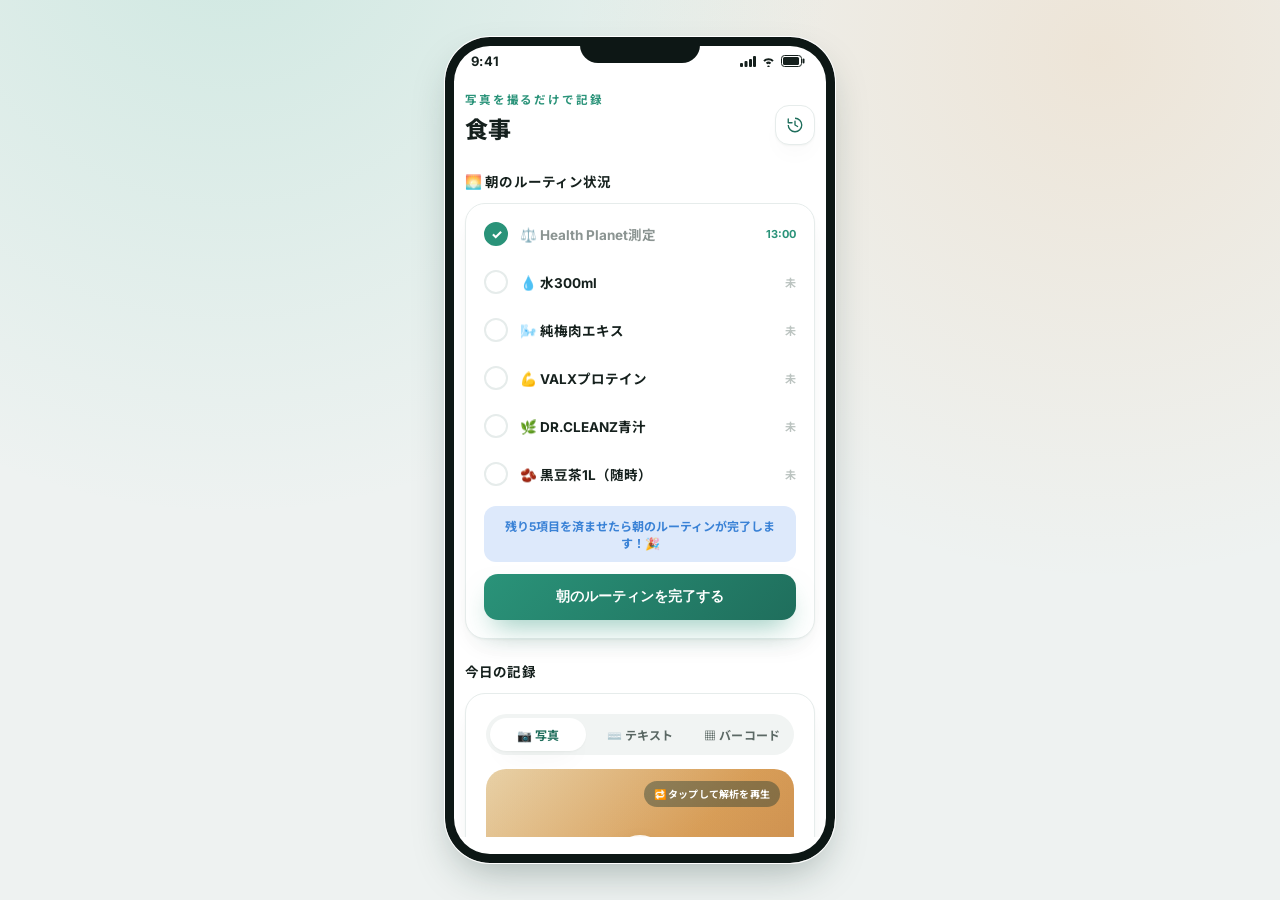
<file: mockups/home.html>
<!DOCTYPE html>
<html lang="ja">
<head>
<meta charset="UTF-8">
<meta name="viewport" content="width=device-width, initial-scale=1.0, viewport-fit=cover">
<meta name="apple-mobile-web-app-capable" content="yes">
<meta name="apple-mobile-web-app-status-bar-style" content="black-translucent">
<meta name="apple-mobile-web-app-title" content="LUMI">
<meta name="theme-color" content="#eef2f1">
<title>ホーム（食事）| VitaOne モックアップ</title>
<link rel="stylesheet" href="assets/style.css">
<script defer src="assets/app.js"></script>
</head>
<body>
<div class="phone">
  <div class="statusbar">
    <div class="notch"></div>
    <span>9:41</span>
    <div class="icons">
      <svg width="16" height="11" viewBox="0 0 16 11" fill="none"><rect x="0" y="7" width="3" height="4" rx="1" fill="currentColor"/><rect x="4.5" y="5" width="3" height="6" rx="1" fill="currentColor"/><rect x="9" y="3" width="3" height="8" rx="1" fill="currentColor"/><rect x="13" y="0" width="3" height="11" rx="1" fill="currentColor"/></svg>
      <svg width="15" height="11" viewBox="0 0 15 11" fill="none"><path d="M7.5 9.5a1.2 1.2 0 100 2.4 1.2 1.2 0 000-2.4zM4.8 6.7a4 4 0 015.4 0L8.9 8.2a2 2 0 00-2.6 0L4.8 6.7zM2.3 4.2a7.6 7.6 0 0110.4 0L11.3 5.7a5.6 5.6 0 00-7.6 0L2.3 4.2z" fill="currentColor"/></svg>
      <svg width="24" height="12" viewBox="0 0 24 12" fill="none"><rect x="0.5" y="0.5" width="20" height="11" rx="3" stroke="currentColor"/><rect x="2" y="2" width="16" height="8" rx="1.5" fill="currentColor"/><rect x="21.5" y="3.5" width="2" height="5" rx="1" fill="currentColor"/></svg>
    </div>
  </div>

  <div class="screen">
    <div class="appbar">
      <div>
        <p class="eyebrow">写真を撮るだけで記録</p>
        <h1>食事</h1>
      </div>
      <a class="icon-btn" href="#" aria-label="履歴">
        <svg width="18" height="18" viewBox="0 0 24 24" fill="none"><path d="M3 12a9 9 0 109-9" stroke="currentColor" stroke-width="1.8"/><path d="M3 4v5h5M12 7v5l3.5 2" stroke="currentColor" stroke-width="1.8" stroke-linecap="round" stroke-linejoin="round"/></svg>
      </a>
    </div>
    <div class="content">

      <div class="section-title">🌅 朝のルーティン状況</div>
      <div class="card routine-card">
        <div class="routine-row done" data-routine-item>
          <span class="routine-check">✓</span>
          <span class="routine-label">⚖️ Health Planet測定</span>
          <span class="routine-meta">13:00</span>
        </div>
        <div class="routine-row" data-routine-item>
          <span class="routine-check"></span>
          <span class="routine-label">💧 水300ml</span>
          <span class="routine-meta">未</span>
        </div>
        <div class="routine-row" data-routine-item>
          <span class="routine-check"></span>
          <span class="routine-label">🌬️ 純梅肉エキス</span>
          <span class="routine-meta">未</span>
        </div>
        <div class="routine-row" data-routine-item>
          <span class="routine-check"></span>
          <span class="routine-label">💪 VALXプロテイン</span>
          <span class="routine-meta">未</span>
        </div>
        <div class="routine-row" data-routine-item>
          <span class="routine-check"></span>
          <span class="routine-label">🌿 DR.CLEANZ青汁</span>
          <span class="routine-meta">未</span>
        </div>
        <div class="routine-row" data-routine-item>
          <span class="routine-check"></span>
          <span class="routine-label">🫘 黒豆茶1L（随時）</span>
          <span class="routine-meta">未</span>
        </div>
        <div class="routine-hint" data-routine-hint>残り5項目を済ませたら朝のルーティンが完了します！🎉</div>
        <button class="routine-complete-btn" data-routine-complete>朝のルーティンを完了する</button>
      </div>

      <div class="section-title">今日の記録</div>
      <div class="card">
        <div class="input-tabs">
          <button class="input-tab active" data-panel="photo">📷 写真</button>
          <button class="input-tab" data-panel="text">⌨️ テキスト</button>
          <button class="input-tab" data-panel="barcode">▦ バーコード</button>
        </div>

        <div class="input-panel" data-panel="photo">
          <div class="photo-frame" id="meal-photo-frame">
            <span class="replay-hint">🔁 タップして解析を再生</span>
            <div class="shutter">
              <svg width="22" height="22" viewBox="0 0 24 24" fill="none"><path d="M9 4l-1.6 2H4.5A1.5 1.5 0 003 7.5v10A1.5 1.5 0 004.5 19h15a1.5 1.5 0 001.5-1.5v-10A1.5 1.5 0 0019.5 6h-2.9L15 4H9z" stroke="currentColor" stroke-width="1.6" stroke-linejoin="round"/><circle cx="12" cy="12.5" r="3.4" stroke="currentColor" stroke-width="1.6"/></svg>
            </div>
            <div class="hint">タップして食事の写真を撮影<br>自動で品目・カロリーを推定します</div>
          </div>

          <div style="text-align:center; margin-bottom:14px;">
            <span class="caption">📸 撮るだけで、ここから先はぜんぶ自動 →</span>
          </div>
          <div class="auto-flow">
            <div class="step"><div class="dot">✓</div><div class="lbl">品目を<br>認識</div></div>
            <div class="step"><div class="dot">✓</div><div class="lbl">カロリー算出・<br>総量(g)を推定</div></div>
            <div class="step"><div class="dot">✓</div><div class="lbl">体組成・目標と<br>照合</div></div>
            <div class="step"><div class="dot">✓</div><div class="lbl">9案の提案を<br>生成</div></div>
          </div>

          <div class="row fade-seq" data-seq="1" style="margin-bottom:8px; align-items:flex-start;">
            <div>
              <strong style="font-size:14.5px; font-family:'Noto Sans JP',sans-serif;">昼食：鶏の照り焼き定食</strong><br>
              <button class="meal-edit-toggle" id="meal-edit-toggle">✏️ 解析結果を編集</button>
            </div>
            <span class="pill">推定 <span data-count-kcal>720</span>kcal ・ 総量 <span data-count-gram>410</span>g</span>
          </div>
          <div class="fade-seq" data-seq="1" style="font-size:11.5px;color:var(--ink-soft);font-weight:600;line-height:1.7;">
            たんぱく質 38g ／ 脂質 22g ／ 炭水化物 88g
            <br><span style="color:var(--teal-600);">解析結果はタップして修正できます ✓</span>
            <div class="tag-row">
              <span class="tag tag-warn">🥚 卵を含む</span>
              <span class="tag tag-warn">🌾 小麦を含む</span>
              <span class="tag tag-info">添加物：着色料・保存料は検出されませんでした</span>
            </div>
            <button class="fav-btn" id="meal-fav-btn">♡ お気に入りに保存</button>
          </div>

          <div class="meal-edit fade-seq" data-seq="1" id="meal-edit">
            <div class="food-item-row" data-grams="140" data-kcal="320" data-step="10" data-kcal-per-step="23">
              <span class="food-name">鶏もも肉の照り焼き</span>
              <span class="food-kcal">320kcal</span>
              <div class="qty-stepper"><button class="qty-minus">−</button><span class="qty-val">140g</span><button class="qty-plus">+</button></div>
              <button class="remove-btn">×</button>
            </div>
            <div class="food-item-row" data-grams="180" data-kcal="302" data-step="10" data-kcal-per-step="17">
              <span class="food-name">白ごはん</span>
              <span class="food-kcal">302kcal</span>
              <div class="qty-stepper"><button class="qty-minus">−</button><span class="qty-val">180g</span><button class="qty-plus">+</button></div>
              <button class="remove-btn">×</button>
            </div>
            <div class="food-item-row" data-grams="60" data-kcal="18" data-step="10" data-kcal-per-step="3">
              <span class="food-name">キャベツ・トマトの付け合わせ</span>
              <span class="food-kcal">18kcal</span>
              <div class="qty-stepper"><button class="qty-minus">−</button><span class="qty-val">60g</span><button class="qty-plus">+</button></div>
              <button class="remove-btn">×</button>
            </div>
            <div class="food-item-row" data-grams="30" data-kcal="80" data-step="10" data-kcal-per-step="27">
              <span class="food-name">照り焼きだれ</span>
              <span class="food-kcal">80kcal</span>
              <div class="qty-stepper"><button class="qty-minus">−</button><span class="qty-val">30g</span><button class="qty-plus">+</button></div>
              <button class="remove-btn">×</button>
            </div>
            <div class="add-item-row">
              <button class="add-item-chip" data-name="味噌汁" data-grams="150" data-kcal="40">+ 味噌汁を追加</button>
              <button class="add-item-chip" data-name="ひとくちゼリー" data-grams="70" data-kcal="60">+ ひとくちゼリーを追加</button>
            </div>
          </div>
        </div>

        <div class="input-panel" data-panel="text" hidden>
          <div class="search-box">
            <svg width="16" height="16" viewBox="0 0 24 24" fill="none"><circle cx="11" cy="11" r="7" stroke="currentColor" stroke-width="2"/><path d="M20 20l-3.5-3.5" stroke="currentColor" stroke-width="2" stroke-linecap="round"/></svg>
            <input type="text" placeholder="食品名で検索（例：おにぎり、サラダチキン）">
          </div>
          <div class="chip-row">
            <button class="food-chip">🍙 鮭おにぎり<span>180kcal</span></button>
            <button class="food-chip">🥗 サラダチキン<span>120kcal</span></button>
            <button class="food-chip">☕ ブラックコーヒー<span>5kcal</span></button>
            <button class="food-chip">🍌 バナナ<span>90kcal</span></button>
            <button class="food-chip">🥚 ゆで卵<span>78kcal</span></button>
            <button class="food-chip">🥛 低脂肪乳<span>92kcal</span></button>
          </div>
          <div style="text-align:center; margin-top:14px; font-size:11.5px; color:var(--ink-soft); font-weight:600;">
            よく使う食品をタップして記録に追加
          </div>
        </div>

        <div class="input-panel" data-panel="barcode" hidden>
          <div class="barcode-frame">
            <div class="target"></div>
            <div class="hint">商品のバーコードを枠に合わせてください</div>
          </div>
          <div class="scan-result">
            <div class="row" style="align-items:flex-start;">
              <strong style="font-size:13.5px; font-family:'Noto Sans JP',sans-serif; line-height:1.5;">のむヨーグルト<br>ドリンクタイプ 200ml</strong>
              <span class="pill">推定 130kcal</span>
            </div>
            <div style="font-size:11.5px;color:var(--ink-soft);font-weight:600;margin-top:6px;">たんぱく質 6g ／ 脂質 3g ／ 糖質 19g</div>
            <div class="tag-row">
              <span class="tag tag-warn">🥛 乳成分を含む</span>
              <span class="tag tag-info">添加物：香料・安定剤（ペクチン）</span>
            </div>
            <button class="fav-btn">♡ お気に入りに保存</button>
          </div>
        </div>
      </div>

      <div class="card fade-seq" data-seq="2">
        <div class="section-title" style="margin:0 0 14px;">今日の摂取バランス</div>
        <div class="budget-top">
          <div class="ring-wrap budget-ring">
            <svg viewBox="0 0 96 96">
              <circle class="ring-bg" cx="48" cy="48" r="42" fill="none" stroke-width="8"/>
              <circle class="ring-fg" cx="48" cy="48" r="42" fill="none" stroke-width="8"
                stroke-dasharray="263.9" stroke-dashoffset="173"/>
            </svg>
            <div class="ring-center">
              <div class="rem-label">残り</div>
              <div class="num">620</div>
              <div class="max">kcal</div>
            </div>
          </div>
          <div class="budget-side">
            <div class="budget-goal">目標 <strong>1,800</strong> キロカロリー</div>
            <div class="macro-row">
              <span class="micro-ring" style="--ring-c:var(--teal-600); --pct:62;"></span>
              <span class="macro-name">タンパク質</span>
              <span class="macro-val">81<small>/130g</small></span>
            </div>
            <div class="macro-row">
              <span class="micro-ring" style="--ring-c:var(--amber-600); --pct:48;"></span>
              <span class="macro-name">脂質</span>
              <span class="macro-val">26<small>/55g</small></span>
            </div>
            <div class="macro-row">
              <span class="micro-ring" style="--ring-c:var(--sky-600); --pct:70;"></span>
              <span class="macro-name">炭水化物</span>
              <span class="macro-val">161<small>/230g</small></span>
            </div>
          </div>
        </div>
      </div>

      <div class="section-title">💧 水を飲む</div>
      <div class="card water-card">
        <div class="water-main">
          <div class="water-left">
            <div class="water-amount"><span class="water-ml">800</span><span class="water-unit"> ml</span></div>
            <div class="water-goal">目標: 2,000ml</div>
            <span class="water-cup-pill">1カップ = 200ml</span>
          </div>
          <button class="water-add-btn" aria-label="水を追加">＋</button>
        </div>
        <div class="water-bar-track"><div class="water-bar-fill" style="width:40%;"></div></div>
      </div>

      <div class="section-title">🍽 今日の昼食のご提案<span class="more">9案</span></div>
      <div class="card" id="meal-suggestions">
        <div class="suggestion-item fade-seq" data-seq="3">
          <div class="num">1</div>
          <div>
            <div class="name">鶏むね肉と温野菜のグリル（自宅で）</div>
            <div class="meta">推定 480kcal ・ たんぱく質 35g</div>
            <div class="reason">内臓脂肪・体脂肪率の改善が最優先のため、高たんぱく・低脂質を意識。消化にも優しく、回復をサポートします。</div>
            <div class="order">🥢 食べる順番（5ステップ）：①水・黒豆茶を一杯 → ②温野菜 → ③鶏むね肉 → ④スープ → ⑤（主食を添えるなら）雑穀ご飯は最後に少なめに。1口30回・20分以上かけて、ゆっくり食べましょう。</div>
            <div class="suggestion-cta">
              <div class="cta-msg">✓ この献立を選びました。ミールプランに追加して、今日の食事として記録しましょう。</div>
              <div class="cta-actions">
                <button class="btn-mini btn-mini-primary" data-suggestion-action="plan">ミールプランに追加する</button>
                <button class="btn-mini btn-mini-ghost" data-suggestion-action="back">他の提案を見る</button>
              </div>
            </div>
          </div>
        </div>
        <div class="suggestion-item fade-seq" data-seq="4">
          <div class="num">2</div>
          <div>
            <div class="name">サラダチキン＋具沢山味噌汁＋雑穀おにぎり（コンビニ）</div>
            <div class="meta">推定 540kcal ・ 残りカロリー枠にぴったり</div>
            <div class="reason">外食・中食でも選びやすいよう、コンビニで揃えられる組み合わせも用意しました。</div>
            <div class="order">🥢 食べる順番（5ステップ）：①水・黒豆茶を一杯 → ②味噌汁の野菜・きのこ・海藻 → ③サラダチキン → ④味噌汁の汁 → ⑤雑穀おにぎりは最後に少なめに。1口30回・20分以上かけて食べましょう。</div>
            <div class="suggestion-cta">
              <div class="cta-msg">✓ この献立を選びました。ミールプランに追加して、今日の食事として記録しましょう。</div>
              <div class="cta-actions">
                <button class="btn-mini btn-mini-primary" data-suggestion-action="plan">ミールプランに追加する</button>
                <button class="btn-mini btn-mini-ghost" data-suggestion-action="back">他の提案を見る</button>
              </div>
            </div>
          </div>
        </div>
        <div class="suggestion-item fade-seq" data-seq="5">
          <div class="num">3</div>
          <div>
            <div class="name">鯖の塩焼き＋ひじきの煮物＋玄米</div>
            <div class="meta">推定 560kcal ・ たんぱく質 32g</div>
            <div class="reason">内臓脂肪レベルの改善に役立つ青魚・食物繊維を中心に構成しました。</div>
            <div class="order">🥢 食べる順番（5ステップ）：①水・黒豆茶を一杯 → ②ひじきの煮物（海藻・野菜） → ③鯖の塩焼き → ④汁物があれば先に一口 → ⑤玄米は最後に少なめに。1口30回・20分以上かけて、よく噛んで食べましょう。</div>
            <div class="suggestion-cta">
              <div class="cta-msg">✓ この献立を選びました。ミールプランに追加して、今日の食事として記録しましょう。</div>
              <div class="cta-actions">
                <button class="btn-mini btn-mini-primary" data-suggestion-action="plan">ミールプランに追加する</button>
                <button class="btn-mini btn-mini-ghost" data-suggestion-action="back">他の提案を見る</button>
              </div>
            </div>
          </div>
        </div>
        <div class="suggestion-item fade-seq" data-seq="6">
          <div class="num">4</div>
          <div>
            <div class="name">豆腐と野菜の寄せ鍋（昆布だし・豆乳は使用しません）</div>
            <div class="meta">推定 430kcal ・ 低カロリー・満足感重視</div>
            <div class="reason">「鍋」がお好きとのことなので、昆布だしベースのバリエーションを。豆乳鍋はリクエストにより候補から外しています。化学調味料を使わず素材の味を活かしました。</div>
            <div class="order">🥢 食べる順番（5ステップ）：①水・黒豆茶を一杯 → ②野菜・きのこから食べ進める → ③豆腐 → ④鍋の汁（昆布だし） → ⑤〆を入れる場合はうどん・雑炊を最後に少量。1口30回・20分以上かけて食べましょう。</div>
            <div class="suggestion-cta">
              <div class="cta-msg">✓ この献立を選びました。ミールプランに追加して、今日の食事として記録しましょう。</div>
              <div class="cta-actions">
                <button class="btn-mini btn-mini-primary" data-suggestion-action="plan">ミールプランに追加する</button>
                <button class="btn-mini btn-mini-ghost" data-suggestion-action="back">他の提案を見る</button>
              </div>
            </div>
          </div>
        </div>
        <div class="suggestion-item fade-seq" data-seq="7">
          <div class="num">5</div>
          <div>
            <div class="name">全粒粉サンドイッチ（鶏むね肉・卵・野菜）＋スープ</div>
            <div class="meta">推定 500kcal ・ 外出先でも準備しやすい</div>
            <div class="reason">PFCバランスが崩れにくく、忙しい日でも選びやすい構成です。</div>
            <div class="order">🥢 食べる順番（5ステップ）：①水・黒豆茶を一杯 → ②スープの野菜 → ③サンドイッチの具（卵・鶏むね肉） → ④スープを飲み切る → ⑤パン部分は最後に少なめに。1口30回・20分以上かけて、血糖値の急上昇を抑えましょう。</div>
            <div class="suggestion-cta">
              <div class="cta-msg">✓ この献立を選びました。ミールプランに追加して、今日の食事として記録しましょう。</div>
              <div class="cta-actions">
                <button class="btn-mini btn-mini-primary" data-suggestion-action="plan">ミールプランに追加する</button>
                <button class="btn-mini btn-mini-ghost" data-suggestion-action="back">他の提案を見る</button>
              </div>
            </div>
          </div>
        </div>
        <div class="suggestion-item fade-seq" data-seq="8">
          <div class="num">6</div>
          <div>
            <div class="name">焼き魚定食（外食・定食店）</div>
            <div class="meta">推定 550kcal ・ たんぱく質 30g</div>
            <div class="reason">外食でも、揚げ物を避けて焼き魚中心の定食を選べば今日の方針に近づけます。ご飯は少なめでお願いすると◎。</div>
            <div class="order">🥢 食べる順番（5ステップ）：①水・黒豆茶を一杯 → ②お新香・小鉢の野菜 → ③味噌汁の具 → ④焼き魚 → ⑤ご飯は最後に少なめに。1口30回・20分以上かけて食べましょう。</div>
            <div class="suggestion-cta">
              <div class="cta-msg">✓ この献立を選びました。ミールプランに追加して、今日の食事として記録しましょう。</div>
              <div class="cta-actions">
                <button class="btn-mini btn-mini-primary" data-suggestion-action="plan">ミールプランに追加する</button>
                <button class="btn-mini btn-mini-ghost" data-suggestion-action="back">他の提案を見る</button>
              </div>
            </div>
          </div>
        </div>
        <div class="suggestion-item fade-seq" data-seq="9">
          <div class="num">7</div>
          <div>
            <div class="name">グリルチキン＆温野菜プレート（外食・カフェ）</div>
            <div class="meta">推定 480kcal ・ たんぱく質 34g</div>
            <div class="reason">外食先でも高たんぱく・低脂質のグリル料理を選べば、内臓脂肪の改善ペースを保てます。ドレッシングは別添えで。</div>
            <div class="order">🥢 食べる順番（5ステップ）：①水・黒豆茶を一杯 → ②サラダ・温野菜 → ③スープ → ④グリルチキン → ⑤パンや雑穀は最後に少なめに。1口30回・20分以上かけて食べましょう。</div>
            <div class="suggestion-cta">
              <div class="cta-msg">✓ この献立を選びました。ミールプランに追加して、今日の食事として記録しましょう。</div>
              <div class="cta-actions">
                <button class="btn-mini btn-mini-primary" data-suggestion-action="plan">ミールプランに追加する</button>
                <button class="btn-mini btn-mini-ghost" data-suggestion-action="back">他の提案を見る</button>
              </div>
            </div>
          </div>
        </div>
        <div class="suggestion-item fade-seq" data-seq="10">
          <div class="num">8</div>
          <div>
            <div class="name">鶏むね肉グリルボウル（UberEats）</div>
            <div class="meta">推定 520kcal ・ たんぱく質 36g</div>
            <div class="reason">出前でも揚げ物を避け、グリル・蒸し中心のヘルシーボウルを選べば、今日のアドバイスに沿った一食になります。</div>
            <div class="order">🥢 食べる順番（5ステップ）：①水・黒豆茶を一杯 → ②付け合わせの野菜 → ③スープがあれば先に → ④鶏むね肉 → ⑤ご飯・雑穀は最後に少なめに。1口30回・20分以上かけて食べましょう。</div>
            <div class="suggestion-cta">
              <div class="cta-msg">✓ この献立を選びました。ミールプランに追加して、今日の食事として記録しましょう。</div>
              <div class="cta-actions">
                <button class="btn-mini btn-mini-primary" data-suggestion-action="plan">ミールプランに追加する</button>
                <button class="btn-mini btn-mini-ghost" data-suggestion-action="back">他の提案を見る</button>
              </div>
            </div>
          </div>
        </div>
        <div class="suggestion-item fade-seq" data-seq="11">
          <div class="num">9</div>
          <div>
            <div class="name">鯖の塩焼き弁当（UberEats）</div>
            <div class="meta">推定 560kcal ・ たんぱく質 32g</div>
            <div class="reason">和食系の出前なら焼き魚・煮物中心の弁当を。揚げ物の付け合わせを残せば、今日の方針に合わせやすくなります。</div>
            <div class="order">🥢 食べる順番（5ステップ）：①水・黒豆茶を一杯 → ②煮物・お新香 → ③味噌汁の具 → ④焼き魚 → ⑤ご飯は最後に少なめに。1口30回・20分以上かけて食べましょう。</div>
            <div class="suggestion-cta">
              <div class="cta-msg">✓ この献立を選びました。ミールプランに追加して、今日の食事として記録しましょう。</div>
              <div class="cta-actions">
                <button class="btn-mini btn-mini-primary" data-suggestion-action="plan">ミールプランに追加する</button>
                <button class="btn-mini btn-mini-ghost" data-suggestion-action="back">他の提案を見る</button>
              </div>
            </div>
          </div>
        </div>
        <div class="advice-box fade-seq" data-seq="12">
          <span>⚠️</span>
          <span>ひとことアドバイス：ここ2日、揚げ物が続いています。今日は油を使う調理を避けた①③④のような選択がおすすめです。</span>
        </div>
      </div>

      <div class="section-title">📊 今日の課題の整理 <span class="more">Health Planetより</span></div>
      <div class="card fade-seq" data-seq="13">
        <div style="font-size:12.5px; font-weight:800; color:#ad3f31; font-family:'Noto Sans JP',sans-serif; margin-bottom:8px;">最優先で改善すべき点</div>
        <div class="suggestion-item" style="padding:8px 0;">
          <div class="num" style="background:linear-gradient(135deg,var(--coral-600),#ad3f31); box-shadow:0 6px 14px -6px rgba(227,106,93,0.6);">!</div>
          <div>
            <div class="name" style="font-size:13px;">内臓脂肪レベル 15.5（過剰）</div>
            <div class="reason" style="background:var(--coral-100); border-color:#f6d3cd;">生活習慣病リスクが高い状態。最優先で取り組みたいポイントです。</div>
          </div>
        </div>
        <div class="suggestion-item" style="padding:8px 0;">
          <div class="num" style="background:linear-gradient(135deg,var(--coral-600),#ad3f31); box-shadow:0 6px 14px -6px rgba(227,106,93,0.6);">!</div>
          <div>
            <div class="name" style="font-size:13px;">体脂肪率 30.20%（肥満）</div>
            <div class="reason" style="background:var(--coral-100); border-color:#f6d3cd;">目標は25%以下。緩やかなカロリー収支と運動の継続が鍵になります。</div>
          </div>
        </div>
        <div class="suggestion-item" style="padding:8px 0;">
          <div class="num" style="background:linear-gradient(135deg,var(--coral-600),#ad3f31); box-shadow:0 6px 14px -6px rgba(227,106,93,0.6);">!</div>
          <div>
            <div class="name" style="font-size:13px;">基礎代謝量 1,765kcal（少ない）</div>
            <div class="reason" style="background:var(--coral-100); border-color:#f6d3cd;">筋肉の「質」は良いので、量を増やして代謝の底上げを狙いましょう。</div>
          </div>
        </div>

        <div class="divider"></div>
        <div style="font-size:12.5px; font-weight:800; color:var(--teal-700); font-family:'Noto Sans JP',sans-serif; margin-bottom:8px;">良い点</div>
        <div class="suggestion-item" style="padding:8px 0;">
          <div class="num">✓</div>
          <div>
            <div class="name" style="font-size:13px;">筋肉量 58.00kg（標準）</div>
            <div class="reason">標準範囲を維持できています。このまま継続しましょう。</div>
          </div>
        </div>
        <div class="suggestion-item" style="padding:8px 0; border-bottom:none;">
          <div class="num">✓</div>
          <div>
            <div class="name" style="font-size:13px;">筋質点数 89（高い）</div>
            <div class="reason">質の良い筋肉が土台にあります。ここから量と代謝を伸ばせる余地が大きいです。</div>
          </div>
        </div>

        <div class="advice-box" style="background:var(--teal-50); border-color:var(--teal-100); color:var(--teal-900);">
          <span>📈</span>
          <span>前回（5/14時点）との比較：体脂肪率 −1.2pt／基礎代謝 +32kcal／体内年齢 −2才と、体重はほぼ変わらず（+0.05kg）ながら体組成は改善方向に向かっています（ボディリコンポジション）。このペースを維持しましょう。</span>
        </div>
      </div>

      <div class="section-title">この提案が考慮した条件</div>
      <div class="card" style="font-size:12px; line-height:1.6;">
        <div class="row" style="padding:6px 0;"><span style="font-weight:600;color:var(--ink-soft);">① アレルギー・食事制限</span><span class="pill">該当なし</span></div>
        <div class="divider" style="margin:2px 0;"></div>
        <div class="row" style="padding:6px 0;"><span style="font-weight:600;color:var(--ink-soft);">② 今日のコンディション</span><span class="pill">活動量やや多め</span></div>
        <div class="divider" style="margin:2px 0;"></div>
        <div class="row" style="padding:6px 0;"><span style="font-weight:600;color:var(--ink-soft);">③ 残りカロリー枠</span><span class="pill muted">約 620kcal</span></div>
        <div class="divider" style="margin:2px 0;"></div>
        <div class="row" style="padding:6px 0;"><span style="font-weight:600;color:var(--ink-soft);">④ 直近の栄養バランス</span><span class="pill warn">揚げ物が連続</span></div>
        <div class="divider" style="margin:2px 0;"></div>
        <div class="row" style="padding:6px 0;"><span style="font-weight:600;color:var(--ink-soft);">⑤ 健康目標</span><span class="pill coral">減量＋筋力アップ</span></div>
      </div>

      <a class="btn-secondary" href="mealplan.html">
        <svg width="14" height="14" viewBox="0 0 24 24" fill="none"><rect x="3.5" y="5" width="17" height="15" rx="3" stroke="currentColor" stroke-width="1.7"/><path d="M3.5 9.5h17M8 3v3M16 3v3" stroke="currentColor" stroke-width="1.7" stroke-linecap="round"/></svg>
        14日間のミールプランを見る
      </a>
      <a class="btn-primary" href="meal.html">
        <svg width="16" height="16" viewBox="0 0 24 24" fill="none"><path d="M4 4v5h5M20 20v-5h-5M19.4 9a8 8 0 00-14-3M4.6 15a8 8 0 0014 3" stroke="currentColor" stroke-width="2" stroke-linecap="round" stroke-linejoin="round"/></svg>
        別の提案を見る
      </a>

    </div>

    <div class="tabbar">
      <a class="tab active" href="home.html"><span class="ti">🏠</span>ホーム</a>
      <a class="tab" href="record.html"><span class="ti">📋</span>記録</a>
      <a class="tab" href="run.html"><span class="ti">🏃</span>走る</a>
      <a class="tab" href="meal.html"><span class="ti">🍽</span>食事</a>
      <a class="tab" href="trend.html"><span class="ti">📈</span>トレンド</a>
    </div>
  </div>
</div>
</body>
</html>
</file>
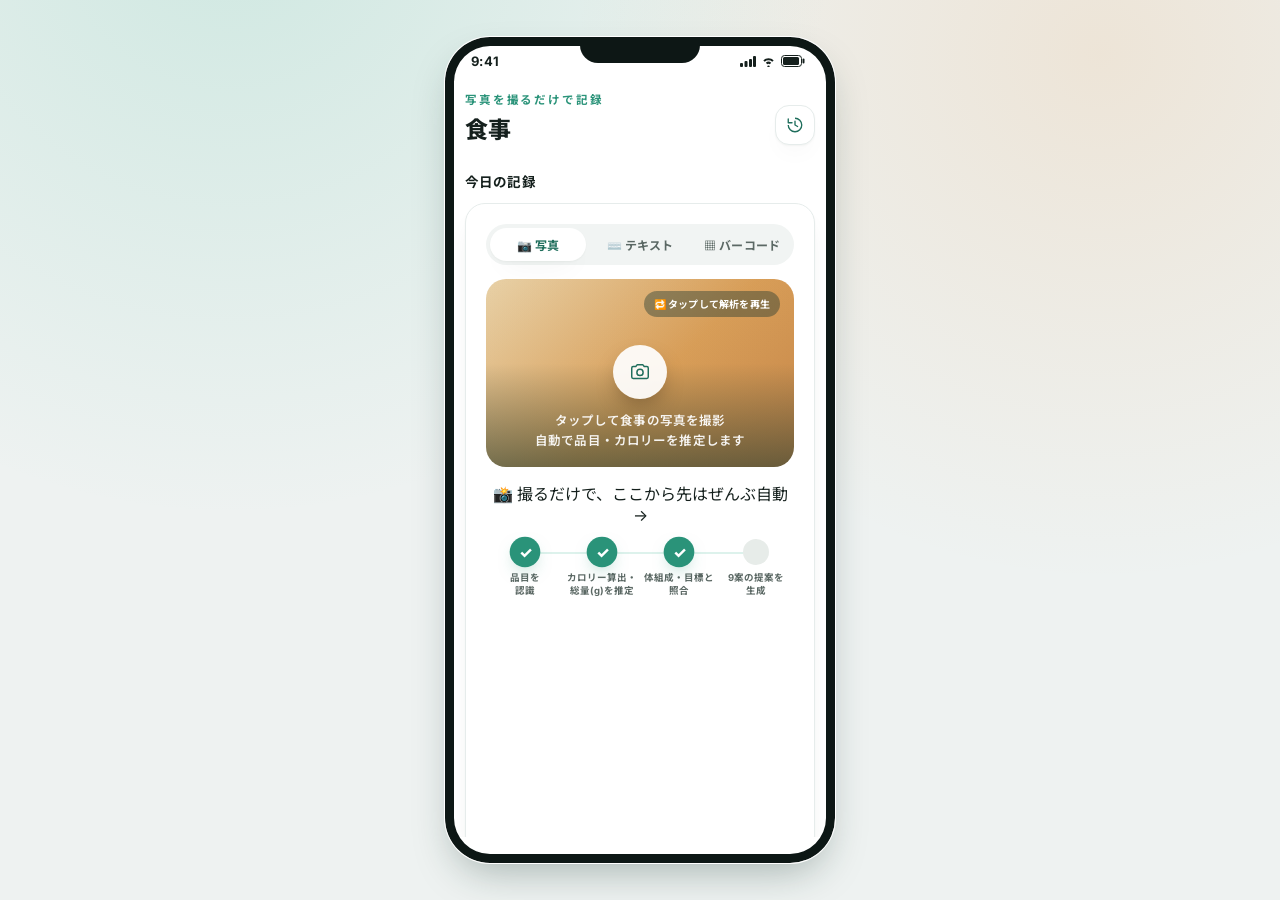
<file: mockups/meal.html>
<!DOCTYPE html>
<html lang="ja">
<head>
<meta charset="UTF-8">
<meta name="viewport" content="width=device-width, initial-scale=1.0, viewport-fit=cover">
<meta name="apple-mobile-web-app-capable" content="yes">
<meta name="apple-mobile-web-app-status-bar-style" content="black-translucent">
<meta name="apple-mobile-web-app-title" content="LUMI">
<meta name="theme-color" content="#eef2f1">
<title>食事・献立提案 | VitaOne モックアップ</title>
<link rel="stylesheet" href="assets/style.css">
<script defer src="assets/app.js"></script>
</head>
<body>
<div class="phone">
  <div class="statusbar">
    <div class="notch"></div>
    <span>9:41</span>
    <div class="icons">
      <svg width="16" height="11" viewBox="0 0 16 11" fill="none"><rect x="0" y="7" width="3" height="4" rx="1" fill="currentColor"/><rect x="4.5" y="5" width="3" height="6" rx="1" fill="currentColor"/><rect x="9" y="3" width="3" height="8" rx="1" fill="currentColor"/><rect x="13" y="0" width="3" height="11" rx="1" fill="currentColor"/></svg>
      <svg width="15" height="11" viewBox="0 0 15 11" fill="none"><path d="M7.5 9.5a1.2 1.2 0 100 2.4 1.2 1.2 0 000-2.4zM4.8 6.7a4 4 0 015.4 0L8.9 8.2a2 2 0 00-2.6 0L4.8 6.7zM2.3 4.2a7.6 7.6 0 0110.4 0L11.3 5.7a5.6 5.6 0 00-7.6 0L2.3 4.2z" fill="currentColor"/></svg>
      <svg width="24" height="12" viewBox="0 0 24 12" fill="none"><rect x="0.5" y="0.5" width="20" height="11" rx="3" stroke="currentColor"/><rect x="2" y="2" width="16" height="8" rx="1.5" fill="currentColor"/><rect x="21.5" y="3.5" width="2" height="5" rx="1" fill="currentColor"/></svg>
    </div>
  </div>

  <div class="screen">
    <div class="appbar">
      <div>
        <p class="eyebrow">写真を撮るだけで記録</p>
        <h1>食事</h1>
      </div>
      <a class="icon-btn" href="#" aria-label="履歴">
        <svg width="18" height="18" viewBox="0 0 24 24" fill="none"><path d="M3 12a9 9 0 109-9" stroke="currentColor" stroke-width="1.8"/><path d="M3 4v5h5M12 7v5l3.5 2" stroke="currentColor" stroke-width="1.8" stroke-linecap="round" stroke-linejoin="round"/></svg>
      </a>
    </div>
    <div class="content">

      <div class="section-title">今日の記録</div>
      <div class="card">
        <div class="input-tabs">
          <button class="input-tab active" data-panel="photo">📷 写真</button>
          <button class="input-tab" data-panel="text">⌨️ テキスト</button>
          <button class="input-tab" data-panel="barcode">▦ バーコード</button>
        </div>

        <div class="input-panel" data-panel="photo">
          <div class="photo-frame" id="meal-photo-frame">
            <span class="replay-hint">🔁 タップして解析を再生</span>
            <div class="shutter">
              <svg width="22" height="22" viewBox="0 0 24 24" fill="none"><path d="M9 4l-1.6 2H4.5A1.5 1.5 0 003 7.5v10A1.5 1.5 0 004.5 19h15a1.5 1.5 0 001.5-1.5v-10A1.5 1.5 0 0019.5 6h-2.9L15 4H9z" stroke="currentColor" stroke-width="1.6" stroke-linejoin="round"/><circle cx="12" cy="12.5" r="3.4" stroke="currentColor" stroke-width="1.6"/></svg>
            </div>
            <div class="hint">タップして食事の写真を撮影<br>自動で品目・カロリーを推定します</div>
          </div>

          <div style="text-align:center; margin-bottom:14px;">
            <span class="caption">📸 撮るだけで、ここから先はぜんぶ自動 →</span>
          </div>
          <div class="auto-flow">
            <div class="step"><div class="dot">✓</div><div class="lbl">品目を<br>認識</div></div>
            <div class="step"><div class="dot">✓</div><div class="lbl">カロリー算出・<br>総量(g)を推定</div></div>
            <div class="step"><div class="dot">✓</div><div class="lbl">体組成・目標と<br>照合</div></div>
            <div class="step"><div class="dot">✓</div><div class="lbl">9案の提案を<br>生成</div></div>
          </div>

          <div class="row fade-seq" data-seq="1" style="margin-bottom:8px; align-items:flex-start;">
            <div>
              <strong style="font-size:14.5px; font-family:'Noto Sans JP',sans-serif;">昼食：鶏の照り焼き定食</strong><br>
              <button class="meal-edit-toggle" id="meal-edit-toggle">✏️ 解析結果を編集</button>
            </div>
            <span class="pill">推定 <span data-count-kcal>720</span>kcal ・ 総量 <span data-count-gram>410</span>g</span>
          </div>
          <div class="fade-seq" data-seq="1" style="font-size:11.5px;color:var(--ink-soft);font-weight:600;line-height:1.7;">
            たんぱく質 38g ／ 脂質 22g ／ 炭水化物 88g
            <br><span style="color:var(--teal-600);">解析結果はタップして修正できます ✓</span>
            <div class="tag-row">
              <span class="tag tag-warn">🥚 卵を含む</span>
              <span class="tag tag-warn">🌾 小麦を含む</span>
              <span class="tag tag-info">添加物：着色料・保存料は検出されませんでした</span>
            </div>
            <button class="fav-btn" id="meal-fav-btn">♡ お気に入りに保存</button>
          </div>

          <div class="meal-edit fade-seq" data-seq="1" id="meal-edit">
            <div class="food-item-row" data-grams="140" data-kcal="320" data-step="10" data-kcal-per-step="23">
              <span class="food-name">鶏もも肉の照り焼き</span>
              <span class="food-kcal">320kcal</span>
              <div class="qty-stepper"><button class="qty-minus">−</button><span class="qty-val">140g</span><button class="qty-plus">+</button></div>
              <button class="remove-btn">×</button>
            </div>
            <div class="food-item-row" data-grams="180" data-kcal="302" data-step="10" data-kcal-per-step="17">
              <span class="food-name">白ごはん</span>
              <span class="food-kcal">302kcal</span>
              <div class="qty-stepper"><button class="qty-minus">−</button><span class="qty-val">180g</span><button class="qty-plus">+</button></div>
              <button class="remove-btn">×</button>
            </div>
            <div class="food-item-row" data-grams="60" data-kcal="18" data-step="10" data-kcal-per-step="3">
              <span class="food-name">キャベツ・トマトの付け合わせ</span>
              <span class="food-kcal">18kcal</span>
              <div class="qty-stepper"><button class="qty-minus">−</button><span class="qty-val">60g</span><button class="qty-plus">+</button></div>
              <button class="remove-btn">×</button>
            </div>
            <div class="food-item-row" data-grams="30" data-kcal="80" data-step="10" data-kcal-per-step="27">
              <span class="food-name">照り焼きだれ</span>
              <span class="food-kcal">80kcal</span>
              <div class="qty-stepper"><button class="qty-minus">−</button><span class="qty-val">30g</span><button class="qty-plus">+</button></div>
              <button class="remove-btn">×</button>
            </div>
            <div class="add-item-row">
              <button class="add-item-chip" data-name="味噌汁" data-grams="150" data-kcal="40">+ 味噌汁を追加</button>
              <button class="add-item-chip" data-name="ひとくちゼリー" data-grams="70" data-kcal="60">+ ひとくちゼリーを追加</button>
            </div>
          </div>
        </div>

        <div class="input-panel" data-panel="text" hidden>
          <div class="search-box">
            <svg width="16" height="16" viewBox="0 0 24 24" fill="none"><circle cx="11" cy="11" r="7" stroke="currentColor" stroke-width="2"/><path d="M20 20l-3.5-3.5" stroke="currentColor" stroke-width="2" stroke-linecap="round"/></svg>
            <input type="text" placeholder="食品名で検索（例：おにぎり、サラダチキン）">
          </div>
          <div class="chip-row">
            <button class="food-chip">🍙 鮭おにぎり<span>180kcal</span></button>
            <button class="food-chip">🥗 サラダチキン<span>120kcal</span></button>
            <button class="food-chip">☕ ブラックコーヒー<span>5kcal</span></button>
            <button class="food-chip">🍌 バナナ<span>90kcal</span></button>
            <button class="food-chip">🥚 ゆで卵<span>78kcal</span></button>
            <button class="food-chip">🥛 低脂肪乳<span>92kcal</span></button>
          </div>
          <div style="text-align:center; margin-top:14px; font-size:11.5px; color:var(--ink-soft); font-weight:600;">
            よく使う食品をタップして記録に追加
          </div>
        </div>

        <div class="input-panel" data-panel="barcode" hidden>
          <div class="barcode-frame">
            <div class="target"></div>
            <div class="hint">商品のバーコードを枠に合わせてください</div>
          </div>
          <div class="scan-result">
            <div class="row" style="align-items:flex-start;">
              <strong style="font-size:13.5px; font-family:'Noto Sans JP',sans-serif; line-height:1.5;">のむヨーグルト<br>ドリンクタイプ 200ml</strong>
              <span class="pill">推定 130kcal</span>
            </div>
            <div style="font-size:11.5px;color:var(--ink-soft);font-weight:600;margin-top:6px;">たんぱく質 6g ／ 脂質 3g ／ 糖質 19g</div>
            <div class="tag-row">
              <span class="tag tag-warn">🥛 乳成分を含む</span>
              <span class="tag tag-info">添加物：香料・安定剤（ペクチン）</span>
            </div>
            <button class="fav-btn">♡ お気に入りに保存</button>
          </div>
        </div>
      </div>

      <div class="card fade-seq" data-seq="2">
        <div class="section-title" style="margin:0 0 14px;">今日の摂取バランス</div>
        <div class="budget-top">
          <div class="ring-wrap budget-ring">
            <svg viewBox="0 0 96 96">
              <circle class="ring-bg" cx="48" cy="48" r="42" fill="none" stroke-width="8"/>
              <circle class="ring-fg" cx="48" cy="48" r="42" fill="none" stroke-width="8"
                stroke-dasharray="263.9" stroke-dashoffset="173"/>
            </svg>
            <div class="ring-center">
              <div class="rem-label">残り</div>
              <div class="num">620</div>
              <div class="max">kcal</div>
            </div>
          </div>
          <div class="budget-side">
            <div class="budget-goal">目標 <strong>1,800</strong> キロカロリー</div>
            <div class="macro-row">
              <span class="micro-ring" style="--ring-c:var(--teal-600); --pct:62;"></span>
              <span class="macro-name">タンパク質</span>
              <span class="macro-val">81<small>/130g</small></span>
            </div>
            <div class="macro-row">
              <span class="micro-ring" style="--ring-c:var(--amber-600); --pct:48;"></span>
              <span class="macro-name">脂質</span>
              <span class="macro-val">26<small>/55g</small></span>
            </div>
            <div class="macro-row">
              <span class="micro-ring" style="--ring-c:var(--sky-600); --pct:70;"></span>
              <span class="macro-name">炭水化物</span>
              <span class="macro-val">161<small>/230g</small></span>
            </div>
          </div>
        </div>
      </div>

      <div class="section-title">💧 水を飲む</div>
      <div class="card water-card">
        <div class="water-main">
          <div class="water-left">
            <div class="water-amount"><span class="water-ml">800</span><span class="water-unit"> ml</span></div>
            <div class="water-goal">目標: 2,000ml</div>
            <span class="water-cup-pill">1カップ = 200ml</span>
          </div>
          <button class="water-add-btn" aria-label="水を追加">＋</button>
        </div>
        <div class="water-bar-track"><div class="water-bar-fill" style="width:40%;"></div></div>
      </div>

      <div class="section-title">🍽 今日の昼食のご提案<span class="more">9案</span></div>
      <div class="card" id="meal-suggestions">
        <div class="suggestion-item fade-seq" data-seq="3">
          <div class="num">1</div>
          <div>
            <div class="name">鶏むね肉と温野菜のグリル（自宅で）</div>
            <div class="meta">推定 480kcal ・ たんぱく質 35g</div>
            <div class="reason">内臓脂肪・体脂肪率の改善が最優先のため、高たんぱく・低脂質を意識。消化にも優しく、回復をサポートします。</div>
            <div class="order">🥢 食べる順番（5ステップ）：①水・黒豆茶を一杯 → ②温野菜 → ③鶏むね肉 → ④スープ → ⑤（主食を添えるなら）雑穀ご飯は最後に少なめに。1口30回・20分以上かけて、ゆっくり食べましょう。</div>
            <div class="suggestion-cta">
              <div class="cta-msg">✓ この献立を選びました。ミールプランに追加して、今日の食事として記録しましょう。</div>
              <div class="cta-actions">
                <button class="btn-mini btn-mini-primary" data-suggestion-action="plan">ミールプランに追加する</button>
                <button class="btn-mini btn-mini-ghost" data-suggestion-action="back">他の提案を見る</button>
              </div>
            </div>
          </div>
        </div>
        <div class="suggestion-item fade-seq" data-seq="4">
          <div class="num">2</div>
          <div>
            <div class="name">サラダチキン＋具沢山味噌汁＋雑穀おにぎり（コンビニ）</div>
            <div class="meta">推定 540kcal ・ 残りカロリー枠にぴったり</div>
            <div class="reason">外食・中食でも選びやすいよう、コンビニで揃えられる組み合わせも用意しました。</div>
            <div class="order">🥢 食べる順番（5ステップ）：①水・黒豆茶を一杯 → ②味噌汁の野菜・きのこ・海藻 → ③サラダチキン → ④味噌汁の汁 → ⑤雑穀おにぎりは最後に少なめに。1口30回・20分以上かけて食べましょう。</div>
            <div class="suggestion-cta">
              <div class="cta-msg">✓ この献立を選びました。ミールプランに追加して、今日の食事として記録しましょう。</div>
              <div class="cta-actions">
                <button class="btn-mini btn-mini-primary" data-suggestion-action="plan">ミールプランに追加する</button>
                <button class="btn-mini btn-mini-ghost" data-suggestion-action="back">他の提案を見る</button>
              </div>
            </div>
          </div>
        </div>
        <div class="suggestion-item fade-seq" data-seq="5">
          <div class="num">3</div>
          <div>
            <div class="name">鯖の塩焼き＋ひじきの煮物＋玄米</div>
            <div class="meta">推定 560kcal ・ たんぱく質 32g</div>
            <div class="reason">内臓脂肪レベルの改善に役立つ青魚・食物繊維を中心に構成しました。</div>
            <div class="order">🥢 食べる順番（5ステップ）：①水・黒豆茶を一杯 → ②ひじきの煮物（海藻・野菜） → ③鯖の塩焼き → ④汁物があれば先に一口 → ⑤玄米は最後に少なめに。1口30回・20分以上かけて、よく噛んで食べましょう。</div>
            <div class="suggestion-cta">
              <div class="cta-msg">✓ この献立を選びました。ミールプランに追加して、今日の食事として記録しましょう。</div>
              <div class="cta-actions">
                <button class="btn-mini btn-mini-primary" data-suggestion-action="plan">ミールプランに追加する</button>
                <button class="btn-mini btn-mini-ghost" data-suggestion-action="back">他の提案を見る</button>
              </div>
            </div>
          </div>
        </div>
        <div class="suggestion-item fade-seq" data-seq="6">
          <div class="num">4</div>
          <div>
            <div class="name">豆腐と野菜の寄せ鍋（昆布だし・豆乳は使用しません）</div>
            <div class="meta">推定 430kcal ・ 低カロリー・満足感重視</div>
            <div class="reason">「鍋」がお好きとのことなので、昆布だしベースのバリエーションを。豆乳鍋はリクエストにより候補から外しています。化学調味料を使わず素材の味を活かしました。</div>
            <div class="order">🥢 食べる順番（5ステップ）：①水・黒豆茶を一杯 → ②野菜・きのこから食べ進める → ③豆腐 → ④鍋の汁（昆布だし） → ⑤〆を入れる場合はうどん・雑炊を最後に少量。1口30回・20分以上かけて食べましょう。</div>
            <div class="suggestion-cta">
              <div class="cta-msg">✓ この献立を選びました。ミールプランに追加して、今日の食事として記録しましょう。</div>
              <div class="cta-actions">
                <button class="btn-mini btn-mini-primary" data-suggestion-action="plan">ミールプランに追加する</button>
                <button class="btn-mini btn-mini-ghost" data-suggestion-action="back">他の提案を見る</button>
              </div>
            </div>
          </div>
        </div>
        <div class="suggestion-item fade-seq" data-seq="7">
          <div class="num">5</div>
          <div>
            <div class="name">全粒粉サンドイッチ（鶏むね肉・卵・野菜）＋スープ</div>
            <div class="meta">推定 500kcal ・ 外出先でも準備しやすい</div>
            <div class="reason">PFCバランスが崩れにくく、忙しい日でも選びやすい構成です。</div>
            <div class="order">🥢 食べる順番（5ステップ）：①水・黒豆茶を一杯 → ②スープの野菜 → ③サンドイッチの具（卵・鶏むね肉） → ④スープを飲み切る → ⑤パン部分は最後に少なめに。1口30回・20分以上かけて、血糖値の急上昇を抑えましょう。</div>
            <div class="suggestion-cta">
              <div class="cta-msg">✓ この献立を選びました。ミールプランに追加して、今日の食事として記録しましょう。</div>
              <div class="cta-actions">
                <button class="btn-mini btn-mini-primary" data-suggestion-action="plan">ミールプランに追加する</button>
                <button class="btn-mini btn-mini-ghost" data-suggestion-action="back">他の提案を見る</button>
              </div>
            </div>
          </div>
        </div>
        <div class="suggestion-item fade-seq" data-seq="8">
          <div class="num">6</div>
          <div>
            <div class="name">焼き魚定食（外食・定食店）</div>
            <div class="meta">推定 550kcal ・ たんぱく質 30g</div>
            <div class="reason">外食でも、揚げ物を避けて焼き魚中心の定食を選べば今日の方針に近づけます。ご飯は少なめでお願いすると◎。</div>
            <div class="order">🥢 食べる順番（5ステップ）：①水・黒豆茶を一杯 → ②お新香・小鉢の野菜 → ③味噌汁の具 → ④焼き魚 → ⑤ご飯は最後に少なめに。1口30回・20分以上かけて食べましょう。</div>
            <div class="suggestion-cta">
              <div class="cta-msg">✓ この献立を選びました。ミールプランに追加して、今日の食事として記録しましょう。</div>
              <div class="cta-actions">
                <button class="btn-mini btn-mini-primary" data-suggestion-action="plan">ミールプランに追加する</button>
                <button class="btn-mini btn-mini-ghost" data-suggestion-action="back">他の提案を見る</button>
              </div>
            </div>
          </div>
        </div>
        <div class="suggestion-item fade-seq" data-seq="9">
          <div class="num">7</div>
          <div>
            <div class="name">グリルチキン＆温野菜プレート（外食・カフェ）</div>
            <div class="meta">推定 480kcal ・ たんぱく質 34g</div>
            <div class="reason">外食先でも高たんぱく・低脂質のグリル料理を選べば、内臓脂肪の改善ペースを保てます。ドレッシングは別添えで。</div>
            <div class="order">🥢 食べる順番（5ステップ）：①水・黒豆茶を一杯 → ②サラダ・温野菜 → ③スープ → ④グリルチキン → ⑤パンや雑穀は最後に少なめに。1口30回・20分以上かけて食べましょう。</div>
            <div class="suggestion-cta">
              <div class="cta-msg">✓ この献立を選びました。ミールプランに追加して、今日の食事として記録しましょう。</div>
              <div class="cta-actions">
                <button class="btn-mini btn-mini-primary" data-suggestion-action="plan">ミールプランに追加する</button>
                <button class="btn-mini btn-mini-ghost" data-suggestion-action="back">他の提案を見る</button>
              </div>
            </div>
          </div>
        </div>
        <div class="suggestion-item fade-seq" data-seq="10">
          <div class="num">8</div>
          <div>
            <div class="name">鶏むね肉グリルボウル（UberEats）</div>
            <div class="meta">推定 520kcal ・ たんぱく質 36g</div>
            <div class="reason">出前でも揚げ物を避け、グリル・蒸し中心のヘルシーボウルを選べば、今日のアドバイスに沿った一食になります。</div>
            <div class="order">🥢 食べる順番（5ステップ）：①水・黒豆茶を一杯 → ②付け合わせの野菜 → ③スープがあれば先に → ④鶏むね肉 → ⑤ご飯・雑穀は最後に少なめに。1口30回・20分以上かけて食べましょう。</div>
            <div class="suggestion-cta">
              <div class="cta-msg">✓ この献立を選びました。ミールプランに追加して、今日の食事として記録しましょう。</div>
              <div class="cta-actions">
                <button class="btn-mini btn-mini-primary" data-suggestion-action="plan">ミールプランに追加する</button>
                <button class="btn-mini btn-mini-ghost" data-suggestion-action="back">他の提案を見る</button>
              </div>
            </div>
          </div>
        </div>
        <div class="suggestion-item fade-seq" data-seq="11">
          <div class="num">9</div>
          <div>
            <div class="name">鯖の塩焼き弁当（UberEats）</div>
            <div class="meta">推定 560kcal ・ たんぱく質 32g</div>
            <div class="reason">和食系の出前なら焼き魚・煮物中心の弁当を。揚げ物の付け合わせを残せば、今日の方針に合わせやすくなります。</div>
            <div class="order">🥢 食べる順番（5ステップ）：①水・黒豆茶を一杯 → ②煮物・お新香 → ③味噌汁の具 → ④焼き魚 → ⑤ご飯は最後に少なめに。1口30回・20分以上かけて食べましょう。</div>
            <div class="suggestion-cta">
              <div class="cta-msg">✓ この献立を選びました。ミールプランに追加して、今日の食事として記録しましょう。</div>
              <div class="cta-actions">
                <button class="btn-mini btn-mini-primary" data-suggestion-action="plan">ミールプランに追加する</button>
                <button class="btn-mini btn-mini-ghost" data-suggestion-action="back">他の提案を見る</button>
              </div>
            </div>
          </div>
        </div>
        <div class="advice-box fade-seq" data-seq="12">
          <span>⚠️</span>
          <span>ひとことアドバイス：ここ2日、揚げ物が続いています。今日は油を使う調理を避けた①③④のような選択がおすすめです。</span>
        </div>
      </div>

      <div class="section-title">📊 今日の課題の整理 <span class="more">Health Planetより</span></div>
      <div class="card fade-seq" data-seq="13">
        <div style="font-size:12.5px; font-weight:800; color:#ad3f31; font-family:'Noto Sans JP',sans-serif; margin-bottom:8px;">最優先で改善すべき点</div>
        <div class="suggestion-item" style="padding:8px 0;">
          <div class="num" style="background:linear-gradient(135deg,var(--coral-600),#ad3f31); box-shadow:0 6px 14px -6px rgba(227,106,93,0.6);">!</div>
          <div>
            <div class="name" style="font-size:13px;">内臓脂肪レベル 15.5（過剰）</div>
            <div class="reason" style="background:var(--coral-100); border-color:#f6d3cd;">生活習慣病リスクが高い状態。最優先で取り組みたいポイントです。</div>
          </div>
        </div>
        <div class="suggestion-item" style="padding:8px 0;">
          <div class="num" style="background:linear-gradient(135deg,var(--coral-600),#ad3f31); box-shadow:0 6px 14px -6px rgba(227,106,93,0.6);">!</div>
          <div>
            <div class="name" style="font-size:13px;">体脂肪率 30.20%（肥満）</div>
            <div class="reason" style="background:var(--coral-100); border-color:#f6d3cd;">目標は25%以下。緩やかなカロリー収支と運動の継続が鍵になります。</div>
          </div>
        </div>
        <div class="suggestion-item" style="padding:8px 0;">
          <div class="num" style="background:linear-gradient(135deg,var(--coral-600),#ad3f31); box-shadow:0 6px 14px -6px rgba(227,106,93,0.6);">!</div>
          <div>
            <div class="name" style="font-size:13px;">基礎代謝量 1,765kcal（少ない）</div>
            <div class="reason" style="background:var(--coral-100); border-color:#f6d3cd;">筋肉の「質」は良いので、量を増やして代謝の底上げを狙いましょう。</div>
          </div>
        </div>

        <div class="divider"></div>
        <div style="font-size:12.5px; font-weight:800; color:var(--teal-700); font-family:'Noto Sans JP',sans-serif; margin-bottom:8px;">良い点</div>
        <div class="suggestion-item" style="padding:8px 0;">
          <div class="num">✓</div>
          <div>
            <div class="name" style="font-size:13px;">筋肉量 58.00kg（標準）</div>
            <div class="reason">標準範囲を維持できています。このまま継続しましょう。</div>
          </div>
        </div>
        <div class="suggestion-item" style="padding:8px 0; border-bottom:none;">
          <div class="num">✓</div>
          <div>
            <div class="name" style="font-size:13px;">筋質点数 89（高い）</div>
            <div class="reason">質の良い筋肉が土台にあります。ここから量と代謝を伸ばせる余地が大きいです。</div>
          </div>
        </div>

        <div class="advice-box" style="background:var(--teal-50); border-color:var(--teal-100); color:var(--teal-900);">
          <span>📈</span>
          <span>前回（5/14時点）との比較：体脂肪率 −1.2pt／基礎代謝 +32kcal／体内年齢 −2才と、体重はほぼ変わらず（+0.05kg）ながら体組成は改善方向に向かっています（ボディリコンポジション）。このペースを維持しましょう。</span>
        </div>
      </div>

      <div class="section-title">この提案が考慮した条件</div>
      <div class="card" style="font-size:12px; line-height:1.6;">
        <div class="row" style="padding:6px 0;"><span style="font-weight:600;color:var(--ink-soft);">① アレルギー・食事制限</span><span class="pill">該当なし</span></div>
        <div class="divider" style="margin:2px 0;"></div>
        <div class="row" style="padding:6px 0;"><span style="font-weight:600;color:var(--ink-soft);">② 今日のコンディション</span><span class="pill">活動量やや多め</span></div>
        <div class="divider" style="margin:2px 0;"></div>
        <div class="row" style="padding:6px 0;"><span style="font-weight:600;color:var(--ink-soft);">③ 残りカロリー枠</span><span class="pill muted">約 620kcal</span></div>
        <div class="divider" style="margin:2px 0;"></div>
        <div class="row" style="padding:6px 0;"><span style="font-weight:600;color:var(--ink-soft);">④ 直近の栄養バランス</span><span class="pill warn">揚げ物が連続</span></div>
        <div class="divider" style="margin:2px 0;"></div>
        <div class="row" style="padding:6px 0;"><span style="font-weight:600;color:var(--ink-soft);">⑤ 健康目標</span><span class="pill coral">減量＋筋力アップ</span></div>
      </div>

      <a class="btn-secondary" href="mealplan.html">
        <svg width="14" height="14" viewBox="0 0 24 24" fill="none"><rect x="3.5" y="5" width="17" height="15" rx="3" stroke="currentColor" stroke-width="1.7"/><path d="M3.5 9.5h17M8 3v3M16 3v3" stroke="currentColor" stroke-width="1.7" stroke-linecap="round"/></svg>
        14日間のミールプランを見る
      </a>
      <a class="btn-primary" href="meal.html">
        <svg width="16" height="16" viewBox="0 0 24 24" fill="none"><path d="M4 4v5h5M20 20v-5h-5M19.4 9a8 8 0 00-14-3M4.6 15a8 8 0 0014 3" stroke="currentColor" stroke-width="2" stroke-linecap="round" stroke-linejoin="round"/></svg>
        別の提案を見る
      </a>

    </div>

    <div class="tabbar">
      <a class="tab" href="home.html"><span class="ti">🏠</span>ホーム</a>
      <a class="tab" href="record.html"><span class="ti">📋</span>記録</a>
      <a class="tab" href="run.html"><span class="ti">🏃</span>走る</a>
      <a class="tab active" href="meal.html"><span class="ti">🍽</span>食事</a>
      <a class="tab" href="trend.html"><span class="ti">📈</span>トレンド</a>
    </div>
  </div>
</div>
</body>
</html>
</file>
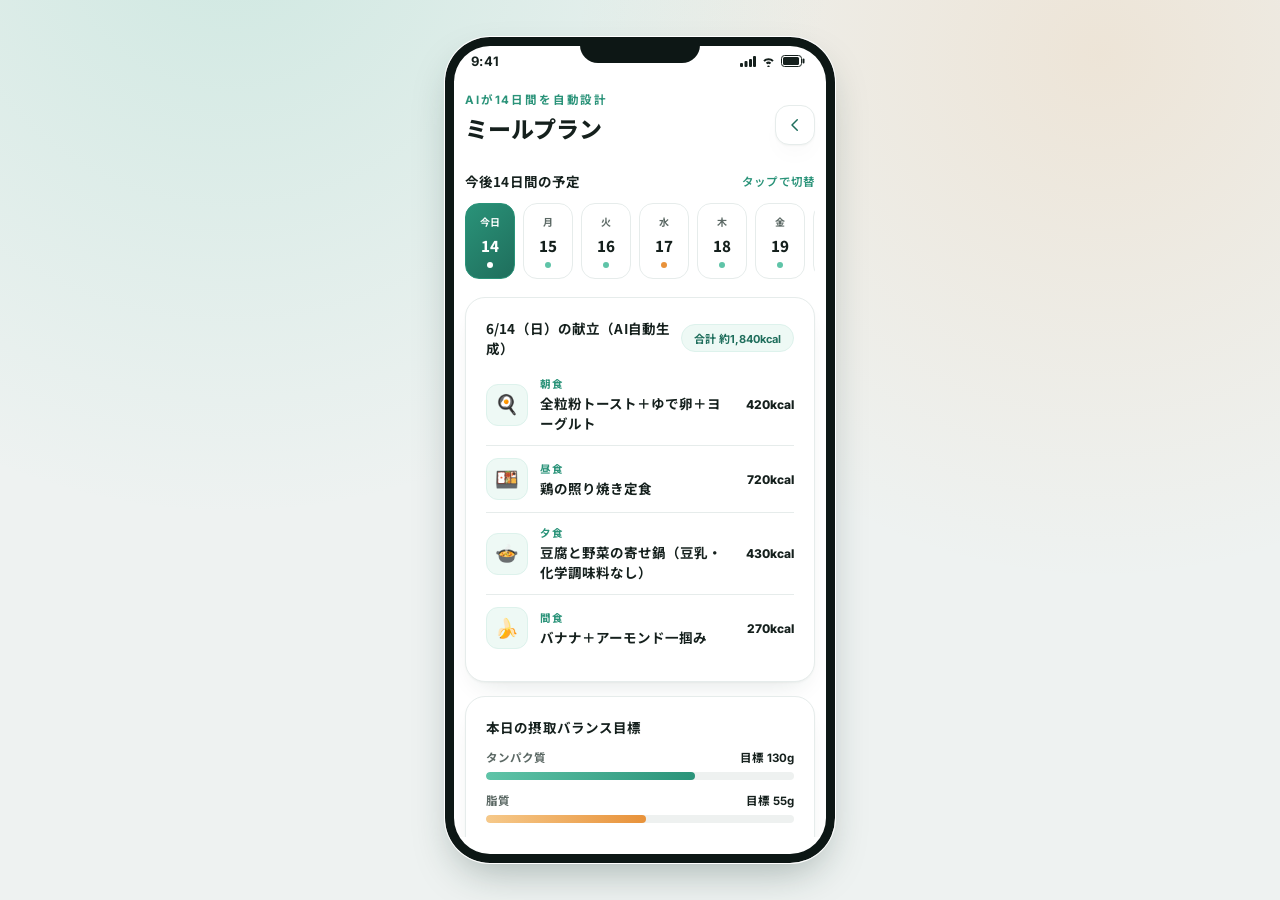
<file: mockups/mealplan.html>
<!DOCTYPE html>
<html lang="ja">
<head>
<meta charset="UTF-8">
<meta name="viewport" content="width=device-width, initial-scale=1.0, viewport-fit=cover">
<meta name="apple-mobile-web-app-capable" content="yes">
<meta name="apple-mobile-web-app-status-bar-style" content="black-translucent">
<meta name="apple-mobile-web-app-title" content="LUMI">
<meta name="theme-color" content="#eef2f1">
<title>ミールプラン | VitaOne モックアップ</title>
<link rel="stylesheet" href="assets/style.css">
<script defer src="assets/app.js"></script>
</head>
<body>
<div class="phone">
  <div class="statusbar">
    <div class="notch"></div>
    <span>9:41</span>
    <div class="icons">
      <svg width="16" height="11" viewBox="0 0 16 11" fill="none"><rect x="0" y="7" width="3" height="4" rx="1" fill="currentColor"/><rect x="4.5" y="5" width="3" height="6" rx="1" fill="currentColor"/><rect x="9" y="3" width="3" height="8" rx="1" fill="currentColor"/><rect x="13" y="0" width="3" height="11" rx="1" fill="currentColor"/></svg>
      <svg width="15" height="11" viewBox="0 0 15 11" fill="none"><path d="M7.5 9.5a1.2 1.2 0 100 2.4 1.2 1.2 0 000-2.4zM4.8 6.7a4 4 0 015.4 0L8.9 8.2a2 2 0 00-2.6 0L4.8 6.7zM2.3 4.2a7.6 7.6 0 0110.4 0L11.3 5.7a5.6 5.6 0 00-7.6 0L2.3 4.2z" fill="currentColor"/></svg>
      <svg width="24" height="12" viewBox="0 0 24 12" fill="none"><rect x="0.5" y="0.5" width="20" height="11" rx="3" stroke="currentColor"/><rect x="2" y="2" width="16" height="8" rx="1.5" fill="currentColor"/><rect x="21.5" y="3.5" width="2" height="5" rx="1" fill="currentColor"/></svg>
    </div>
  </div>

  <div class="screen">
    <div class="appbar">
      <div>
        <p class="eyebrow">AIが14日間を自動設計</p>
        <h1>ミールプラン</h1>
      </div>
      <a class="icon-btn" href="meal.html" aria-label="食事画面に戻る">
        <svg width="18" height="18" viewBox="0 0 24 24" fill="none"><path d="M15 19l-7-7 7-7" stroke="currentColor" stroke-width="2" stroke-linecap="round" stroke-linejoin="round"/></svg>
      </a>
    </div>
    <div class="content">

      <div class="section-title">今後14日間の予定<span class="more">タップで切替</span></div>
      <div class="plan-strip">
        <div class="plan-day active" data-label="6/14（日）"><span class="dow">今日</span><span class="dom">14</span><span class="dot"></span></div>
        <div class="plan-day" data-label="6/15（月）"><span class="dow">月</span><span class="dom">15</span><span class="dot"></span></div>
        <div class="plan-day" data-label="6/16（火）"><span class="dow">火</span><span class="dom">16</span><span class="dot"></span></div>
        <div class="plan-day adjust" data-label="6/17（水）"><span class="dow">水</span><span class="dom">17</span><span class="dot"></span></div>
        <div class="plan-day" data-label="6/18（木）"><span class="dow">木</span><span class="dom">18</span><span class="dot"></span></div>
        <div class="plan-day" data-label="6/19（金）"><span class="dow">金</span><span class="dom">19</span><span class="dot"></span></div>
        <div class="plan-day" data-label="6/20（土）"><span class="dow">土</span><span class="dom">20</span><span class="dot"></span></div>
        <div class="plan-day" data-label="6/21（日）"><span class="dow">日</span><span class="dom">21</span><span class="dot"></span></div>
        <div class="plan-day" data-label="6/22（月）"><span class="dow">月</span><span class="dom">22</span><span class="dot"></span></div>
        <div class="plan-day adjust" data-label="6/23（火）"><span class="dow">火</span><span class="dom">23</span><span class="dot"></span></div>
        <div class="plan-day" data-label="6/24（水）"><span class="dow">水</span><span class="dom">24</span><span class="dot"></span></div>
        <div class="plan-day" data-label="6/25（木）"><span class="dow">木</span><span class="dom">25</span><span class="dot"></span></div>
        <div class="plan-day" data-label="6/26（金）"><span class="dow">金</span><span class="dom">26</span><span class="dot"></span></div>
        <div class="plan-day" data-label="6/27（土）"><span class="dow">土</span><span class="dom">27</span><span class="dot"></span></div>
      </div>

      <div class="card">
        <div class="row" style="margin-bottom:6px;">
          <span class="section-title" style="margin:0;" id="plan-date-label">6/14（日）の献立（AI自動生成）</span>
          <span class="pill">合計 約1,840kcal</span>
        </div>

        <div class="plan-meal-row">
          <div class="emoji">🍳</div>
          <div class="info">
            <div class="label">朝食</div>
            <div class="name">全粒粉トースト＋ゆで卵＋ヨーグルト</div>
          </div>
          <div class="kcal">420kcal</div>
        </div>
        <div class="plan-meal-row">
          <div class="emoji">🍱</div>
          <div class="info">
            <div class="label">昼食</div>
            <div class="name">鶏の照り焼き定食</div>
          </div>
          <div class="kcal">720kcal</div>
        </div>
        <div class="plan-meal-row">
          <div class="emoji">🍲</div>
          <div class="info">
            <div class="label">夕食</div>
            <div class="name">豆腐と野菜の寄せ鍋（豆乳・化学調味料なし）</div>
          </div>
          <div class="kcal">430kcal</div>
        </div>
        <div class="plan-meal-row">
          <div class="emoji">🍌</div>
          <div class="info">
            <div class="label">間食</div>
            <div class="name">バナナ＋アーモンド一掴み</div>
          </div>
          <div class="kcal">270kcal</div>
        </div>
      </div>

      <div class="card">
        <div class="section-title" style="margin-top:0;">本日の摂取バランス目標</div>
        <div style="font-size:11.5px;color:var(--ink-soft);font-weight:700;">タンパク質 <span style="float:right;color:var(--ink);">目標 130g</span></div>
        <div class="bar-track"><div class="bar-fill" style="width:68%;"></div></div>
        <div style="font-size:11.5px;color:var(--ink-soft);font-weight:700;margin-top:12px;">脂質 <span style="float:right;color:var(--ink);">目標 55g</span></div>
        <div class="bar-track"><div class="bar-fill" style="width:52%; background:linear-gradient(90deg,#f6c98a,var(--amber-600));"></div></div>
        <div style="font-size:11.5px;color:var(--ink-soft);font-weight:700;margin-top:12px;">炭水化物 <span style="float:right;color:var(--ink);">目標 230g</span></div>
        <div class="bar-track"><div class="bar-fill" style="width:74%; background:linear-gradient(90deg,#9ec3e6,var(--sky-600));"></div></div>
      </div>

      <div class="advice-box">
        <span>🤖</span>
        <span>AIのコメント：内臓脂肪・体脂肪率の改善を最優先に、たんぱく質を多めに配分した14日間プランです。鍋の素材は豆乳を避け、化学調味料なしのレシピを優先しています。水曜日は外食予定が多いため、前後の食事で調整しています。</span>
      </div>

      <div class="section-title">今後の献立プレビュー</div>
      <div class="card" style="font-size:12px; line-height:1.6;">
        <div class="row" style="padding:6px 0;"><span style="font-weight:700;font-family:'Noto Sans JP',sans-serif;">6/15（月）</span><span class="pill muted">鯖の塩焼き＋ひじき＋玄米 ・ 約1,790kcal</span></div>
        <div class="divider" style="margin:2px 0;"></div>
        <div class="row" style="padding:6px 0;"><span style="font-weight:700;font-family:'Noto Sans JP',sans-serif;">6/16（火）</span><span class="pill muted">鶏むね肉と温野菜のグリル ・ 約1,810kcal</span></div>
        <div class="divider" style="margin:2px 0;"></div>
        <div class="row" style="padding:6px 0;"><span style="font-weight:700;font-family:'Noto Sans JP',sans-serif;">6/17（水）</span><span class="pill warn">外食予定あり ・ 朝夕で調整</span></div>
      </div>

      <a class="btn-primary" href="meal.html">
        <svg width="16" height="16" viewBox="0 0 24 24" fill="none"><path d="M5 12h14M13 6l6 6-6 6" stroke="currentColor" stroke-width="2" stroke-linecap="round" stroke-linejoin="round"/></svg>
        今日の提案に戻る
      </a>

    </div>

    <div class="tabbar">
      <a class="tab" href="home.html"><span class="ti">🏠</span>ホーム</a>
      <a class="tab" href="record.html"><span class="ti">📋</span>記録</a>
      <a class="tab" href="run.html"><span class="ti">🏃</span>走る</a>
      <a class="tab active" href="meal.html"><span class="ti">🍽</span>食事</a>
      <a class="tab" href="trend.html"><span class="ti">📈</span>トレンド</a>
    </div>
  </div>
</div>
</body>
</html>
</file>
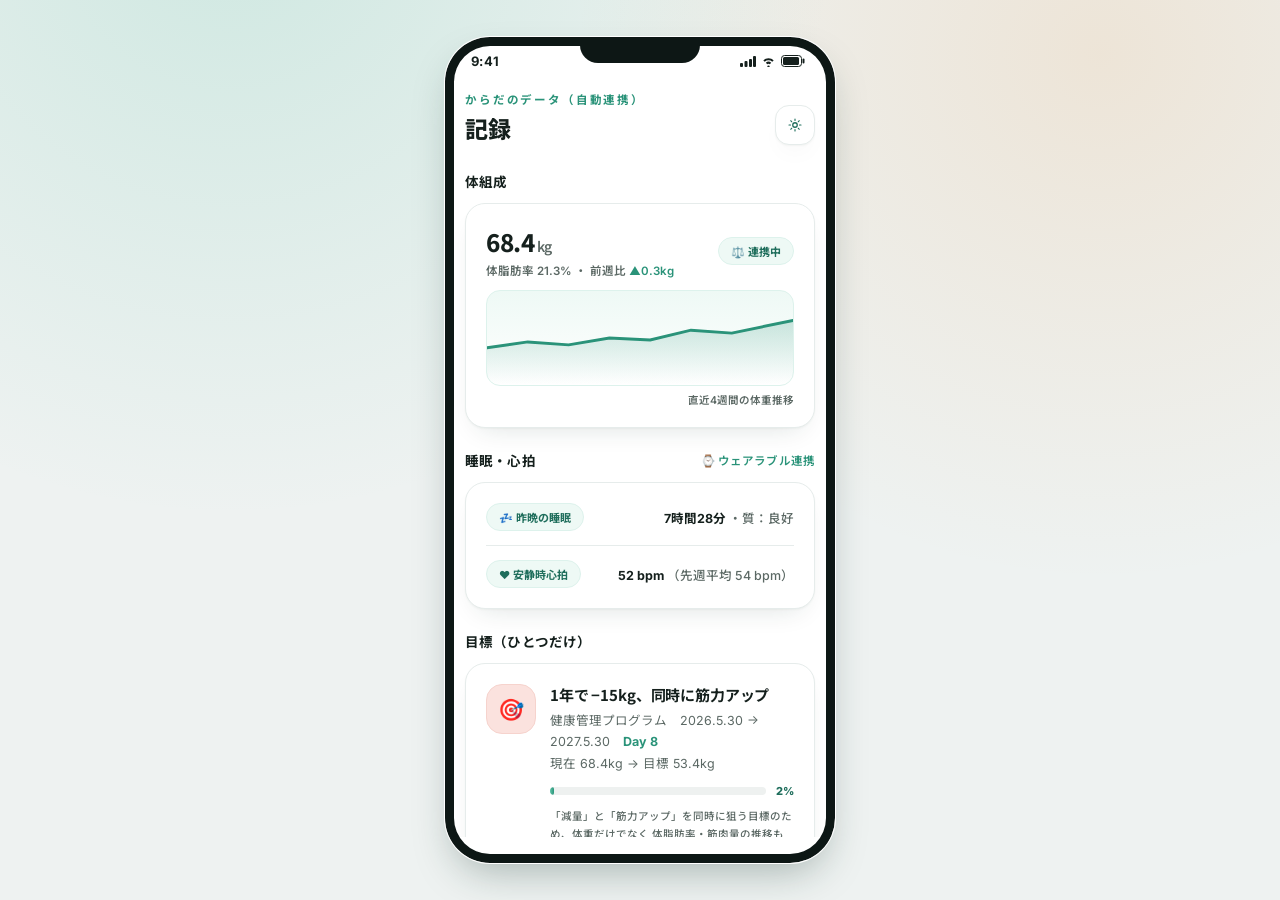
<file: mockups/record.html>
<!DOCTYPE html>
<html lang="ja">
<head>
<meta charset="UTF-8">
<meta name="viewport" content="width=device-width, initial-scale=1.0, viewport-fit=cover">
<meta name="apple-mobile-web-app-capable" content="yes">
<meta name="apple-mobile-web-app-status-bar-style" content="black-translucent">
<meta name="apple-mobile-web-app-title" content="LUMI">
<meta name="theme-color" content="#eef2f1">
<title>記録 | VitaOne モックアップ</title>
<link rel="stylesheet" href="assets/style.css">
<script defer src="assets/app.js"></script>
</head>
<body>
<div class="phone">
  <div class="statusbar">
    <div class="notch"></div>
    <span>9:41</span>
    <div class="icons">
      <svg width="16" height="11" viewBox="0 0 16 11" fill="none"><rect x="0" y="7" width="3" height="4" rx="1" fill="currentColor"/><rect x="4.5" y="5" width="3" height="6" rx="1" fill="currentColor"/><rect x="9" y="3" width="3" height="8" rx="1" fill="currentColor"/><rect x="13" y="0" width="3" height="11" rx="1" fill="currentColor"/></svg>
      <svg width="15" height="11" viewBox="0 0 15 11" fill="none"><path d="M7.5 9.5a1.2 1.2 0 100 2.4 1.2 1.2 0 000-2.4zM4.8 6.7a4 4 0 015.4 0L8.9 8.2a2 2 0 00-2.6 0L4.8 6.7zM2.3 4.2a7.6 7.6 0 0110.4 0L11.3 5.7a5.6 5.6 0 00-7.6 0L2.3 4.2z" fill="currentColor"/></svg>
      <svg width="24" height="12" viewBox="0 0 24 12" fill="none"><rect x="0.5" y="0.5" width="20" height="11" rx="3" stroke="currentColor"/><rect x="2" y="2" width="16" height="8" rx="1.5" fill="currentColor"/><rect x="21.5" y="3.5" width="2" height="5" rx="1" fill="currentColor"/></svg>
    </div>
  </div>

  <div class="screen">
    <div class="appbar">
      <div>
        <p class="eyebrow">からだのデータ（自動連携）</p>
        <h1>記録</h1>
      </div>
      <a class="icon-btn" href="#" aria-label="連携設定">
        <svg width="18" height="18" viewBox="0 0 24 24" fill="none"><path d="M9 12a3 3 0 106 0 3 3 0 00-6 0z" stroke="currentColor" stroke-width="1.7"/><path d="M4 12h2M18 12h2M12 4v2M12 18v2M6.3 6.3l1.4 1.4M16.3 16.3l1.4 1.4M17.7 6.3l-1.4 1.4M7.7 16.3l-1.4 1.4" stroke="currentColor" stroke-width="1.5" stroke-linecap="round"/></svg>
      </a>
    </div>
    <div class="content">

      <div class="section-title">体組成</div>
      <div class="card">
        <div class="row">
          <div>
            <div style="font-family:'Noto Sans JP',sans-serif; font-weight:800; font-size:24px; letter-spacing:-0.02em;">68.4<span style="font-size:14px; font-weight:600; color:var(--ink-soft);"> kg</span></div>
            <div style="font-size:11.5px; color:var(--ink-soft); margin-top:3px; font-weight:600;">体脂肪率 21.3% ・ 前週比 <span style="color:var(--teal-600);">▲0.3kg</span></div>
          </div>
          <span class="pill">⚖️ 連携中</span>
        </div>
        <div class="trend-line">
          <svg viewBox="0 0 300 96" preserveAspectRatio="none">
            <defs>
              <linearGradient id="g1" x1="0" y1="0" x2="0" y2="1">
                <stop offset="0" stop-color="#2a9379" stop-opacity="0.22"/>
                <stop offset="1" stop-color="#2a9379" stop-opacity="0"/>
              </linearGradient>
            </defs>
            <path d="M0,58 40,52 80,55 120,48 160,50 200,40 240,43 300,30 V96 H0 Z" fill="url(#g1)"/>
            <polyline points="0,58 40,52 80,55 120,48 160,50 200,40 240,43 300,30"
              fill="none" stroke="#2a9379" stroke-width="3" stroke-linecap="round"/>
          </svg>
        </div>
        <div style="font-size:10.5px; color:var(--ink-soft); text-align:right; font-weight:600;">直近4週間の体重推移</div>
      </div>

      <div class="section-title">睡眠・心拍 <span class="more">⌚ ウェアラブル連携</span></div>
      <div class="card">
        <div class="row">
          <span class="pill">💤 昨晩の睡眠</span>
          <span style="font-size:12.5px; font-weight:700;">7時間28分 <span style="color:var(--ink-soft); font-weight:500;">・質：良好</span></span>
        </div>
        <div class="divider"></div>
        <div class="row">
          <span class="pill">❤️ 安静時心拍</span>
          <span style="font-size:12.5px; font-weight:700;">52 bpm <span style="color:var(--ink-soft); font-weight:500;">（先週平均 54 bpm）</span></span>
        </div>
      </div>

      <div class="section-title">目標（ひとつだけ）</div>
      <div class="card action-card coral">
        <div class="emoji">🎯</div>
        <div>
          <div class="title">1年で −15kg、同時に筋力アップ</div>
          <div class="desc">
            健康管理プログラム　2026.5.30 → 2027.5.30　<span style="color:var(--teal-600); font-weight:700;">Day 8</span><br>
            現在 68.4kg → 目標 53.4kg
          </div>
          <div class="row" style="margin-top:10px;">
            <div class="bar-track" style="flex:1; margin-top:0;"><div class="bar-fill" style="width:2%;"></div></div>
            <span style="font-size:11px; font-weight:800; color:var(--teal-700);">2%</span>
          </div>
          <div style="font-size:10.5px; color:var(--ink-soft); margin-top:10px; line-height:1.7; font-weight:500;">
            「減量」と「筋力アップ」を同時に狙う目標のため、体重だけでなく
            体脂肪率・筋肉量の推移も併せて確認できるようにしています。
          </div>
        </div>
      </div>

      <div class="section-title">連携デバイス</div>
      <div class="card" style="font-size:12.5px;">
        <div class="row" style="padding:7px 0;"><span style="font-weight:700;">⌚ ウェアラブル端末</span><span class="pill">連携済み</span></div>
        <div class="divider" style="margin:2px 0;"></div>
        <div class="row" style="padding:7px 0;"><span style="font-weight:700;">⚖️ スマート体組成計</span><span class="pill">連携済み</span></div>
        <div class="divider" style="margin:2px 0;"></div>
        <div class="row" style="padding:7px 0;"><span style="font-weight:700;">📍 GPS（ラン記録）</span><span class="pill">連携済み</span></div>
      </div>

    </div>

    <div class="tabbar">
      <a class="tab" href="home.html"><span class="ti">🏠</span>ホーム</a>
      <a class="tab active" href="record.html"><span class="ti">📋</span>記録</a>
      <a class="tab" href="run.html"><span class="ti">🏃</span>走る</a>
      <a class="tab" href="meal.html"><span class="ti">🍽</span>食事</a>
      <a class="tab" href="trend.html"><span class="ti">📈</span>トレンド</a>
    </div>
  </div>
</div>
</body>
</html>
</file>
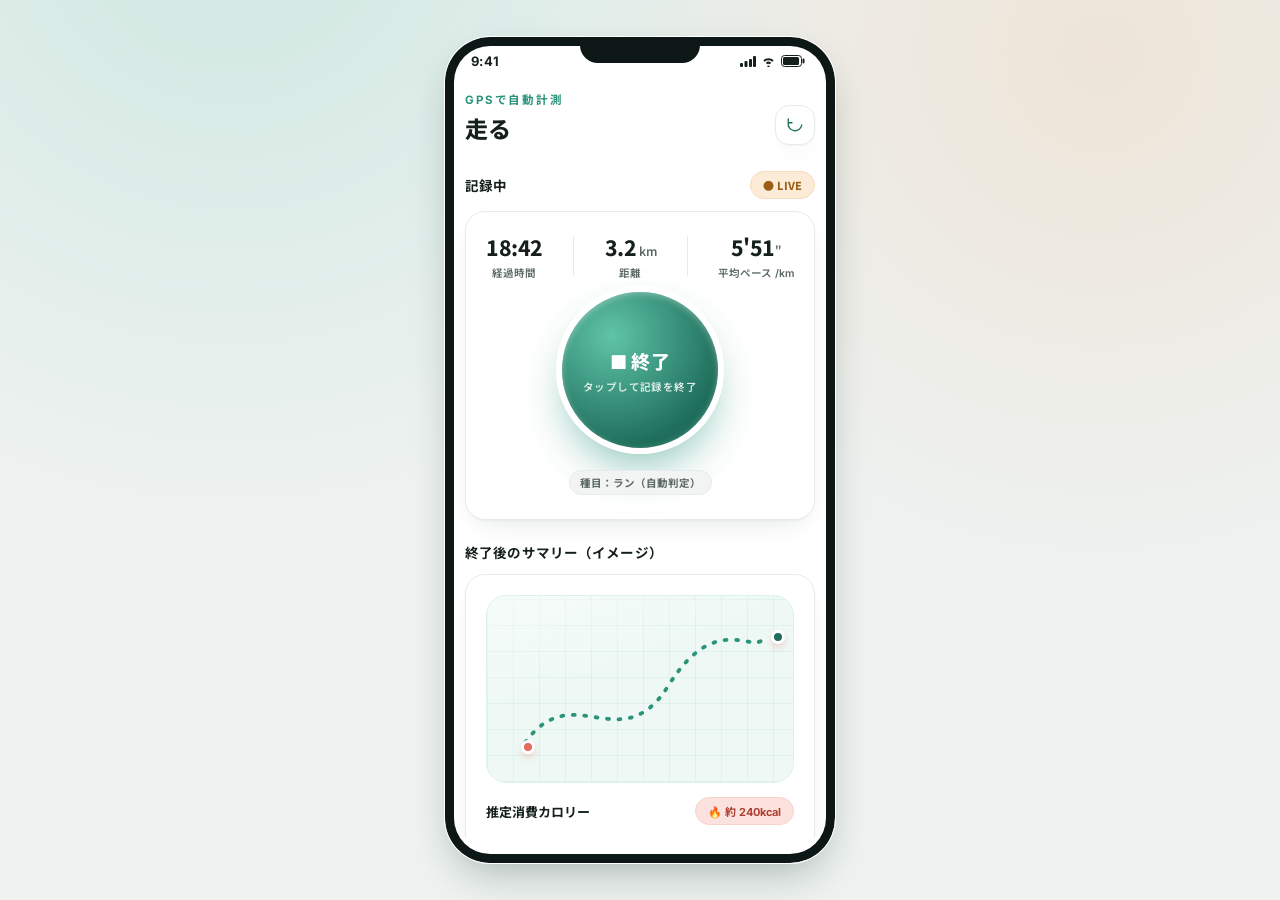
<file: mockups/run.html>
<!DOCTYPE html>
<html lang="ja">
<head>
<meta charset="UTF-8">
<meta name="viewport" content="width=device-width, initial-scale=1.0, viewport-fit=cover">
<meta name="apple-mobile-web-app-capable" content="yes">
<meta name="apple-mobile-web-app-status-bar-style" content="black-translucent">
<meta name="apple-mobile-web-app-title" content="LUMI">
<meta name="theme-color" content="#eef2f1">
<title>走る | VitaOne モックアップ</title>
<link rel="stylesheet" href="assets/style.css">
<script defer src="assets/app.js"></script>
</head>
<body>
<div class="phone">
  <div class="statusbar">
    <div class="notch"></div>
    <span>9:41</span>
    <div class="icons">
      <svg width="16" height="11" viewBox="0 0 16 11" fill="none"><rect x="0" y="7" width="3" height="4" rx="1" fill="currentColor"/><rect x="4.5" y="5" width="3" height="6" rx="1" fill="currentColor"/><rect x="9" y="3" width="3" height="8" rx="1" fill="currentColor"/><rect x="13" y="0" width="3" height="11" rx="1" fill="currentColor"/></svg>
      <svg width="15" height="11" viewBox="0 0 15 11" fill="none"><path d="M7.5 9.5a1.2 1.2 0 100 2.4 1.2 1.2 0 000-2.4zM4.8 6.7a4 4 0 015.4 0L8.9 8.2a2 2 0 00-2.6 0L4.8 6.7zM2.3 4.2a7.6 7.6 0 0110.4 0L11.3 5.7a5.6 5.6 0 00-7.6 0L2.3 4.2z" fill="currentColor"/></svg>
      <svg width="24" height="12" viewBox="0 0 24 12" fill="none"><rect x="0.5" y="0.5" width="20" height="11" rx="3" stroke="currentColor"/><rect x="2" y="2" width="16" height="8" rx="1.5" fill="currentColor"/><rect x="21.5" y="3.5" width="2" height="5" rx="1" fill="currentColor"/></svg>
    </div>
  </div>

  <div class="screen">
    <div class="appbar">
      <div>
        <p class="eyebrow">GPSで自動計測</p>
        <h1>走る</h1>
      </div>
      <a class="icon-btn" href="#" aria-label="履歴">
        <svg width="18" height="18" viewBox="0 0 24 24" fill="none"><path d="M3 4v5h5M3 9a9 9 0 1018 3" stroke="currentColor" stroke-width="1.8" stroke-linecap="round" stroke-linejoin="round"/></svg>
      </a>
    </div>
    <div class="content">

      <div class="section-title">記録中 <span class="pill warn" style="font-weight:800;">● LIVE</span></div>
      <div class="card">
        <div class="stat-strip">
          <div class="item"><div class="num">18:42</div><div class="lab">経過時間</div></div>
          <div class="div"></div>
          <div class="item"><div class="num">3.2<small> km</small></div><div class="lab">距離</div></div>
          <div class="div"></div>
          <div class="item"><div class="num">5'51<small>"</small></div><div class="lab">平均ペース /km</div></div>
        </div>

        <div class="run-stage">
          <div class="start-btn">
            <span class="big">■ 終了</span>
            <span class="small">タップして記録を終了</span>
          </div>
          <span class="pill muted tag">種目：ラン（自動判定）</span>
        </div>
      </div>

      <div class="section-title">終了後のサマリー（イメージ）</div>
      <div class="card">
        <div class="map-placeholder">
          <svg viewBox="0 0 320 188" fill="none">
            <path d="M40 150 C 90 80, 140 170, 190 90 S 280 60, 290 40"
              stroke="#2a9379" stroke-width="4" stroke-linecap="round" fill="none" stroke-dasharray="2 10"/>
          </svg>
          <span class="pin" style="left:34px; top:144px;"></span>
          <span class="pin" style="left:284px; top:34px; background:var(--teal-700);"></span>
        </div>
        <div class="row">
          <span style="font-size:13px; font-weight:700; font-family:'Noto Sans JP',sans-serif;">推定消費カロリー</span>
          <span class="pill coral">🔥 約 240kcal</span>
        </div>
        <div style="font-size:12px;color:var(--ink-soft); margin-top:10px; line-height:1.8; font-weight:500;">
          記録後、消費カロリーは自動的に「今日の摂取バランス」と「献立提案」に反映されます。
          ルートや実績の詳細は履歴アイコンから確認できます（メイン導線はシンプルに保ちます）。
        </div>
        <a class="btn-secondary" href="meal.html">
          <svg width="15" height="15" viewBox="0 0 24 24" fill="none"><path d="M12 3v18M5 10l7-7 7 7" stroke="currentColor" stroke-width="2" stroke-linecap="round" stroke-linejoin="round" transform="rotate(180 12 12)"/></svg>
          この記録を踏まえた食事提案を見る
        </a>
      </div>

    </div>

    <div class="tabbar">
      <a class="tab" href="home.html"><span class="ti">🏠</span>ホーム</a>
      <a class="tab" href="record.html"><span class="ti">📋</span>記録</a>
      <a class="tab active" href="run.html"><span class="ti">🏃</span>走る</a>
      <a class="tab" href="meal.html"><span class="ti">🍽</span>食事</a>
      <a class="tab" href="trend.html"><span class="ti">📈</span>トレンド</a>
    </div>
  </div>
</div>
</body>
</html>
</file>
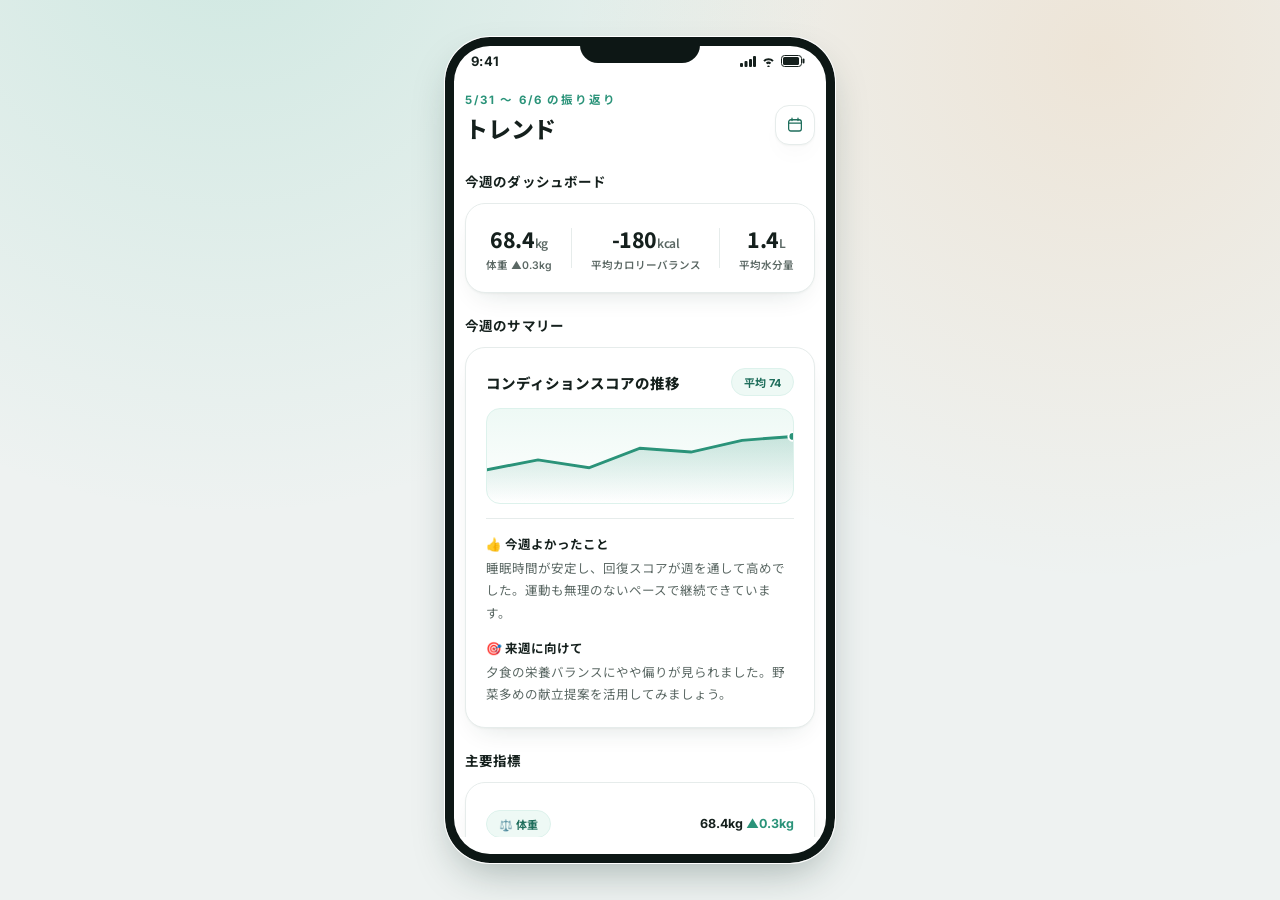
<file: mockups/trend.html>
<!DOCTYPE html>
<html lang="ja">
<head>
<meta charset="UTF-8">
<meta name="viewport" content="width=device-width, initial-scale=1.0, viewport-fit=cover">
<meta name="apple-mobile-web-app-capable" content="yes">
<meta name="apple-mobile-web-app-status-bar-style" content="black-translucent">
<meta name="apple-mobile-web-app-title" content="LUMI">
<meta name="theme-color" content="#eef2f1">
<title>トレンド | VitaOne モックアップ</title>
<link rel="stylesheet" href="assets/style.css">
<script defer src="assets/app.js"></script>
</head>
<body>
<div class="phone">
  <div class="statusbar">
    <div class="notch"></div>
    <span>9:41</span>
    <div class="icons">
      <svg width="16" height="11" viewBox="0 0 16 11" fill="none"><rect x="0" y="7" width="3" height="4" rx="1" fill="currentColor"/><rect x="4.5" y="5" width="3" height="6" rx="1" fill="currentColor"/><rect x="9" y="3" width="3" height="8" rx="1" fill="currentColor"/><rect x="13" y="0" width="3" height="11" rx="1" fill="currentColor"/></svg>
      <svg width="15" height="11" viewBox="0 0 15 11" fill="none"><path d="M7.5 9.5a1.2 1.2 0 100 2.4 1.2 1.2 0 000-2.4zM4.8 6.7a4 4 0 015.4 0L8.9 8.2a2 2 0 00-2.6 0L4.8 6.7zM2.3 4.2a7.6 7.6 0 0110.4 0L11.3 5.7a5.6 5.6 0 00-7.6 0L2.3 4.2z" fill="currentColor"/></svg>
      <svg width="24" height="12" viewBox="0 0 24 12" fill="none"><rect x="0.5" y="0.5" width="20" height="11" rx="3" stroke="currentColor"/><rect x="2" y="2" width="16" height="8" rx="1.5" fill="currentColor"/><rect x="21.5" y="3.5" width="2" height="5" rx="1" fill="currentColor"/></svg>
    </div>
  </div>

  <div class="screen">
    <div class="appbar">
      <div>
        <p class="eyebrow">5/31 〜 6/6 の振り返り</p>
        <h1>トレンド</h1>
      </div>
      <a class="icon-btn" href="#" aria-label="期間切替">
        <svg width="18" height="18" viewBox="0 0 24 24" fill="none"><rect x="3.5" y="5" width="17" height="15" rx="3" stroke="currentColor" stroke-width="1.7"/><path d="M3.5 9.5h17M8 3v3M16 3v3" stroke="currentColor" stroke-width="1.7" stroke-linecap="round"/></svg>
      </a>
    </div>
    <div class="content">

      <div class="section-title">今週のダッシュボード</div>
      <div class="card">
        <div class="stat-strip">
          <div class="item">
            <div class="num">68.4<small>kg</small></div>
            <div class="lab">体重 ▲0.3kg</div>
          </div>
          <div class="div"></div>
          <div class="item">
            <div class="num">-180<small>kcal</small></div>
            <div class="lab">平均カロリーバランス</div>
          </div>
          <div class="div"></div>
          <div class="item">
            <div class="num">1.4<small>L</small></div>
            <div class="lab">平均水分量</div>
          </div>
        </div>
      </div>

      <div class="section-title">今週のサマリー</div>
      <div class="card">
        <div class="row" style="margin-bottom:2px;">
          <span style="font-weight:800; font-size:14.5px; font-family:'Noto Sans JP',sans-serif;">コンディションスコアの推移</span>
          <span class="pill">平均 74</span>
        </div>
        <div class="trend-line">
          <svg viewBox="0 0 300 96" preserveAspectRatio="none">
            <defs>
              <linearGradient id="g2" x1="0" y1="0" x2="0" y2="1">
                <stop offset="0" stop-color="#2a9379" stop-opacity="0.22"/>
                <stop offset="1" stop-color="#2a9379" stop-opacity="0"/>
              </linearGradient>
            </defs>
            <path d="M0,62 50,52 100,60 150,40 200,44 250,32 300,28 V96 H0 Z" fill="url(#g2)"/>
            <polyline points="0,62 50,52 100,60 150,40 200,44 250,32 300,28"
              fill="none" stroke="#2a9379" stroke-width="3" stroke-linecap="round"/>
            <circle cx="300" cy="28" r="4.5" fill="#2a9379" stroke="#fff" stroke-width="2"/>
          </svg>
        </div>
        <div class="divider"></div>
        <div style="font-size:12.5px; line-height:1.8;">
          <div style="font-weight:700; font-family:'Noto Sans JP',sans-serif; margin-bottom:2px;">👍 今週よかったこと</div>
          <span style="color:var(--ink-soft);">睡眠時間が安定し、回復スコアが週を通して高めでした。運動も無理のないペースで継続できています。</span>
        </div>
        <div style="font-size:12.5px; line-height:1.8; margin-top:12px;">
          <div style="font-weight:700; font-family:'Noto Sans JP',sans-serif; margin-bottom:2px;">🎯 来週に向けて</div>
          <span style="color:var(--ink-soft);">夕食の栄養バランスにやや偏りが見られました。野菜多めの献立提案を活用してみましょう。</span>
        </div>
      </div>

      <div class="section-title">主要指標</div>
      <div class="card" style="font-size:12.5px;">
        <div class="row" style="padding:7px 0;"><span class="pill">⚖️ 体重</span><span style="font-weight:700;">68.4kg <span style="color:var(--teal-600);">▲0.3kg</span></span></div>
        <div class="divider" style="margin:2px 0;"></div>
        <div class="row" style="padding:7px 0;"><span class="pill">🏃 運動</span><span style="font-weight:700;">3回・計87分・約720kcal</span></div>
        <div class="divider" style="margin:2px 0;"></div>
        <div class="row" style="padding:7px 0;"><span class="pill">💤 睡眠</span><span style="font-weight:700;">平均 7時間12分</span></div>
        <div class="divider" style="margin:2px 0;"></div>
        <div class="row" style="padding:7px 0;"><span class="pill">🍽 食事</span><span style="font-weight:700;">記録 7/7日・バランス良好</span></div>
        <div class="divider" style="margin:2px 0;"></div>
        <div class="row" style="padding:7px 0;"><span class="pill">💧 水分</span><span style="font-weight:700;">平均 1.4L <span style="color:var(--amber-600);">／ 目標 2.0L</span></span></div>
        <div class="divider" style="margin:2px 0;"></div>
        <div class="row" style="padding:7px 0;"><span class="pill">📐 BMI</span><span style="font-weight:700;">23.8 <span style="color:var(--ink-soft);">（普通体重）</span></span></div>
      </div>

      <a class="btn-secondary" href="trend.html">
        <svg width="14" height="14" viewBox="0 0 24 24" fill="none"><path d="M3 17l6-6 4 4 8-8M21 7v6h-6" stroke="currentColor" stroke-width="2" stroke-linecap="round" stroke-linejoin="round"/></svg>
        詳細グラフを開く
      </a>

    </div>

    <div class="tabbar">
      <a class="tab" href="home.html"><span class="ti">🏠</span>ホーム</a>
      <a class="tab" href="record.html"><span class="ti">📋</span>記録</a>
      <a class="tab" href="run.html"><span class="ti">🏃</span>走る</a>
      <a class="tab" href="meal.html"><span class="ti">🍽</span>食事</a>
      <a class="tab active" href="trend.html"><span class="ti">📈</span>トレンド</a>
    </div>
  </div>
</div>
</body>
</html>
</file>
<file: kampo-dtoc/assets/style.css>
@import url('https://fonts.googleapis.com/css2?family=Noto+Serif+JP:wght@500;700;900&family=Noto+Sans+JP:wght@400;500;700;800&display=swap');

:root {
  --maroon-900: #4a1018;
  --maroon-700: #7a1f2e;
  --maroon-600: #8f2638;
  --maroon-100: #f7e6e7;
  --gold-700: #9a7a2a;
  --gold-600: #c9a227;
  --gold-100: #fbf3df;
  --cream: #faf6ee;
  --paper: #fffdf8;
  --ink: #2b2017;
  --ink-soft: #6b5d4e;
  --line: #e8ddc8;
  --green-600: #5b7a45;

  --radius-lg: 18px;
  --radius-md: 12px;
  --radius-sm: 8px;
  --shadow-card: 0 2px 4px rgba(60,30,20,0.04), 0 14px 30px -14px rgba(60,30,20,0.18);
  --shadow-float: 0 16px 36px -10px rgba(60,30,20,0.30);
  --container: 1140px;
}

* { box-sizing: border-box; }
html { scroll-behavior: smooth; }
body {
  margin: 0;
  font-family: "Noto Sans JP", "Hiragino Kaku Gothic ProN", sans-serif;
  background: var(--cream);
  color: var(--ink);
  -webkit-font-smoothing: antialiased;
  line-height: 1.7;
}
h1, h2, h3, .logo-text { font-family: "Noto Serif JP", serif; }
a { color: inherit; text-decoration: none; }
.container { max-width: var(--container); margin: 0 auto; padding: 0 24px; }
img, svg { display: block; max-width: 100%; }

/* ---------- buttons ---------- */
.btn {
  display: inline-flex;
  align-items: center;
  justify-content: center;
  gap: 6px;
  padding: 13px 26px;
  border-radius: 999px;
  border: none;
  font-weight: 700;
  font-size: 14.5px;
  cursor: pointer;
  transition: transform 0.15s ease, box-shadow 0.15s ease, background 0.15s ease;
  white-space: nowrap;
}
.btn-primary {
  background: linear-gradient(135deg, var(--maroon-600), var(--maroon-900));
  color: #fff8e8;
  box-shadow: var(--shadow-card);
}
.btn-primary:hover { transform: translateY(-2px); box-shadow: var(--shadow-float); }
.btn-ghost {
  background: transparent;
  color: var(--maroon-700);
  border: 1.5px solid var(--maroon-700);
}
.btn-ghost:hover { background: var(--maroon-100); }
.btn-lg { padding: 16px 34px; font-size: 16px; }

/* ---------- top bar ---------- */
.top-bar { background: var(--maroon-900); color: #f3e6c8; font-size: 12.5px; }
.top-bar-inner {
  max-width: var(--container);
  margin: 0 auto;
  padding: 7px 24px;
  display: flex;
  justify-content: space-between;
  align-items: center;
  gap: 16px;
}
.top-bar-links { display: flex; gap: 18px; }
.top-bar-links a:hover { color: var(--gold-600); }

/* ---------- header ---------- */
.site-header {
  position: sticky;
  top: 0;
  z-index: 50;
  background: rgba(255,253,248,0.92);
  backdrop-filter: blur(6px);
  border-bottom: 1px solid var(--line);
  transition: box-shadow 0.2s ease, padding 0.2s ease;
}
.site-header.scrolled { box-shadow: 0 6px 18px -10px rgba(60,30,20,0.25); }
.header-inner {
  max-width: var(--container);
  margin: 0 auto;
  padding: 14px 24px;
  display: flex;
  align-items: center;
  gap: 28px;
}
.logo { display: flex; align-items: center; gap: 8px; color: var(--maroon-700); flex-shrink: 0; }
.logo-mark { color: var(--maroon-700); }
.logo-text { font-size: 21px; font-weight: 700; letter-spacing: 0.04em; }
.main-nav { display: flex; gap: 26px; flex: 1; font-weight: 600; font-size: 14.5px; }
.main-nav a { padding: 6px 0; border-bottom: 2px solid transparent; }
.main-nav a:hover { border-color: var(--gold-600); color: var(--maroon-700); }
.header-actions { display: flex; align-items: center; gap: 14px; }
.header-cta { font-size: 13.5px; padding: 11px 20px; }
.cart-btn { position: relative; background: none; border: none; color: var(--ink); cursor: pointer; padding: 4px; }
.cart-count {
  position: absolute; top: -6px; right: -6px;
  background: var(--gold-600); color: #3a2c08;
  font-size: 10.5px; font-weight: 800;
  width: 18px; height: 18px; border-radius: 50%;
  display: flex; align-items: center; justify-content: center;
  transition: transform 0.2s ease;
}
.cart-count.bump { transform: scale(1.35); }
.hamburger { display: none; flex-direction: column; gap: 4px; background: none; border: none; cursor: pointer; padding: 6px; }
.hamburger span { width: 22px; height: 2px; background: var(--ink); border-radius: 2px; transition: 0.2s; }

/* ---------- hero ---------- */
.hero {
  position: relative;
  background:
    radial-gradient(circle at 85% 0%, rgba(201,162,39,0.16), transparent 45%),
    linear-gradient(180deg, var(--maroon-100), var(--cream));
  overflow: hidden;
}
.hero-pattern {
  position: absolute; inset: 0; opacity: 0.12; pointer-events: none;
  background-image: radial-gradient(circle, var(--maroon-700) 1.6px, transparent 1.6px);
  background-size: 26px 26px;
}
.hero-inner {
  position: relative;
  max-width: var(--container);
  margin: 0 auto;
  padding: 70px 24px 50px;
  display: grid;
  grid-template-columns: 1.15fr 0.85fr;
  gap: 40px;
  align-items: center;
}
.hero-eyebrow { color: var(--gold-700); font-weight: 700; letter-spacing: 0.06em; margin: 0 0 14px; font-size: 13.5px; }
.hero h1 { font-size: 38px; line-height: 1.45; margin: 0 0 18px; color: var(--maroon-900); }
.hero-lead { color: var(--ink-soft); font-size: 15.5px; margin: 0 0 28px; max-width: 480px; }
.hero-actions { display: flex; gap: 14px; flex-wrap: wrap; margin-bottom: 14px; }
.hero-note { font-size: 12.5px; color: var(--ink-soft); }
.hero-visual { display: flex; justify-content: center; animation: float 5s ease-in-out infinite; }
.bottle-illust { width: 220px; filter: drop-shadow(0 18px 24px rgba(60,30,20,0.22)); }
@keyframes float { 0%,100% { transform: translateY(0); } 50% { transform: translateY(-10px); } }

.campaign-strip {
  position: relative;
  background: var(--maroon-900);
  color: #fbf3df;
  display: flex;
  justify-content: center;
  align-items: center;
  gap: 14px;
  flex-wrap: wrap;
  padding: 11px 16px;
  font-size: 13.5px;
  font-weight: 600;
}
.campaign-label {
  background: var(--gold-600); color: #3a2c08;
  padding: 3px 11px; border-radius: 999px; font-size: 11.5px; font-weight: 800;
}
.campaign-timer { font-family: "Noto Sans JP", sans-serif; font-weight: 800; letter-spacing: 0.03em; color: #ffe9a8; min-width: 150px; text-align: center; }

/* ---------- generic section ---------- */
section { padding: 78px 0; }
.section-eyebrow { text-align: center; color: var(--gold-700); font-weight: 700; letter-spacing: 0.08em; font-size: 13px; margin: 0 0 10px; }
.section-title { text-align: center; font-size: 27px; color: var(--maroon-900); margin: 0 0 16px; line-height: 1.5; }
.section-lead { text-align: center; color: var(--ink-soft); max-width: 560px; margin: 0 auto 42px; font-size: 14.5px; }

/* ---------- check section ---------- */
.check-section { background: var(--paper); }
.check-grid {
  display: grid;
  grid-template-columns: repeat(2, 1fr);
  gap: 12px;
  max-width: 760px;
  margin: 0 auto 36px;
}
.check-item {
  text-align: left;
  background: var(--cream);
  border: 1.5px solid var(--line);
  border-radius: var(--radius-md);
  padding: 16px 18px;
  font-size: 14.5px;
  font-weight: 600;
  color: var(--ink);
  cursor: pointer;
  position: relative;
  padding-left: 44px;
  transition: border-color 0.15s, background 0.15s;
}
.check-item::before {
  content: "";
  position: absolute; left: 16px; top: 50%; transform: translateY(-50%);
  width: 18px; height: 18px; border-radius: 5px;
  border: 2px solid var(--gold-700);
  transition: background 0.15s, border-color 0.15s;
}
.check-item.selected { background: var(--maroon-100); border-color: var(--maroon-600); }
.check-item.selected::before { background: var(--maroon-600); border-color: var(--maroon-600); }
.check-item.selected::after {
  content: "✓"; position: absolute; left: 19.5px; top: 50%;
  transform: translateY(-52%); color: #fff; font-size: 12px; font-weight: 900;
}
.check-result {
  max-width: 560px;
  margin: 0 auto;
  text-align: center;
  background: var(--maroon-900);
  color: #fbf3df;
  border-radius: var(--radius-lg);
  padding: 32px 30px;
}
.check-result-count { font-size: 15px; font-weight: 700; margin-bottom: 10px; }
.check-result-count span { font-size: 26px; color: var(--gold-600); font-weight: 800; }
.check-result-message { font-size: 14px; margin: 0 0 20px; color: #e9dcc0; min-height: 42px; }

/* ---------- about ---------- */
.about-section { background: var(--cream); }
.about-grid { display: grid; grid-template-columns: 1fr 1fr; gap: 56px; align-items: center; }
.about-copy h2 { text-align: left; }
.about-copy p { color: var(--ink-soft); font-size: 14.5px; }
.text-link { color: var(--maroon-700); font-weight: 700; font-size: 14px; }
.herb-grid { display: grid; grid-template-columns: repeat(2, 1fr); gap: 12px; }
.herb-card {
  background: var(--paper);
  border: 1px solid var(--line);
  border-radius: var(--radius-md);
  padding: 18px;
  display: flex;
  flex-direction: column;
  gap: 4px;
  box-shadow: var(--shadow-card);
}
.herb-name { font-weight: 800; color: var(--maroon-700); font-size: 14.5px; }
.herb-desc { font-size: 12.5px; color: var(--ink-soft); }
.more-herb {
  align-items: center; justify-content: center; text-align: center;
  background: var(--gold-100); color: var(--gold-700); font-weight: 700; font-size: 13.5px;
  border-style: dashed; border-color: var(--gold-600);
}

/* ---------- products ---------- */
.products-section { background: var(--paper); }
.filter-tabs { display: flex; justify-content: center; gap: 10px; flex-wrap: wrap; margin-bottom: 36px; }
.filter-tab {
  background: var(--cream); border: 1.5px solid var(--line); border-radius: 999px;
  padding: 9px 20px; font-weight: 700; font-size: 13.5px; cursor: pointer; color: var(--ink-soft);
  transition: 0.15s;
}
.filter-tab.active { background: var(--maroon-700); color: #fff; border-color: var(--maroon-700); }
.product-grid { display: grid; grid-template-columns: repeat(4, 1fr); gap: 22px; }
.product-card {
  background: var(--cream);
  border: 1px solid var(--line);
  border-radius: var(--radius-lg);
  padding: 22px;
  display: flex;
  flex-direction: column;
  gap: 10px;
  box-shadow: var(--shadow-card);
  position: relative;
  transition: transform 0.25s, opacity 0.25s;
}
.product-card.hide { display: none; }
.product-badge {
  position: absolute; top: 16px; right: 16px;
  background: var(--gold-600); color: #3a2c08; font-size: 11px; font-weight: 800;
  padding: 4px 10px; border-radius: 999px;
}
.product-visual { width: 88px; margin: 4px auto 6px; }
.product-card h3 { font-size: 16.5px; margin: 0; text-align: center; color: var(--maroon-900); }
.product-desc { font-size: 12.8px; color: var(--ink-soft); text-align: center; min-height: 52px; }
.product-price { text-align: center; margin: 4px 0; }
.price-value { font-size: 23px; font-weight: 800; color: var(--maroon-700); }
.price-unit { font-size: 12px; color: var(--ink-soft); margin-left: 4px; }
.plan-toggle { display: flex; border: 1.5px solid var(--line); border-radius: 999px; overflow: hidden; margin-bottom: 4px; }
.plan-btn {
  flex: 1; background: none; border: none; padding: 8px 6px; font-size: 11.8px; font-weight: 700;
  color: var(--ink-soft); cursor: pointer; transition: 0.15s;
}
.plan-btn.active { background: var(--maroon-700); color: #fff; }
.add-cart-btn { width: 100%; }

/* ---------- testimonials ---------- */
.testimonials-section { background: var(--maroon-900); color: #f6ecd6; }
.testimonials-section .section-eyebrow { color: var(--gold-600); }
.testimonials-section .section-title { color: #fff; }
.testimonial-carousel { position: relative; max-width: 680px; margin: 0 auto; overflow: hidden; }
.testimonial-track { display: flex; transition: transform 0.4s ease; }
.testimonial-card {
  flex: 0 0 100%;
  background: rgba(255,253,248,0.06);
  border: 1px solid rgba(255,253,248,0.18);
  border-radius: var(--radius-lg);
  padding: 32px 40px;
  text-align: center;
}
.testimonial-card .stars { color: var(--gold-600); font-size: 16px; margin-bottom: 12px; }
.testimonial-card p:nth-of-type(1) { font-size: 14.5px; color: #f0e6cc; }
.testimonial-name { font-size: 12.5px; color: #c9b988; margin-top: 14px; }
.carousel-arrow {
  position: absolute; top: 50%; transform: translateY(-50%);
  background: rgba(255,253,248,0.12); border: none; color: #fff;
  width: 38px; height: 38px; border-radius: 50%; font-size: 22px; cursor: pointer;
  display: flex; align-items: center; justify-content: center;
}
.carousel-arrow:hover { background: rgba(255,253,248,0.25); }
.carousel-arrow.prev { left: -6px; }
.carousel-arrow.next { right: -6px; }
.carousel-dots { display: flex; justify-content: center; gap: 8px; margin-top: 20px; }
.carousel-dots button {
  width: 9px; height: 9px; border-radius: 50%; border: none; background: rgba(255,253,248,0.3); cursor: pointer; padding: 0;
}
.carousel-dots button.active { background: var(--gold-600); }

/* ---------- subscription ---------- */
.subscription-section { background: var(--cream); }
.compare-table { width: 100%; max-width: 780px; margin: 0 auto; border-collapse: collapse; background: var(--paper); border-radius: var(--radius-lg); overflow: hidden; box-shadow: var(--shadow-card); }
.compare-table th, .compare-table td { padding: 14px 18px; font-size: 13.8px; border-bottom: 1px solid var(--line); text-align: left; }
.compare-table thead th { background: var(--maroon-900); color: #fbf3df; font-weight: 700; }
.compare-table td:first-child, .compare-table th:first-child { font-weight: 700; color: var(--ink-soft); width: 28%; }
.highlight-col { background: var(--gold-100); font-weight: 700; color: var(--maroon-700); }
.subscription-cta { text-align: center; margin-top: 30px; }

/* ---------- howto ---------- */
.howto-section { background: var(--paper); }
.howto-tabs { display: flex; justify-content: center; gap: 10px; margin-bottom: 30px; flex-wrap: wrap; }
.howto-tab {
  background: var(--cream); border: 1.5px solid var(--line); border-radius: 999px; padding: 10px 22px;
  font-weight: 700; font-size: 13.5px; cursor: pointer; color: var(--ink-soft); transition: 0.15s;
}
.howto-tab.active { background: var(--gold-600); color: #3a2c08; border-color: var(--gold-600); }
.howto-panels { max-width: 620px; margin: 0 auto; text-align: center; }
.howto-panel { display: none; font-size: 14.5px; color: var(--ink-soft); }
.howto-panel.active { display: block; }

/* ---------- faq ---------- */
.faq-section { background: var(--cream); }
.faq-list { max-width: 680px; margin: 0 auto; display: flex; flex-direction: column; gap: 10px; }
.faq-item { background: var(--paper); border: 1px solid var(--line); border-radius: var(--radius-md); overflow: hidden; }
.faq-question {
  width: 100%; text-align: left; background: none; border: none; padding: 18px 22px;
  font-size: 14.5px; font-weight: 700; cursor: pointer; display: flex; justify-content: space-between; align-items: center;
  color: var(--maroon-900);
}
.faq-question::after { content: "+"; font-size: 20px; color: var(--gold-700); transition: transform 0.2s; }
.faq-item.open .faq-question::after { transform: rotate(45deg); }
.faq-answer { max-height: 0; overflow: hidden; transition: max-height 0.25s ease; }
.faq-answer p { padding: 0 22px 18px; margin: 0; font-size: 13.8px; color: var(--ink-soft); }
.faq-item.open .faq-answer { max-height: 200px; }

/* ---------- final cta ---------- */
.final-cta { background: linear-gradient(135deg, var(--maroon-700), var(--maroon-900)); text-align: center; color: #fbf3df; }
.final-cta h2 { font-size: 26px; margin: 0 0 12px; color: #fff; }
.final-cta p { margin: 0 0 26px; color: #e9dcc0; }

/* ---------- footer ---------- */
.site-footer { background: var(--maroon-900); color: #d9c9a2; padding: 56px 0 26px; font-size: 13.5px; }
.footer-grid { display: grid; grid-template-columns: 1.6fr 1fr 1fr 1fr; gap: 32px; }
.footer-col { display: flex; flex-direction: column; gap: 10px; }
.footer-col h4 { font-size: 13.5px; color: var(--gold-600); margin: 0 0 4px; }
.footer-col a:hover { color: var(--gold-600); }
.footer-logo { color: #fbf3df; font-size: 19px; }
.footer-copyright { text-align: center; color: #a9926a; font-size: 11.5px; margin-top: 40px; line-height: 1.8; }

/* ---------- sticky cta (mobile) ---------- */
.sticky-cta {
  position: fixed; left: 0; right: 0; bottom: 0; z-index: 60;
  background: var(--paper); border-top: 1px solid var(--line);
  display: none;
  align-items: center; justify-content: space-between;
  padding: 12px 18px;
  box-shadow: 0 -10px 24px -14px rgba(60,30,20,0.3);
  transform: translateY(100%); transition: transform 0.25s ease;
}
.sticky-cta.show { transform: translateY(0); }
.sticky-cta span { font-size: 12.5px; font-weight: 700; color: var(--maroon-700); }

/* ---------- toast ---------- */
.toast {
  position: fixed; bottom: 90px; left: 50%; transform: translateX(-50%) translateY(20px);
  background: var(--maroon-900); color: #fbf3df; padding: 12px 24px; border-radius: 999px;
  font-size: 13.5px; font-weight: 700; opacity: 0; pointer-events: none; transition: 0.25s ease;
  z-index: 80; box-shadow: var(--shadow-float);
}
.toast.show { opacity: 1; transform: translateX(-50%) translateY(0); }

/* ---------- responsive ---------- */
@media (max-width: 980px) {
  .main-nav { display: none; }
  .hamburger { display: flex; }
  .header-cta { display: none; }
  .hero-inner { grid-template-columns: 1fr; text-align: center; }
  .hero-actions { justify-content: center; }
  .hero-lead { margin: 0 auto 28px; }
  .about-grid { grid-template-columns: 1fr; }
  .product-grid { grid-template-columns: repeat(2, 1fr); }
  .footer-grid { grid-template-columns: 1fr 1fr; }
  .sticky-cta { display: flex; }
}
@media (max-width: 620px) {
  .top-bar-item { display: none; }
  .check-grid { grid-template-columns: 1fr; }
  .product-grid { grid-template-columns: 1fr; }
  .footer-grid { grid-template-columns: 1fr; }
  .hero h1 { font-size: 28px; }
  .main-nav.open {
    display: flex; flex-direction: column; position: absolute; top: 100%; left: 0; right: 0;
    background: var(--paper); padding: 16px 24px; gap: 4px; border-bottom: 1px solid var(--line);
    box-shadow: var(--shadow-card);
  }
  .compare-table { font-size: 12px; }
}
</file>
<file: mockups/assets/style.css>
@import url('https://fonts.googleapis.com/css2?family=Inter:wght@400;500;600;700;800&family=Noto+Sans+JP:wght@400;500;700;800&display=swap');

:root {
  --bg: #eef2f1;
  --card: #ffffff;
  --ink: #15201d;
  --ink-soft: #5b6864;
  --line: #e6eceb;

  --teal-900: #14342d;
  --teal-700: #1f6e5c;
  --teal-600: #2a9379;
  --teal-400: #5fc4a8;
  --teal-100: #ddf2ec;
  --teal-50:  #eef9f5;

  --amber-600: #e8923a;
  --amber-100: #fcebd6;
  --amber-50:  #fdf6ec;
  --amber-700: #7a4f1f;

  --coral-600: #e36a5d;
  --coral-100: #fbe2de;

  --sky-600: #4d8fc4;
  --sky-100: #dfeefb;

  --blue-600: #3a82d6;
  --blue-100: #dde9fb;

  --radius-xl: 28px;
  --radius-lg: 20px;
  --radius-md: 14px;
  --radius-sm: 10px;

  --shadow-card: 0 1px 2px rgba(20,40,35,0.04), 0 12px 28px -14px rgba(20,52,45,0.16);
  --shadow-float: 0 18px 40px -12px rgba(20,52,45,0.34);
}

* { box-sizing: border-box; }
html, body { height: 100%; }

body {
  margin: 0;
  font-family: "Inter", "Noto Sans JP", "Hiragino Kaku Gothic ProN", "Yu Gothic", sans-serif;
  background:
    radial-gradient(circle at 18% -10%, rgba(95,196,168,0.22), transparent 42%),
    radial-gradient(circle at 86% 6%, rgba(232,146,58,0.14), transparent 38%),
    var(--bg);
  color: var(--ink);
  display: flex;
  justify-content: center;
  padding: 36px 16px;
  -webkit-font-smoothing: antialiased;
}

/* ---------- Device frame ---------- */

.phone {
  width: 392px;
  background: var(--card);
  border-radius: 46px;
  border: 1px solid rgba(255,255,255,0.6);
  overflow: hidden;
  box-shadow: var(--shadow-float), inset 0 0 0 9px #0d1715;
  position: relative;
}

.statusbar {
  height: 48px;
  background: transparent;
  display: flex;
  align-items: center;
  justify-content: space-between;
  padding: 0 30px 0 26px;
  font-size: 13px;
  font-weight: 700;
  letter-spacing: 0.02em;
  color: var(--ink);
  position: relative;
  z-index: 5;
}
.statusbar .notch {
  position: absolute;
  top: 0; left: 50%;
  transform: translateX(-50%);
  width: 120px; height: 26px;
  background: #0d1715;
  border-radius: 0 0 18px 18px;
}
.statusbar .icons { display: flex; align-items: center; gap: 5px; }
.statusbar svg { display: block; }

.screen {
  height: 752px;
  overflow-y: auto;
  display: flex;
  flex-direction: column;
  scrollbar-width: none;
}
.screen::-webkit-scrollbar { display: none; }

/* On real phones, drop the desktop "device mockup" chrome and let the
   app fill the whole viewport like an installed app. */
@media (max-width: 520px) {
  body { padding: 0; background: var(--card); }
  .phone {
    width: 100%;
    border-radius: 0;
    border: none;
    box-shadow: none;
    display: flex;
    flex-direction: column;
    height: 100vh;
    height: 100dvh;
  }
  .statusbar { flex-shrink: 0; padding-top: env(safe-area-inset-top, 0px); }
  .screen { height: auto; flex: 1; min-height: 0; }
}

.content {
  flex: 1;
  padding: 6px 20px 18px;
}

/* ---------- App bar / header ---------- */

.appbar {
  padding: 6px 20px 14px;
  display: flex;
  align-items: flex-end;
  justify-content: space-between;
}
.appbar .eyebrow {
  font-size: 11.5px;
  font-weight: 700;
  letter-spacing: 0.16em;
  text-transform: uppercase;
  color: var(--teal-600);
  margin: 0 0 4px;
}
.appbar h1 {
  font-family: "Noto Sans JP", sans-serif;
  font-size: 23px;
  font-weight: 800;
  letter-spacing: -0.01em;
  margin: 0;
}
.appbar .icon-btn {
  width: 40px; height: 40px;
  border-radius: 14px;
  background: var(--card);
  border: 1px solid var(--line);
  display: flex; align-items: center; justify-content: center;
  box-shadow: var(--shadow-card);
  color: var(--teal-700);
  flex-shrink: 0;
}

/* ---------- Generic cards ---------- */

.card {
  background: var(--card);
  border: 1px solid var(--line);
  border-radius: var(--radius-lg);
  padding: 20px;
  margin-bottom: 14px;
  box-shadow: var(--shadow-card);
}

.section-title {
  display: flex;
  align-items: center;
  justify-content: space-between;
  font-family: "Noto Sans JP", sans-serif;
  font-size: 13.5px;
  font-weight: 700;
  color: var(--ink);
  margin: 22px 0 12px;
  letter-spacing: 0.01em;
}
.section-title .more {
  font-size: 11.5px;
  font-weight: 600;
  color: var(--teal-600);
}
.section-title:first-child { margin-top: 6px; }

/* ---------- Hero score card ---------- */

.score-card {
  position: relative;
  background:
    radial-gradient(120% 140% at 100% 0%, rgba(255,255,255,0.16), transparent 55%),
    linear-gradient(150deg, var(--teal-600) 0%, var(--teal-900) 120%);
  color: #fff;
  border-radius: var(--radius-xl);
  padding: 24px 22px 22px;
  margin-bottom: 16px;
  box-shadow: var(--shadow-card);
  overflow: hidden;
}
.score-card::after {
  content: "";
  position: absolute;
  width: 220px; height: 220px;
  border-radius: 50%;
  background: radial-gradient(circle, rgba(95,196,168,0.35), transparent 70%);
  top: -120px; right: -80px;
}
.score-top {
  display: flex;
  align-items: center;
  gap: 18px;
  position: relative;
  z-index: 2;
}
.ring-wrap { position: relative; width: 96px; height: 96px; flex-shrink: 0; }
.ring-wrap svg { width: 100%; height: 100%; transform: rotate(-90deg); }
.ring-wrap .ring-bg { stroke: rgba(255,255,255,0.18); }
.ring-wrap .ring-fg { stroke: #fff; stroke-linecap: round; transition: stroke-dashoffset 0.6s ease; }
.ring-center {
  position: absolute; inset: 0;
  display: flex; flex-direction: column; align-items: center; justify-content: center;
}
.ring-center .num { font-size: 26px; font-weight: 800; line-height: 1; letter-spacing: -0.02em; }
.ring-center .max { font-size: 9.5px; opacity: 0.75; margin-top: 2px; letter-spacing: 0.06em; }

.score-top .meta .label {
  font-size: 11.5px;
  letter-spacing: 0.14em;
  text-transform: uppercase;
  opacity: 0.7;
  font-weight: 700;
  margin-bottom: 6px;
}
.score-top .meta .badge {
  display: inline-flex;
  align-items: center;
  gap: 6px;
  background: rgba(255,255,255,0.16);
  backdrop-filter: blur(6px);
  padding: 6px 13px;
  border-radius: 999px;
  font-size: 12px;
  font-weight: 700;
}
.score-top .meta .badge .dot {
  width: 7px; height: 7px; border-radius: 50%;
  background: #8ff0c8;
  box-shadow: 0 0 0 4px rgba(143,240,200,0.22);
}

.score-card .comment {
  margin-top: 16px;
  font-size: 13px;
  line-height: 1.75;
  opacity: 0.92;
  position: relative; z-index: 2;
  padding-top: 16px;
  border-top: 1px solid rgba(255,255,255,0.16);
}

.subscores {
  display: grid;
  grid-template-columns: repeat(3, 1fr);
  gap: 10px;
  margin-top: 16px;
  position: relative; z-index: 2;
}
.subscore {
  background: rgba(255,255,255,0.1);
  border: 1px solid rgba(255,255,255,0.14);
  border-radius: var(--radius-md);
  padding: 12px 8px;
  text-align: center;
}
.subscore .ico { font-size: 16px; margin-bottom: 4px; }
.subscore .name { font-size: 10.5px; opacity: 0.78; font-weight: 600; letter-spacing: 0.02em; }
.subscore .val { font-size: 19px; font-weight: 800; margin-top: 3px; letter-spacing: -0.01em; }
.subscore .bar { height: 4px; border-radius: 99px; background: rgba(255,255,255,0.18); margin-top: 8px; overflow: hidden; }
.subscore .bar i { display: block; height: 100%; background: #fff; border-radius: 99px; }

/* ---------- Daily budget (remaining kcal) widget ---------- */

.budget-top {
  display: flex;
  align-items: center;
  gap: 18px;
}
.budget-ring .ring-bg { stroke: var(--line); }
.ring-wrap.budget-ring { animation: budget-wrap-breathe 2s ease-in-out infinite; }
.budget-ring .ring-fg {
  stroke: var(--coral-600);
  stroke-linecap: round;
  transition: stroke-dashoffset 0.8s cubic-bezier(.22,.7,.2,1);
  animation: budget-arc-live 2s ease-in-out infinite;
}
.budget-ring .ring-center .rem-label {
  font-size: 10px;
  font-weight: 700;
  color: var(--ink-soft);
  letter-spacing: 0.08em;
  animation: budget-label-pulse 2s ease-in-out infinite;
}
.budget-ring .ring-center .num {
  font-size: 22px;
  font-weight: 800;
  color: var(--ink);
  line-height: 1.15;
  letter-spacing: -0.02em;
  transition: transform 0.15s ease, color 0.15s ease;
}
.budget-ring .ring-center .num.is-updating {
  transform: scale(1.12);
  color: var(--coral-600);
}
.budget-ring .ring-center .max {
  font-size: 10px;
  font-weight: 700;
  color: var(--ink-soft);
  opacity: 1;
  margin-top: 0;
}

@keyframes budget-wrap-breathe {
  0%, 100% { transform: scale(1); }
  50%       { transform: scale(1.03); }
}
@keyframes budget-arc-live {
  0%, 100% { filter: drop-shadow(0 0 2px rgba(227,106,93,0.2)); }
  50%       { filter: drop-shadow(0 0 14px rgba(227,106,93,0.75)); }
}
@keyframes budget-label-pulse {
  0%, 100% { opacity: 0.65; }
  50%       { opacity: 1; }
}

.water-card { padding: 16px 18px; }
.water-main { display: flex; align-items: center; gap: 16px; }
.water-left { flex: 1; }
.water-amount { font-size: 30px; font-weight: 900; color: var(--ink); line-height: 1; margin-bottom: 6px; }
.water-unit { font-size: 16px; font-weight: 700; }
.water-goal { font-size: 12px; font-weight: 700; color: var(--ink-soft); margin-bottom: 8px; }
.water-cup-pill { font-size: 11px; font-weight: 700; color: var(--blue-600); background: var(--blue-100); border-radius: 20px; padding: 3px 10px; display: inline-block; }
.water-add-btn {
  width: 64px; height: 72px;
  background: linear-gradient(180deg, rgba(210,232,255,0.8) 0%, var(--blue-100) 100%);
  border: 1.5px solid rgba(58,130,214,0.22);
  border-radius: 14px 14px 22px 22px;
  cursor: pointer;
  display: flex; align-items: center; justify-content: center;
  font-size: 24px; color: var(--blue-600);
  box-shadow: 0 3px 10px rgba(58,130,214,0.12);
  transition: transform 0.1s ease, opacity 0.1s ease;
  flex-shrink: 0;
}
.water-add-btn:active { transform: scale(0.88); opacity: 0.8; }
.water-bar-track { height: 5px; background: var(--blue-100); border-radius: 3px; margin-top: 14px; }
.water-bar-fill { height: 100%; background: linear-gradient(90deg, var(--sky-600), var(--blue-600)); border-radius: 3px; transition: width 0.35s cubic-bezier(.22,.7,.2,1); }

.routine-card { padding: 6px 18px 18px; }
.routine-row {
  display: flex;
  align-items: center;
  gap: 12px;
  padding: 12px 0;
  cursor: pointer;
  user-select: none;
}
.routine-check {
  width: 24px; height: 24px;
  border-radius: 50%;
  border: 2px solid var(--line);
  display: flex; align-items: center; justify-content: center;
  font-size: 13px; font-weight: 800; color: #fff;
  flex-shrink: 0;
  transition: background 0.2s ease, border-color 0.2s ease, transform 0.15s ease;
}
.routine-row:active .routine-check { transform: scale(0.88); }
.routine-row.done { cursor: default; }
.routine-row.done .routine-check { background: var(--teal-600); border-color: var(--teal-600); }
.routine-label {
  flex: 1;
  font-size: 13.5px;
  font-weight: 700;
  color: var(--ink);
  transition: color 0.2s ease, opacity 0.2s ease;
}
.routine-row.done .routine-label { color: var(--ink-soft); opacity: 0.7; }
.routine-meta {
  font-size: 11px;
  font-weight: 700;
  color: #bcc4c1;
  white-space: nowrap;
}
.routine-row.done .routine-meta { color: var(--teal-600); }
.routine-hint {
  margin-top: 8px;
  padding: 11px 14px;
  background: var(--blue-100);
  color: var(--blue-600);
  border-radius: 12px;
  font-size: 12px;
  font-weight: 700;
  text-align: center;
  transition: background 0.25s ease, color 0.25s ease;
}
.routine-hint.all-done { background: var(--teal-100); color: var(--teal-700); }
.routine-complete-btn {
  display: block;
  width: 100%;
  margin-top: 12px;
  padding: 14px;
  border: none;
  border-radius: var(--radius-md);
  background: linear-gradient(135deg, var(--teal-600), var(--teal-700));
  color: #fff;
  font-size: 14px;
  font-weight: 700;
  text-align: center;
  cursor: pointer;
  box-shadow: 0 14px 28px -10px rgba(42,147,121,0.55);
}
.routine-complete-btn:disabled {
  background: #eef1f0;
  color: var(--ink-soft);
  box-shadow: none;
  opacity: 0.8;
  cursor: default;
}

.budget-side { flex: 1; min-width: 0; }
.budget-goal {
  font-size: 11.5px;
  font-weight: 700;
  color: var(--ink-soft);
  margin-bottom: 12px;
}
.budget-goal strong { font-size: 13px; color: var(--ink); }

.macro-row {
  display: flex;
  align-items: center;
  gap: 9px;
  font-size: 11.5px;
  font-weight: 700;
  color: var(--ink-soft);
  margin-top: 9px;
}
.macro-row:first-of-type { margin-top: 0; }
.macro-name { flex: 1; }
.macro-val { color: var(--ink); font-weight: 800; }
.macro-val small { font-weight: 600; color: var(--ink-soft); }

@property --pct {
  syntax: '<number>';
  inherits: false;
  initial-value: 0;
}
.micro-ring {
  width: 22px; height: 22px;
  flex-shrink: 0;
  border-radius: 50%;
  display: flex; align-items: center; justify-content: center;
  background: conic-gradient(var(--ring-c, var(--teal-600)) calc(var(--pct) * 1%), var(--line) 0);
  transition: --pct 0.8s cubic-bezier(.22,.7,.2,1);
}
.micro-ring::after {
  content: "";
  width: 12px; height: 12px;
  border-radius: 50%;
  background: var(--card);
}

/* ---------- Action / list cards ---------- */

.action-card {
  display: flex;
  gap: 14px;
  align-items: flex-start;
}
.action-card .emoji {
  font-size: 21px;
  background: var(--teal-50);
  border: 1px solid var(--teal-100);
  border-radius: 16px;
  width: 50px; height: 50px;
  display: flex; align-items: center; justify-content: center;
  flex-shrink: 0;
}
.action-card.amber .emoji { background: var(--amber-100); border-color: #f6dcb8; }
.action-card.coral .emoji { background: var(--coral-100); border-color: #f6d3cd; }
.action-card.sky .emoji { background: var(--sky-100); border-color: #cfe4f4; }

.action-card .title {
  font-family: "Noto Sans JP", sans-serif;
  font-weight: 700; font-size: 15px; margin-bottom: 5px; letter-spacing: -0.01em;
}
.action-card .desc { font-size: 12.5px; color: var(--ink-soft); line-height: 1.7; }

/* ---------- Buttons ---------- */

.btn-primary {
  display: inline-flex;
  align-items: center; justify-content: center; gap: 6px;
  width: 100%;
  background: linear-gradient(135deg, var(--teal-600), var(--teal-700));
  color: #fff;
  border: none;
  border-radius: var(--radius-md);
  padding: 15px;
  font-size: 14.5px;
  font-weight: 700;
  text-align: center;
  text-decoration: none;
  margin-top: 10px;
  box-shadow: 0 14px 28px -10px rgba(42,147,121,0.55);
  letter-spacing: 0.01em;
}
.btn-secondary {
  display: inline-flex;
  align-items: center; justify-content: center; gap: 6px;
  width: 100%;
  background: var(--teal-50);
  color: var(--teal-700);
  border: 1px solid var(--teal-100);
  border-radius: var(--radius-md);
  padding: 13px;
  font-size: 13.5px;
  font-weight: 700;
  text-align: center;
  text-decoration: none;
  margin-top: 10px;
}

/* ---------- Tab bar ---------- */

.tabbar {
  display: flex;
  padding: 8px 14px calc(14px + env(safe-area-inset-bottom, 0px));
  background: rgba(255,255,255,0.86);
  backdrop-filter: blur(16px);
  border-top: 1px solid var(--line);
  position: relative;
}
.tab {
  flex: 1;
  text-align: center;
  padding: 8px 4px 0;
  font-size: 10.5px;
  font-weight: 600;
  color: #9aa6a2;
  text-decoration: none;
  letter-spacing: 0.01em;
  position: relative;
}
.tab .ti {
  font-size: 18px;
  display: flex; align-items: center; justify-content: center;
  width: 38px; height: 32px;
  margin: 0 auto 3px;
  border-radius: 12px;
}
.tab.active { color: var(--teal-700); }
.tab.active .ti { background: var(--teal-100); }

/* ---------- Misc shared ---------- */

.divider { height: 1px; background: var(--line); margin: 14px 0; }
.row { display: flex; justify-content: space-between; align-items: center; gap: 10px; }

.pill {
  display: inline-flex; align-items: center; gap: 5px;
  background: var(--teal-50);
  color: var(--teal-700);
  font-size: 11px;
  font-weight: 700;
  padding: 5px 12px;
  border-radius: 999px;
  white-space: nowrap;
  border: 1px solid var(--teal-100);
}
.pill.warn { background: var(--amber-100); color: #9a5f17; border-color: #f6dcb8; }
.pill.muted { background: #f1f4f3; color: var(--ink-soft); border-color: var(--line); }
.pill.coral { background: var(--coral-100); color: #ad3f31; border-color: #f6d3cd; }

.bar-track {
  height: 8px;
  border-radius: 999px;
  background: #eef1f0;
  overflow: hidden;
  margin-top: 7px;
}
.bar-fill {
  height: 100%;
  border-radius: 999px;
  background: linear-gradient(90deg, var(--teal-400), var(--teal-600));
}

.stat-strip {
  display: flex;
  justify-content: space-between;
  text-align: center;
}
.stat-strip .item .num {
  font-family: "Noto Sans JP", sans-serif;
  font-size: 21px; font-weight: 800; letter-spacing: -0.02em;
}
.stat-strip .item .num small { font-size: 12px; font-weight: 600; color: var(--ink-soft); }
.stat-strip .item .lab { font-size: 10.5px; color: var(--ink-soft); margin-top: 3px; font-weight: 600; }
.stat-strip .div { width: 1px; background: var(--line); margin: 4px 0; }

/* ---------- Photo & camera ---------- */

.photo-frame {
  width: 100%;
  height: 188px;
  border-radius: var(--radius-lg);
  background:
    linear-gradient(0deg, rgba(20,52,45,0.55), rgba(20,52,45,0.05) 55%),
    linear-gradient(135deg, #f3d9ad 0%, #e2a35a 55%, #cf8a4a 100%);
  display: flex; flex-direction: column; align-items: center; justify-content: flex-end;
  color: #fff; font-size: 12.5px; font-weight: 700;
  margin-bottom: 14px;
  text-align: center;
  line-height: 1.6;
  padding: 0 16px 16px;
  position: relative;
  overflow: hidden;
}
.photo-frame .shutter {
  width: 54px; height: 54px;
  border-radius: 50%;
  background: rgba(255,255,255,0.92);
  color: var(--teal-700);
  display: flex; align-items: center; justify-content: center;
  font-size: 22px;
  margin-bottom: 12px;
  box-shadow: 0 10px 24px -8px rgba(0,0,0,0.4);
}
.photo-frame .hint { opacity: 0.92; font-weight: 600; letter-spacing: 0.01em; }

/* ---------- Auto-fill flow strip ---------- */

.auto-flow {
  display: flex;
  align-items: flex-start;
  margin: 2px 0 16px;
}
.auto-flow .step {
  flex: 1;
  text-align: center;
  position: relative;
}
.auto-flow .step .dot {
  width: 26px; height: 26px;
  border-radius: 50%;
  background: var(--teal-600);
  color: #fff;
  display: flex; align-items: center; justify-content: center;
  font-size: 13px; font-weight: 800;
  margin: 0 auto 6px;
  box-shadow: 0 6px 14px -6px rgba(42,147,121,0.55);
  position: relative;
  z-index: 2;
}
.auto-flow .step .lbl {
  font-size: 9.5px;
  font-weight: 700;
  color: var(--ink-soft);
  line-height: 1.4;
}
.auto-flow .step::after {
  content: "";
  position: absolute;
  top: 13px; left: 50%;
  width: 100%; height: 2px;
  background: var(--teal-100);
  z-index: 1;
}
.auto-flow .step:last-child::after { display: none; }

/* ---------- Live analysis demo (tap photo to replay) ---------- */

.auto-flow .step .dot {
  transition: background .35s ease, box-shadow .35s ease, transform .35s cubic-bezier(.34,1.56,.64,1);
}
.auto-flow .step .dot.is-pending {
  background: #e7ece9;
  color: transparent;
  box-shadow: none;
}
.auto-flow .step .dot.is-active {
  transform: scale(1.18);
  animation: dot-pulse 1.1s ease-out;
}
@keyframes dot-pulse {
  0% { box-shadow: 0 0 0 0 rgba(42,147,121,0.5); }
  70% { box-shadow: 0 0 0 9px rgba(42,147,121,0); }
  100% { box-shadow: 0 6px 14px -6px rgba(42,147,121,0.55); }
}

.fade-seq {
  opacity: 0;
  transform: translateY(12px);
  transition: opacity .5s ease, transform .5s cubic-bezier(.22,.7,.2,1);
}
.fade-seq.is-shown {
  opacity: 1;
  transform: translateY(0);
}

.bar-fill.animate-fill {
  transition: width 1.1s cubic-bezier(.22,.7,.2,1);
}

.photo-frame { cursor: pointer; }
.photo-frame .shutter-flash {
  position: absolute;
  inset: 0;
  background: #fff;
  opacity: 0;
  pointer-events: none;
}
.photo-frame .shutter-flash.is-flashing {
  animation: shutter-flash .6s ease-out;
}
@keyframes shutter-flash {
  0% { opacity: 0; }
  10% { opacity: .85; }
  100% { opacity: 0; }
}
.photo-frame .shutter.is-snapping {
  animation: shutter-pop .5s cubic-bezier(.34,1.56,.64,1);
}
@keyframes shutter-pop {
  0% { transform: scale(1); }
  35% { transform: scale(0.82); }
  100% { transform: scale(1); }
}
.photo-frame .replay-hint {
  position: absolute;
  top: 12px; right: 14px;
  font-size: 10px;
  font-weight: 700;
  background: rgba(20,52,45,0.4);
  border-radius: 999px;
  padding: 5px 10px;
  letter-spacing: 0.02em;
}
.auto-flow .caption {
  text-align: center;
  font-size: 11px;
  font-weight: 700;
  color: var(--teal-700);
  background: var(--teal-50);
  border: 1px solid var(--teal-100);
  border-radius: 999px;
  padding: 6px 14px;
  display: inline-block;
}

/* ---------- Suggestion list ---------- */

.suggestion-item {
  display: flex;
  gap: 13px;
  padding: 14px 0;
  cursor: pointer;
  max-height: 600px;
  overflow: hidden;
  border-radius: var(--radius-md);
  transition: opacity .35s ease, max-height .35s ease, padding .35s ease, margin .35s ease, border-color .35s ease, background .35s ease;
}
.suggestion-item:active { opacity: 0.85; }
.suggestion-item:not(:last-child) { border-bottom: 1px solid var(--line); }
.suggestion-item.is-collapsed {
  opacity: 0;
  max-height: 0;
  padding: 0;
  margin: 0;
  border-color: transparent;
  pointer-events: none;
}
.suggestion-item.is-selected {
  background: var(--teal-50);
  border-bottom-color: transparent;
  padding: 14px 12px;
  cursor: default;
}
.suggestion-item .num {
  width: 28px; height: 28px;
  border-radius: 10px;
  background: linear-gradient(135deg, var(--teal-600), var(--teal-700));
  color: #fff;
  font-size: 12.5px; font-weight: 800;
  display: flex; align-items: center; justify-content: center;
  flex-shrink: 0;
  box-shadow: 0 6px 14px -6px rgba(42,147,121,0.6);
}
.suggestion-item .name { font-family: "Noto Sans JP", sans-serif; font-weight: 700; font-size: 14px; letter-spacing: -0.005em; }
.suggestion-item .meta { font-size: 11.5px; color: var(--ink-soft); margin: 3px 0 8px; font-weight: 600; }
.suggestion-item .reason {
  font-size: 12px; color: var(--ink); line-height: 1.7;
  background: var(--teal-50); border: 1px solid var(--teal-100);
  border-radius: 12px; padding: 10px 12px;
}
.suggestion-item .order {
  font-size: 11.5px; color: var(--ink); line-height: 1.7; font-weight: 600;
  background: var(--amber-50); border: 1px solid var(--amber-100);
  border-radius: 12px; padding: 9px 12px; margin-top: 6px;
}
.suggestion-item .order b {
  color: var(--amber-700); font-weight: 800;
}

.advice-box {
  display: flex;
  gap: 10px;
  background: var(--amber-100);
  border: 1px solid #f6dcb8;
  border-radius: 14px;
  padding: 13px 14px;
  font-size: 12px;
  line-height: 1.7;
  color: #7a4f1f;
  margin-top: 8px;
  font-weight: 500;
  max-height: 200px;
  overflow: hidden;
  transition: opacity .35s ease, max-height .35s ease, padding .35s ease, margin .35s ease;
}
.advice-box.is-collapsed {
  opacity: 0;
  max-height: 0;
  padding: 0;
  margin: 0;
  border-color: transparent;
}

.suggestion-cta {
  display: none;
  margin-top: 12px;
  padding-top: 12px;
  border-top: 1px dashed var(--teal-100);
}
.suggestion-item.is-selected .suggestion-cta { display: block; }
.suggestion-cta .cta-msg {
  font-size: 12px;
  font-weight: 700;
  color: var(--teal-700);
  line-height: 1.6;
  margin-bottom: 10px;
}
.cta-actions { display: flex; gap: 8px; }
.btn-mini {
  flex: 1;
  text-align: center;
  font-size: 12.5px;
  font-weight: 700;
  font-family: inherit;
  padding: 10px;
  border-radius: 12px;
  border: none;
  cursor: pointer;
}
.btn-mini-primary {
  background: linear-gradient(135deg, var(--teal-600), var(--teal-700));
  color: #fff;
  box-shadow: 0 6px 14px -6px rgba(42,147,121,0.6);
}
.btn-mini-ghost {
  background: var(--card);
  color: var(--ink-soft);
  border: 1px solid var(--line);
}

/* ---------- Map / route ---------- */

.map-placeholder {
  height: 188px;
  border-radius: var(--radius-lg);
  background:
    linear-gradient(160deg, rgba(255,255,255,0.5), transparent 40%),
    repeating-linear-gradient(0deg, rgba(42,147,121,0.07) 0 1px, transparent 1px 26px),
    repeating-linear-gradient(90deg, rgba(42,147,121,0.07) 0 1px, transparent 1px 26px),
    var(--teal-50);
  border: 1px solid var(--teal-100);
  position: relative;
  margin-bottom: 14px;
  overflow: hidden;
}
.map-placeholder svg { position: absolute; inset: 0; width: 100%; height: 100%; }
.map-placeholder .pin {
  position: absolute; width: 14px; height: 14px; border-radius: 50%;
  background: var(--coral-600); border: 3px solid #fff;
  box-shadow: 0 4px 10px -3px rgba(227,106,93,0.7);
}

/* ---------- Run start button ---------- */

.run-stage {
  display: flex; flex-direction: column; align-items: center;
  padding: 6px 0 4px;
}
.start-btn {
  width: 168px; height: 168px;
  border-radius: 50%;
  background: radial-gradient(circle at 32% 28%, var(--teal-400), var(--teal-700) 72%);
  color: #fff;
  display: flex; align-items: center; justify-content: center;
  flex-direction: column;
  font-weight: 800;
  box-shadow: 0 22px 46px -14px rgba(42,147,121,0.6), inset 0 2px 6px rgba(255,255,255,0.35);
  border: 6px solid #fff;
}
.start-btn .big { font-size: 19px; letter-spacing: 0.01em; }
.start-btn .small { font-size: 10.5px; opacity: 0.85; margin-top: 5px; font-weight: 600; letter-spacing: 0.04em; }
.run-stage .tag { margin-top: 16px; }

/* ---------- Trend sparkline ---------- */

.trend-line {
  height: 96px;
  border-radius: 14px;
  background: linear-gradient(180deg, var(--teal-50), #fff);
  border: 1px solid var(--teal-100);
  position: relative;
  overflow: hidden;
  margin: 12px 0 6px;
}
.trend-line svg { width: 100%; height: 100%; display: block; }

/* ---------- Gallery (index page) ---------- */

.gallery {
  display: grid;
  grid-template-columns: repeat(auto-fill, minmax(150px,1fr));
  gap: 16px;
}
.gallery-link { text-decoration: none; color: inherit; }
.gallery .item {
  aspect-ratio: 4/3;
  border-radius: var(--radius-lg);
  background: linear-gradient(150deg, var(--teal-50), #fff);
  border: 1px solid var(--teal-100);
  display: flex; align-items: center; justify-content: center;
  color: var(--teal-700);
  font-size: 30px;
  box-shadow: var(--shadow-card);
}
.gallery p {
  margin: 10px 2px 0;
  font-size: 13px;
  font-weight: 700;
  color: var(--ink);
}
.gallery p span {
  display: block;
  font-weight: 500;
  color: var(--ink-soft);
  font-size: 11px;
  margin-top: 2px;
}

.intro {
  max-width: 720px;
  margin: 0 auto 28px;
  font-size: 13.5px;
  color: var(--ink-soft);
  line-height: 1.85;
}

/* ---------- Input method tabs (photo / text / barcode) ---------- */

.input-tabs {
  display: flex;
  gap: 6px;
  background: #f1f4f3;
  border-radius: 999px;
  padding: 4px;
  margin-bottom: 14px;
}
.input-tab {
  flex: 1;
  border: none;
  background: transparent;
  color: var(--ink-soft);
  font-size: 12px;
  font-weight: 700;
  padding: 8px 4px;
  border-radius: 999px;
  cursor: pointer;
  font-family: inherit;
  letter-spacing: 0.01em;
}
.input-tab.active {
  background: #fff;
  color: var(--teal-700);
  box-shadow: var(--shadow-card);
}
.input-panel[hidden] { display: none; }

/* ---------- Text search panel ---------- */

.search-box {
  display: flex;
  align-items: center;
  gap: 8px;
  background: #f6f8f7;
  border: 1px solid var(--line);
  border-radius: var(--radius-md);
  padding: 11px 14px;
  margin-bottom: 12px;
  color: var(--ink-soft);
}
.search-box input {
  flex: 1;
  min-width: 0;
  border: none;
  background: transparent;
  font-size: 13px;
  font-family: inherit;
  color: var(--ink);
  outline: none;
  text-overflow: ellipsis;
}
.search-box input::placeholder { color: #aab4b0; }

.chip-row {
  display: flex;
  flex-wrap: wrap;
  gap: 8px;
}
.food-chip {
  display: inline-flex;
  align-items: center;
  gap: 6px;
  background: var(--teal-50);
  border: 1px solid var(--teal-100);
  color: var(--teal-700);
  font-size: 12px;
  font-weight: 700;
  font-family: inherit;
  padding: 8px 12px;
  border-radius: 999px;
  cursor: pointer;
}
.food-chip span { color: var(--ink-soft); font-weight: 600; }
.food-chip.is-added {
  background: var(--teal-600);
  color: #fff;
  border-color: var(--teal-600);
}
.food-chip.is-added span { color: rgba(255,255,255,0.8); }

/* ---------- Barcode panel ---------- */

.barcode-frame {
  height: 150px;
  border-radius: var(--radius-lg);
  background: linear-gradient(160deg, var(--teal-900), #0d1715);
  display: flex; align-items: center; justify-content: center;
  position: relative;
  margin-bottom: 12px;
  overflow: hidden;
}
.barcode-frame .target {
  width: 70%; height: 64px;
  border: 2px solid rgba(255,255,255,0.6);
  border-radius: 10px;
  position: relative;
  overflow: hidden;
}
.barcode-frame .target::before {
  content: "";
  position: absolute;
  left: 0; right: 0; top: 0;
  height: 2px;
  background: var(--teal-400);
  box-shadow: 0 0 8px var(--teal-400);
  animation: scan-line 1.8s ease-in-out infinite;
}
@keyframes scan-line {
  0%, 100% { top: 0; }
  50% { top: calc(100% - 2px); }
}
.barcode-frame .hint {
  position: absolute; bottom: 12px; left: 0; right: 0;
  text-align: center; color: #fff; font-size: 11.5px; font-weight: 600; opacity: 0.85;
}

.scan-result { padding-top: 4px; }
.scan-result .row { margin-bottom: 8px; }

/* ---------- Allergen / additive tags ---------- */

.tag-row {
  display: flex; flex-wrap: wrap; gap: 6px;
  margin-top: 8px;
}
.tag {
  font-size: 10.5px; font-weight: 700;
  padding: 4px 10px; border-radius: 999px;
  border: 1px solid var(--line);
  background: #f1f4f3; color: var(--ink-soft);
}
.tag-warn { background: var(--coral-100); border-color: #f6d3cd; color: #ad3f31; }
.tag-info { background: var(--teal-50); border-color: var(--teal-100); color: var(--teal-700); }

/* ---------- Meal result edit panel ---------- */

.meal-edit-toggle {
  display: inline-flex; align-items: center; gap: 4px;
  margin-top: 8px;
  background: none; border: none; padding: 0;
  font-size: 11.5px; font-weight: 700; color: var(--teal-600);
  cursor: pointer; font-family: inherit;
}
.meal-edit {
  margin-top: 10px;
  padding-top: 10px;
  border-top: 1px dashed var(--line);
  display: none;
}
.meal-edit.is-open { display: block; }

.food-item-row {
  display: flex; align-items: center; gap: 8px;
  padding: 7px 0;
}
.food-item-row:not(:last-child) { border-bottom: 1px solid var(--line); }
.food-item-row .food-name {
  flex: 1; font-size: 12.5px; font-weight: 700; font-family: "Noto Sans JP", sans-serif;
}
.food-item-row .food-kcal {
  font-size: 11px; color: var(--ink-soft); font-weight: 600; white-space: nowrap;
}
.qty-stepper {
  display: flex; align-items: center; gap: 6px;
}
.qty-stepper button {
  width: 22px; height: 22px; border-radius: 50%;
  border: 1px solid var(--line); background: #fff;
  color: var(--teal-700); font-size: 14px; font-weight: 800;
  display: flex; align-items: center; justify-content: center;
  cursor: pointer; font-family: inherit; line-height: 1; padding: 0;
}
.qty-stepper .qty-val {
  font-size: 11.5px; font-weight: 700; min-width: 38px; text-align: center;
}
.food-item-row .remove-btn {
  width: 22px; height: 22px; border-radius: 50%;
  border: none; background: var(--coral-100); color: #ad3f31;
  font-size: 13px; font-weight: 800; cursor: pointer;
  display: flex; align-items: center; justify-content: center; padding: 0;
  font-family: inherit; line-height: 1;
}
.add-item-row {
  display: flex; flex-wrap: wrap; gap: 6px; margin-top: 10px;
}
.add-item-chip {
  font-size: 11px; font-weight: 700; color: var(--teal-700);
  background: var(--teal-50); border: 1px dashed var(--teal-100);
  border-radius: 999px; padding: 6px 12px; cursor: pointer; font-family: inherit;
}

/* ---------- Favorite button ---------- */

.fav-btn {
  display: inline-flex; align-items: center; gap: 5px;
  border: 1px solid var(--line); background: #fff;
  border-radius: 999px; padding: 6px 12px;
  font-size: 11px; font-weight: 700; color: var(--ink-soft);
  cursor: pointer; font-family: inherit; margin-top: 8px;
}
.fav-btn.is-fav { background: var(--coral-100); border-color: #f6d3cd; color: #ad3f31; }

/* ---------- Meal plan calendar strip ---------- */

.plan-strip {
  display: flex; gap: 8px;
  overflow-x: auto;
  padding-bottom: 4px;
  margin-bottom: 14px;
  scrollbar-width: none;
}
.plan-strip::-webkit-scrollbar { display: none; }
.plan-day {
  flex: 0 0 50px;
  display: flex; flex-direction: column; align-items: center; gap: 6px;
  padding: 10px 0;
  border-radius: var(--radius-md);
  border: 1px solid var(--line);
  background: #fff;
  font-size: 11px; font-weight: 700; color: var(--ink-soft);
  cursor: pointer;
}
.plan-day .dow { font-size: 10px; }
.plan-day .dom { font-size: 15px; font-weight: 800; color: var(--ink); font-family: "Noto Sans JP", sans-serif; }
.plan-day .dot { width: 6px; height: 6px; border-radius: 50%; background: var(--teal-400); }
.plan-day.adjust .dot { background: var(--amber-600); }
.plan-day.active {
  background: linear-gradient(135deg, var(--teal-600), var(--teal-700));
  border-color: var(--teal-600);
}
.plan-day.active .dow, .plan-day.active .dom { color: #fff; }
.plan-day.active .dot { background: #fff; }

.plan-meal-row {
  display: flex; align-items: center; gap: 12px;
  padding: 12px 0;
}
.plan-meal-row:not(:last-child) { border-bottom: 1px solid var(--line); }
.plan-meal-row .emoji {
  width: 42px; height: 42px; border-radius: 12px;
  background: var(--teal-50); border: 1px solid var(--teal-100);
  display: flex; align-items: center; justify-content: center; font-size: 19px;
  flex-shrink: 0;
}
.plan-meal-row .info { flex: 1; min-width: 0; }
.plan-meal-row .label { font-size: 10.5px; font-weight: 700; color: var(--teal-600); letter-spacing: 0.06em; text-transform: uppercase; }
.plan-meal-row .name { font-size: 13.5px; font-weight: 700; font-family: "Noto Sans JP", sans-serif; margin-top: 2px; }
.plan-meal-row .kcal { font-size: 12px; font-weight: 800; color: var(--ink); white-space: nowrap; }
</file>
